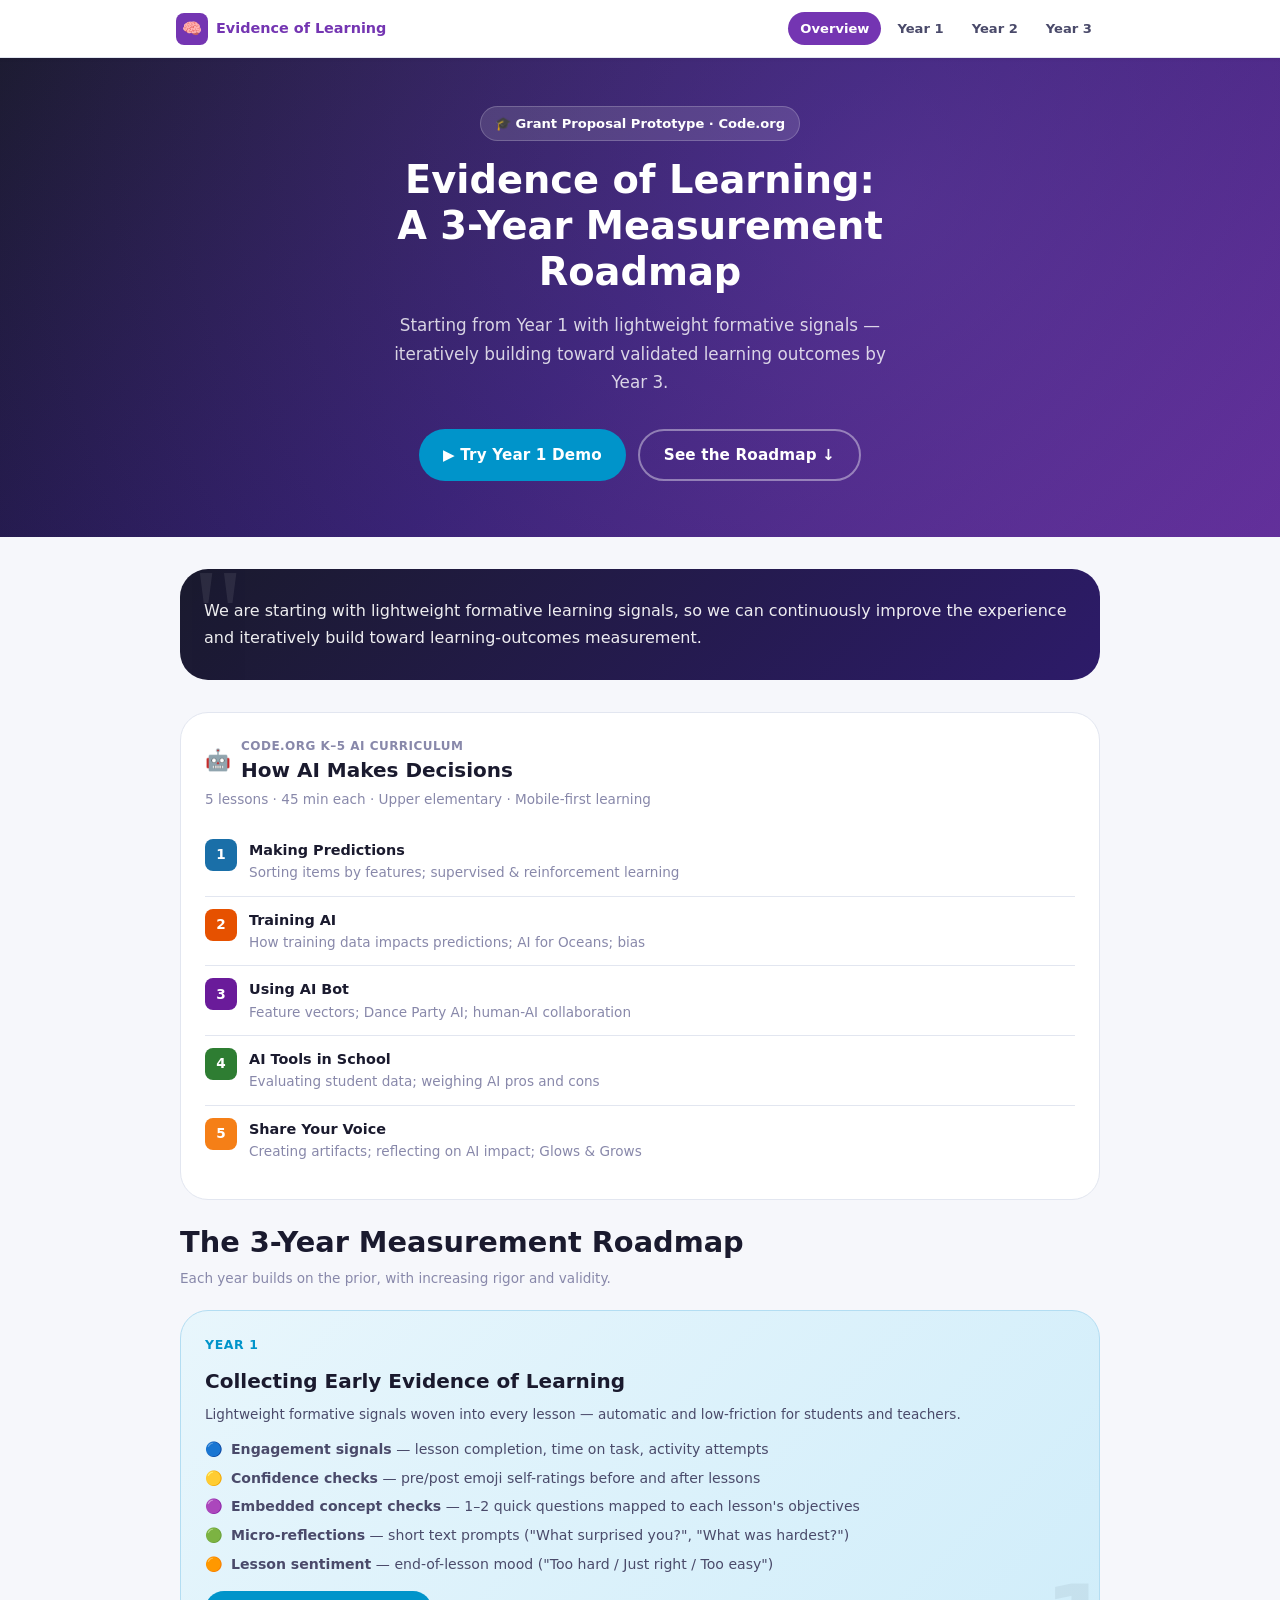
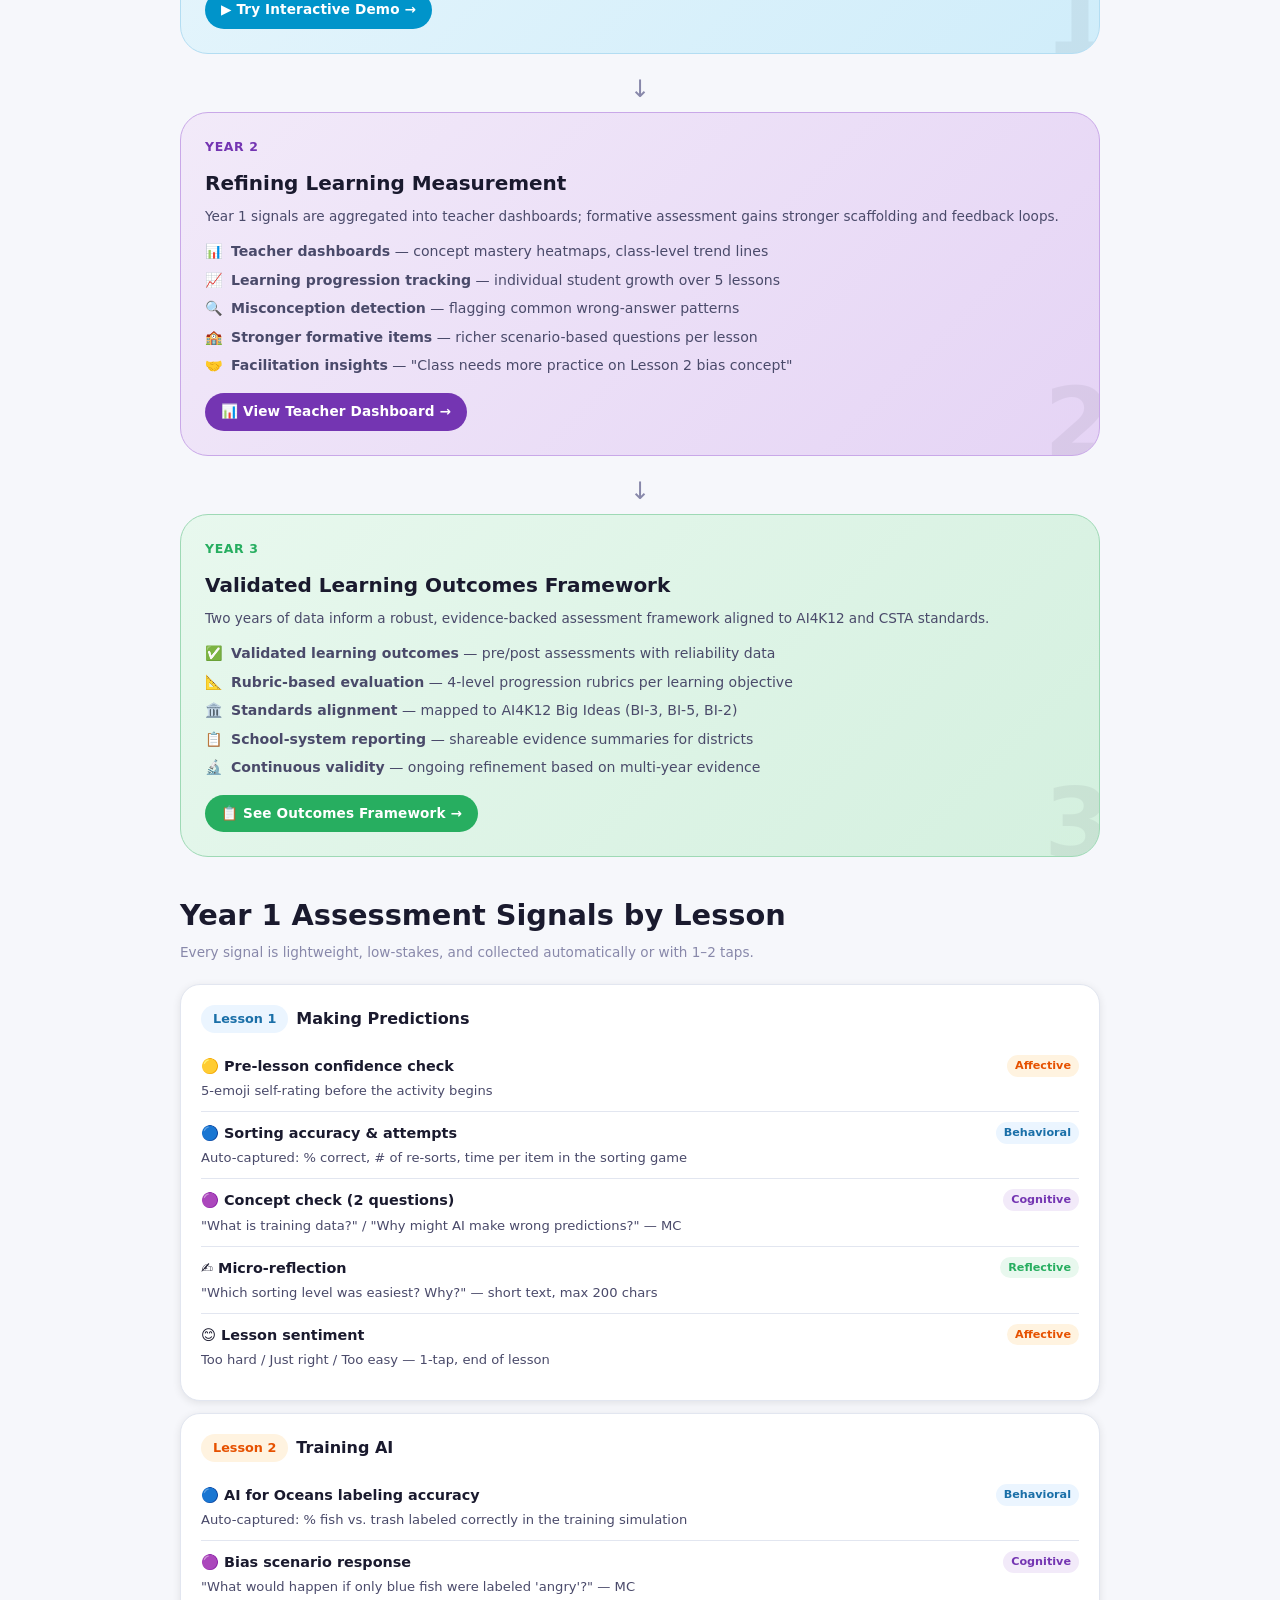
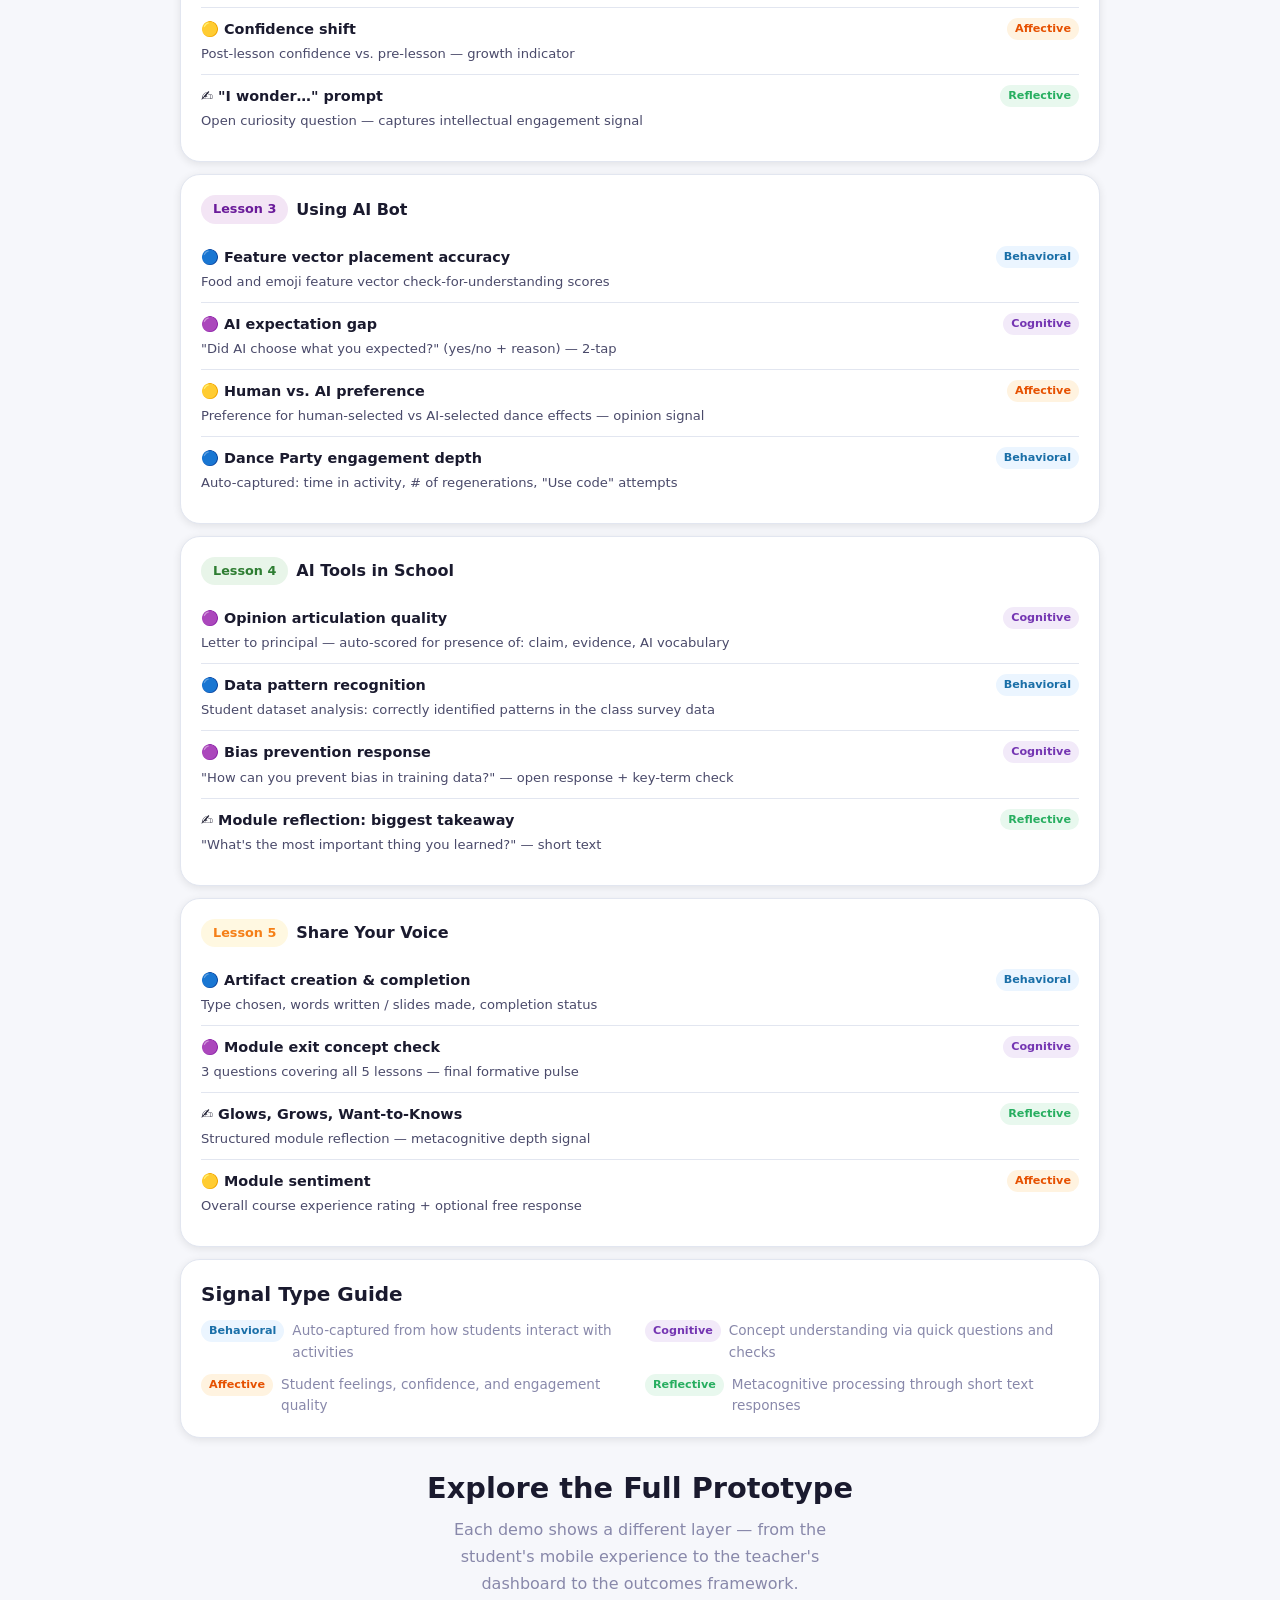
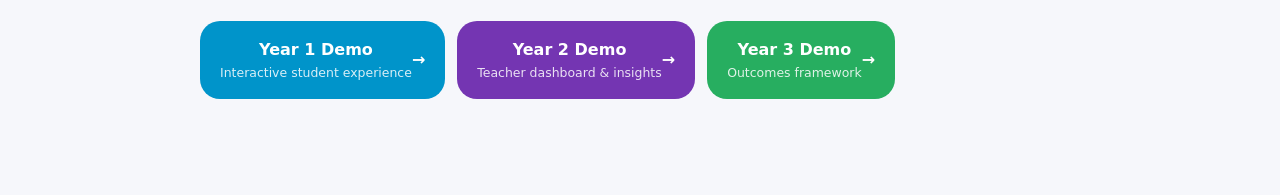
<file: index.html>
<!DOCTYPE html>
<html lang="en">
<head>
  <meta charset="UTF-8">
  <meta name="viewport" content="width=device-width, initial-scale=1.0">
  <title>Evidence of Learning – 3-Year Measurement Roadmap</title>
  <link rel="stylesheet" href="style.css">
  <style>
    .roadmap-header { text-align: center; padding: 40px 20px 32px; }
    .position-quote {
      background: linear-gradient(135deg, #1A1A2E, #2D1B69);
      color: white;
      border-radius: var(--r-xl);
      padding: 28px 24px;
      margin-bottom: 32px;
      position: relative;
      overflow: hidden;
    }
    .position-quote::before {
      content: '"';
      position: absolute;
      top: -20px; left: 12px;
      font-size: 8rem;
      opacity: 0.08;
      font-family: Georgia, serif;
      line-height: 1;
    }
    .position-quote p { color: rgba(255,255,255,0.92); font-size: 1rem; line-height: 1.7; position: relative; z-index: 1; }
    .course-overview { background: var(--surface); border-radius: var(--r-xl); padding: 24px; margin-bottom: 24px; border: 1px solid var(--border); }
    .lesson-pill {
      display: flex; align-items: flex-start; gap: 12px;
      padding: 12px 0;
      border-bottom: 1px solid var(--border);
    }
    .lesson-pill:last-child { border-bottom: none; }
    .lesson-num {
      min-width: 32px; height: 32px;
      border-radius: var(--r-sm);
      display: flex; align-items: center; justify-content: center;
      font-weight: 800;
      font-size: 0.85rem;
      color: white;
    }
    .signals-section { margin-top: 24px; }
    .signal-table { width: 100%; }
    .signal-table-row {
      display: grid;
      grid-template-columns: 1fr auto;
      gap: 12px;
      padding: 10px 0;
      border-bottom: 1px solid var(--border);
      align-items: start;
    }
    .signal-table-row:last-child { border-bottom: none; }
    .signal-name { font-weight: 600; font-size: 0.9rem; }
    .signal-desc { font-size: 0.82rem; color: var(--text-2); margin-top: 2px; }
    .signal-tag {
      padding: 2px 8px;
      border-radius: var(--r-full);
      font-size: 0.7rem;
      font-weight: 700;
      white-space: nowrap;
    }
    .signal-tag.behavioral   { background: #EBF5FF; color: #1A6FA8; }
    .signal-tag.cognitive    { background: var(--y2-bg); color: var(--y2); }
    .signal-tag.affective    { background: #FFF3E0; color: #E65100; }
    .signal-tag.reflective   { background: var(--y3-bg); color: var(--y3); }
    .year-card {
      border-radius: var(--r-xl);
      padding: 24px;
      margin-bottom: 16px;
      position: relative;
      overflow: hidden;
    }
    .year-card::after {
      content: attr(data-year);
      position: absolute;
      right: -12px; bottom: -16px;
      font-size: 6rem;
      font-weight: 900;
      opacity: 0.06;
      line-height: 1;
    }
    .year-card.y1 { background: linear-gradient(135deg, #E8F6FC, #D0EDFA); border: 1px solid #B3DDF2; }
    .year-card.y2 { background: linear-gradient(135deg, #F2EAF9, #E5D4F5); border: 1px solid #C9A8E8; }
    .year-card.y3 { background: linear-gradient(135deg, #E8F8EE, #D4F0DF); border: 1px solid #9ED9B5; }
    .year-card h3 { margin-bottom: 4px; }
    .year-card .year-label { font-size: 0.78rem; font-weight: 700; letter-spacing: 0.05em; text-transform: uppercase; margin-bottom: 12px; }
    .y1 .year-label { color: var(--y1); }
    .y2 .year-label { color: var(--y2); }
    .y3 .year-label { color: var(--y3); }
    .signals-list { margin-top: 12px; display: flex; flex-direction: column; gap: 6px; }
    .signals-list li {
      display: flex; align-items: flex-start; gap: 8px;
      font-size: 0.88rem; color: var(--text-2);
      list-style: none;
    }
    .arrow-connector {
      text-align: center;
      font-size: 1.5rem;
      color: var(--text-muted);
      margin: 4px 0;
    }
    .cta-block {
      text-align: center;
      padding: 32px 20px;
    }
    .cta-links { display: flex; flex-direction: column; gap: 12px; max-width: 320px; margin: 0 auto; }
    .demo-link {
      display: flex; align-items: center; justify-content: space-between;
      padding: 16px 20px;
      border-radius: var(--r-lg);
      text-decoration: none;
      font-weight: 700;
      transition: var(--t-med);
      color: white;
    }
    .demo-link:hover { transform: translateY(-2px); box-shadow: var(--shadow-md); }
    .demo-link.y1 { background: var(--y1); }
    .demo-link.y2 { background: var(--y2); }
    .demo-link.y3 { background: var(--y3); }
    .demo-link-sub { font-size: 0.78rem; opacity: 0.85; font-weight: 400; }
    .two-col { display: grid; grid-template-columns: 1fr 1fr; gap: 16px; }
    @media (min-width: 640px) {
      .cta-links { flex-direction: row; max-width: 100%; }
    }
  </style>
</head>
<body>

<!-- Navigation -->
<nav class="site-nav">
  <div class="nav-inner">
    <a href="index.html" class="nav-logo">
      <div class="logo-icon">🧠</div>
      <span>Evidence of Learning</span>
    </a>
    <div class="nav-links">
      <a href="index.html"  class="nav-link active">Overview</a>
      <a href="year1.html"  class="nav-link y1">Year 1</a>
      <a href="year2.html"  class="nav-link y2">Year 2</a>
      <a href="year3.html"  class="nav-link y3">Year 3</a>
    </div>
  </div>
</nav>

<!-- Hero -->
<section class="hero">
  <div class="hero-content">
    <div class="hero-badge">🎓 Grant Proposal Prototype · Code.org</div>
    <h1>Evidence of Learning:<br>A 3-Year Measurement Roadmap</h1>
    <p>Starting from Year 1 with lightweight formative signals — iteratively building toward validated learning outcomes by Year 3.</p>
    <div class="hero-cta">
      <a href="year1.html" class="btn btn-y1">▶ Try Year 1 Demo</a>
      <a href="#roadmap"   class="btn btn-outline" style="color:white;border-color:rgba(255,255,255,0.4)">See the Roadmap ↓</a>
    </div>
  </div>
</section>

<!-- Main Content -->
<main class="container-wide" style="padding-top:32px; padding-bottom:64px;">

  <!-- Position Statement -->
  <div class="position-quote">
<p>We are starting with lightweight formative learning signals, so we can continuously improve the experience and iteratively build toward learning-outcomes measurement.</p>
  </div>

  <!-- Course Overview -->
  <div class="course-overview">
    <div style="display:flex;align-items:center;gap:10px;margin-bottom:4px;">
      <span style="font-size:1.3rem;">🤖</span>
      <div>
        <div style="font-size:0.75rem;color:var(--text-muted);font-weight:700;text-transform:uppercase;letter-spacing:0.04em;">Code.org K–5 AI Curriculum</div>
        <h3 style="margin:0;">How AI Makes Decisions</h3>
      </div>
    </div>
    <p class="text-sm text-muted" style="margin-bottom:16px;">5 lessons · 45 min each · Upper elementary · Mobile-first learning</p>

    <div>
      <div class="lesson-pill">
        <div class="lesson-num" style="background:#1A6FA8;">1</div>
        <div>
          <div class="font-bold" style="font-size:0.9rem;">Making Predictions</div>
          <div class="text-sm text-muted">Sorting items by features; supervised & reinforcement learning</div>
        </div>
      </div>
      <div class="lesson-pill">
        <div class="lesson-num" style="background:#E65100;">2</div>
        <div>
          <div class="font-bold" style="font-size:0.9rem;">Training AI</div>
          <div class="text-sm text-muted">How training data impacts predictions; AI for Oceans; bias</div>
        </div>
      </div>
      <div class="lesson-pill">
        <div class="lesson-num" style="background:#6A1B9A;">3</div>
        <div>
          <div class="font-bold" style="font-size:0.9rem;">Using AI Bot</div>
          <div class="text-sm text-muted">Feature vectors; Dance Party AI; human-AI collaboration</div>
        </div>
      </div>
      <div class="lesson-pill">
        <div class="lesson-num" style="background:#2E7D32;">4</div>
        <div>
          <div class="font-bold" style="font-size:0.9rem;">AI Tools in School</div>
          <div class="text-sm text-muted">Evaluating student data; weighing AI pros and cons</div>
        </div>
      </div>
      <div class="lesson-pill">
        <div class="lesson-num" style="background:#F57F17;">5</div>
        <div>
          <div class="font-bold" style="font-size:0.9rem;">Share Your Voice</div>
          <div class="text-sm text-muted">Creating artifacts; reflecting on AI impact; Glows & Grows</div>
        </div>
      </div>
    </div>
  </div>

  <!-- 3-Year Roadmap -->
  <div id="roadmap" style="scroll-margin-top:80px;">
    <h2 style="margin-bottom:6px;">The 3-Year Measurement Roadmap</h2>
    <p class="text-muted text-sm" style="margin-bottom:20px;">Each year builds on the prior, with increasing rigor and validity.</p>

    <!-- Year 1 Card -->
    <div class="year-card y1" data-year="1">
      <div class="year-label">Year 1</div>
      <h3>Collecting Early Evidence of Learning</h3>
      <p class="text-sm" style="margin:8px 0 12px;color:var(--text-2);">Lightweight formative signals woven into every lesson — automatic and low-friction for students and teachers.</p>
      <ul class="signals-list">
        <li>🔵 <span><strong>Engagement signals</strong> — lesson completion, time on task, activity attempts</span></li>
        <li>🟡 <span><strong>Confidence checks</strong> — pre/post emoji self-ratings before and after lessons</span></li>
        <li>🟣 <span><strong>Embedded concept checks</strong> — 1–2 quick questions mapped to each lesson's objectives</span></li>
        <li>🟢 <span><strong>Micro-reflections</strong> — short text prompts ("What surprised you?", "What was hardest?")</span></li>
        <li>🟠 <span><strong>Lesson sentiment</strong> — end-of-lesson mood ("Too hard / Just right / Too easy")</span></li>
      </ul>
      <a href="year1.html" class="btn btn-y1 btn-sm" style="margin-top:16px;">▶ Try Interactive Demo →</a>
    </div>

    <div class="arrow-connector">↓</div>

    <!-- Year 2 Card -->
    <div class="year-card y2" data-year="2">
      <div class="year-label">Year 2</div>
      <h3>Refining Learning Measurement</h3>
      <p class="text-sm" style="margin:8px 0 12px;color:var(--text-2);">Year 1 signals are aggregated into teacher dashboards; formative assessment gains stronger scaffolding and feedback loops.</p>
      <ul class="signals-list">
        <li>📊 <span><strong>Teacher dashboards</strong> — concept mastery heatmaps, class-level trend lines</span></li>
        <li>📈 <span><strong>Learning progression tracking</strong> — individual student growth over 5 lessons</span></li>
        <li>🔍 <span><strong>Misconception detection</strong> — flagging common wrong-answer patterns</span></li>
        <li>🏫 <span><strong>Stronger formative items</strong> — richer scenario-based questions per lesson</span></li>
        <li>🤝 <span><strong>Facilitation insights</strong> — "Class needs more practice on Lesson 2 bias concept"</span></li>
      </ul>
      <a href="year2.html" class="btn btn-y2 btn-sm" style="margin-top:16px;">📊 View Teacher Dashboard →</a>
    </div>

    <div class="arrow-connector">↓</div>

    <!-- Year 3 Card -->
    <div class="year-card y3" data-year="3">
      <div class="year-label">Year 3</div>
      <h3>Validated Learning Outcomes Framework</h3>
      <p class="text-sm" style="margin:8px 0 12px;color:var(--text-2);">Two years of data inform a robust, evidence-backed assessment framework aligned to AI4K12 and CSTA standards.</p>
      <ul class="signals-list">
        <li>✅ <span><strong>Validated learning outcomes</strong> — pre/post assessments with reliability data</span></li>
        <li>📐 <span><strong>Rubric-based evaluation</strong> — 4-level progression rubrics per learning objective</span></li>
        <li>🏛️ <span><strong>Standards alignment</strong> — mapped to AI4K12 Big Ideas (BI-3, BI-5, BI-2)</span></li>
        <li>📋 <span><strong>School-system reporting</strong> — shareable evidence summaries for districts</span></li>
        <li>🔬 <span><strong>Continuous validity</strong> — ongoing refinement based on multi-year evidence</span></li>
      </ul>
      <a href="year3.html" class="btn btn-y3 btn-sm" style="margin-top:16px;">📋 See Outcomes Framework →</a>
    </div>
  </div>

  <!-- Assessment Signals by Lesson -->
  <div style="margin-top:40px;">
    <h2 style="margin-bottom:6px;">Year 1 Assessment Signals by Lesson</h2>
    <p class="text-muted text-sm" style="margin-bottom:20px;">Every signal is lightweight, low-stakes, and collected automatically or with 1–2 taps.</p>

    <!-- L1 -->
    <div class="card" style="margin-bottom:12px;">
      <div style="display:flex;align-items:center;gap:8px;margin-bottom:12px;">
        <span class="lesson-chip l1">Lesson 1</span>
        <span class="font-bold">Making Predictions</span>
      </div>
      <div class="signal-table">
        <div class="signal-table-row">
          <div><div class="signal-name">🟡 Pre-lesson confidence check</div><div class="signal-desc">5-emoji self-rating before the activity begins</div></div>
          <span class="signal-tag affective">Affective</span>
        </div>
        <div class="signal-table-row">
          <div><div class="signal-name">🔵 Sorting accuracy & attempts</div><div class="signal-desc">Auto-captured: % correct, # of re-sorts, time per item in the sorting game</div></div>
          <span class="signal-tag behavioral">Behavioral</span>
        </div>
        <div class="signal-table-row">
          <div><div class="signal-name">🟣 Concept check (2 questions)</div><div class="signal-desc">"What is training data?" / "Why might AI make wrong predictions?" — MC</div></div>
          <span class="signal-tag cognitive">Cognitive</span>
        </div>
        <div class="signal-table-row">
          <div><div class="signal-name">✍️ Micro-reflection</div><div class="signal-desc">"Which sorting level was easiest? Why?" — short text, max 200 chars</div></div>
          <span class="signal-tag reflective">Reflective</span>
        </div>
        <div class="signal-table-row">
          <div><div class="signal-name">😊 Lesson sentiment</div><div class="signal-desc">Too hard / Just right / Too easy — 1-tap, end of lesson</div></div>
          <span class="signal-tag affective">Affective</span>
        </div>
      </div>
    </div>

    <!-- L2 -->
    <div class="card" style="margin-bottom:12px;">
      <div style="display:flex;align-items:center;gap:8px;margin-bottom:12px;">
        <span class="lesson-chip l2">Lesson 2</span>
        <span class="font-bold">Training AI</span>
      </div>
      <div class="signal-table">
        <div class="signal-table-row">
          <div><div class="signal-name">🔵 AI for Oceans labeling accuracy</div><div class="signal-desc">Auto-captured: % fish vs. trash labeled correctly in the training simulation</div></div>
          <span class="signal-tag behavioral">Behavioral</span>
        </div>
        <div class="signal-table-row">
          <div><div class="signal-name">🟣 Bias scenario response</div><div class="signal-desc">"What would happen if only blue fish were labeled 'angry'?" — MC</div></div>
          <span class="signal-tag cognitive">Cognitive</span>
        </div>
        <div class="signal-table-row">
          <div><div class="signal-name">🟡 Confidence shift</div><div class="signal-desc">Post-lesson confidence vs. pre-lesson — growth indicator</div></div>
          <span class="signal-tag affective">Affective</span>
        </div>
        <div class="signal-table-row">
          <div><div class="signal-name">✍️ "I wonder…" prompt</div><div class="signal-desc">Open curiosity question — captures intellectual engagement signal</div></div>
          <span class="signal-tag reflective">Reflective</span>
        </div>
      </div>
    </div>

    <!-- L3 -->
    <div class="card" style="margin-bottom:12px;">
      <div style="display:flex;align-items:center;gap:8px;margin-bottom:12px;">
        <span class="lesson-chip l3">Lesson 3</span>
        <span class="font-bold">Using AI Bot</span>
      </div>
      <div class="signal-table">
        <div class="signal-table-row">
          <div><div class="signal-name">🔵 Feature vector placement accuracy</div><div class="signal-desc">Food and emoji feature vector check-for-understanding scores</div></div>
          <span class="signal-tag behavioral">Behavioral</span>
        </div>
        <div class="signal-table-row">
          <div><div class="signal-name">🟣 AI expectation gap</div><div class="signal-desc">"Did AI choose what you expected?" (yes/no + reason) — 2-tap</div></div>
          <span class="signal-tag cognitive">Cognitive</span>
        </div>
        <div class="signal-table-row">
          <div><div class="signal-name">🟡 Human vs. AI preference</div><div class="signal-desc">Preference for human-selected vs AI-selected dance effects — opinion signal</div></div>
          <span class="signal-tag affective">Affective</span>
        </div>
        <div class="signal-table-row">
          <div><div class="signal-name">🔵 Dance Party engagement depth</div><div class="signal-desc">Auto-captured: time in activity, # of regenerations, "Use code" attempts</div></div>
          <span class="signal-tag behavioral">Behavioral</span>
        </div>
      </div>
    </div>

    <!-- L4 -->
    <div class="card" style="margin-bottom:12px;">
      <div style="display:flex;align-items:center;gap:8px;margin-bottom:12px;">
        <span class="lesson-chip l4">Lesson 4</span>
        <span class="font-bold">AI Tools in School</span>
      </div>
      <div class="signal-table">
        <div class="signal-table-row">
          <div><div class="signal-name">🟣 Opinion articulation quality</div><div class="signal-desc">Letter to principal — auto-scored for presence of: claim, evidence, AI vocabulary</div></div>
          <span class="signal-tag cognitive">Cognitive</span>
        </div>
        <div class="signal-table-row">
          <div><div class="signal-name">🔵 Data pattern recognition</div><div class="signal-desc">Student dataset analysis: correctly identified patterns in the class survey data</div></div>
          <span class="signal-tag behavioral">Behavioral</span>
        </div>
        <div class="signal-table-row">
          <div><div class="signal-name">🟣 Bias prevention response</div><div class="signal-desc">"How can you prevent bias in training data?" — open response + key-term check</div></div>
          <span class="signal-tag cognitive">Cognitive</span>
        </div>
        <div class="signal-table-row">
          <div><div class="signal-name">✍️ Module reflection: biggest takeaway</div><div class="signal-desc">"What's the most important thing you learned?" — short text</div></div>
          <span class="signal-tag reflective">Reflective</span>
        </div>
      </div>
    </div>

    <!-- L5 -->
    <div class="card" style="margin-bottom:12px;">
      <div style="display:flex;align-items:center;gap:8px;margin-bottom:12px;">
        <span class="lesson-chip l5">Lesson 5</span>
        <span class="font-bold">Share Your Voice</span>
      </div>
      <div class="signal-table">
        <div class="signal-table-row">
          <div><div class="signal-name">🔵 Artifact creation & completion</div><div class="signal-desc">Type chosen, words written / slides made, completion status</div></div>
          <span class="signal-tag behavioral">Behavioral</span>
        </div>
        <div class="signal-table-row">
          <div><div class="signal-name">🟣 Module exit concept check</div><div class="signal-desc">3 questions covering all 5 lessons — final formative pulse</div></div>
          <span class="signal-tag cognitive">Cognitive</span>
        </div>
        <div class="signal-table-row">
          <div><div class="signal-name">✍️ Glows, Grows, Want-to-Knows</div><div class="signal-desc">Structured module reflection — metacognitive depth signal</div></div>
          <span class="signal-tag reflective">Reflective</span>
        </div>
        <div class="signal-table-row">
          <div><div class="signal-name">🟡 Module sentiment</div><div class="signal-desc">Overall course experience rating + optional free response</div></div>
          <span class="signal-tag affective">Affective</span>
        </div>
      </div>
    </div>
  </div>

  <!-- Signal Type Legend -->
  <div class="card" style="margin-top:8px;">
    <h3 style="margin-bottom:12px;">Signal Type Guide</h3>
    <div style="display:grid;grid-template-columns:1fr 1fr;gap:10px;">
      <div style="display:flex;align-items:flex-start;gap:8px;">
        <span class="signal-tag behavioral" style="flex-shrink:0;">Behavioral</span>
        <span class="text-sm text-muted">Auto-captured from how students interact with activities</span>
      </div>
      <div style="display:flex;align-items:flex-start;gap:8px;">
        <span class="signal-tag cognitive" style="flex-shrink:0;">Cognitive</span>
        <span class="text-sm text-muted">Concept understanding via quick questions and checks</span>
      </div>
      <div style="display:flex;align-items:flex-start;gap:8px;">
        <span class="signal-tag affective" style="flex-shrink:0;">Affective</span>
        <span class="text-sm text-muted">Student feelings, confidence, and engagement quality</span>
      </div>
      <div style="display:flex;align-items:flex-start;gap:8px;">
        <span class="signal-tag reflective" style="flex-shrink:0;">Reflective</span>
        <span class="text-sm text-muted">Metacognitive processing through short text responses</span>
      </div>
    </div>
  </div>

  <!-- CTA -->
  <div class="cta-block">
    <h2 style="margin-bottom:8px;">Explore the Full Prototype</h2>
    <p class="text-muted" style="margin-bottom:24px;max-width:400px;margin-left:auto;margin-right:auto;">Each demo shows a different layer — from the student's mobile experience to the teacher's dashboard to the outcomes framework.</p>
    <div class="cta-links">
      <a href="year1.html" class="demo-link y1">
        <div>
          <div>Year 1 Demo</div>
          <div class="demo-link-sub">Interactive student experience</div>
        </div>
        <span>→</span>
      </a>
      <a href="year2.html" class="demo-link y2">
        <div>
          <div>Year 2 Demo</div>
          <div class="demo-link-sub">Teacher dashboard & insights</div>
        </div>
        <span>→</span>
      </a>
      <a href="year3.html" class="demo-link y3">
        <div>
          <div>Year 3 Demo</div>
          <div class="demo-link-sub">Outcomes framework</div>
        </div>
        <span>→</span>
      </a>
    </div>
  </div>

</main>

</body>
</html>
</file>
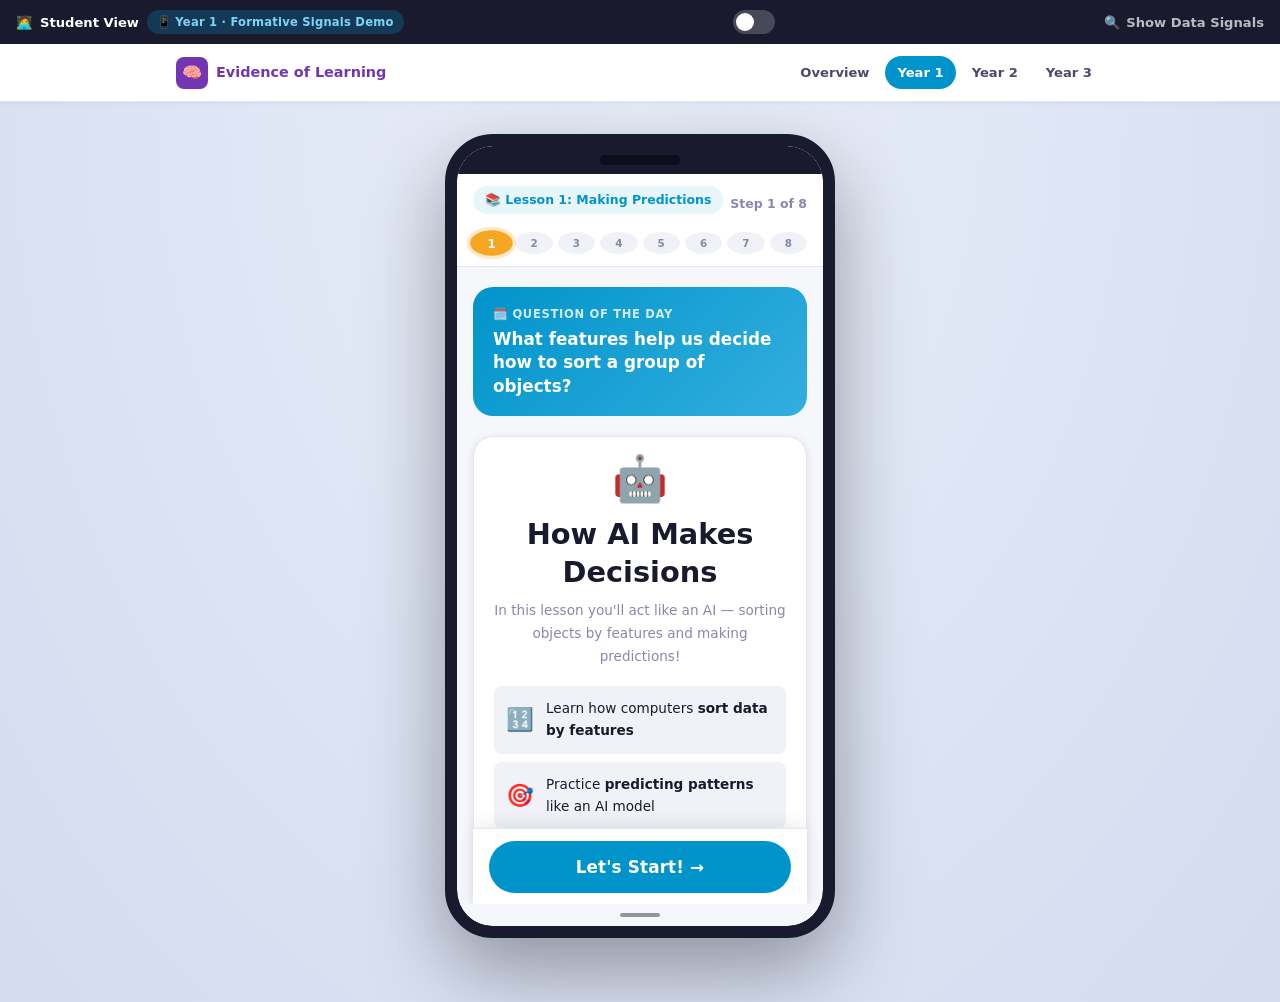
<file: year1.html>
<!DOCTYPE html>
<html lang="en">
<head>
  <meta charset="UTF-8">
  <meta name="viewport" content="width=device-width, initial-scale=1.0">
  <title>Year 1: Collecting Early Evidence of Learning</title>
  <link rel="stylesheet" href="style.css">
  <style>
    /* ── Page Background ── */
    body { background: #F6F7FB; }

    /* ══════════════════════════════════════════
       PHONE MOCKUP FRAME (desktop only ≥640px)
       ══════════════════════════════════════════ */
    @media (min-width: 640px) {
      /* Push everything under teacher-bar + site-nav */
      .phone-scene {
        display: flex;
        justify-content: center;
        align-items: flex-start;
        padding: 32px 20px 64px;
        min-height: calc(100vh - 96px);
        background: radial-gradient(ellipse at 50% 0%, #E8EEF8 0%, #D4DBF0 100%);
      }

      .phone-wrapper {
        position: relative;
        width: 390px;
        flex-shrink: 0;
        background: #1A1A2E;
        border: 12px solid #1A1A2E;
        border-radius: 48px;
        box-shadow:
          0 32px 80px rgba(0,0,0,0.35),
          0 0 0 1px rgba(255,255,255,0.08) inset,
          0 2px 0 rgba(255,255,255,0.15) inset;
        overflow: hidden;
      }

      /* Side buttons (decorative) */
      .phone-wrapper::before {
        content: '';
        position: absolute;
        left: -16px;
        top: 88px;
        width: 4px;
        height: 34px;
        background: #111;
        border-radius: 2px 0 0 2px;
        box-shadow: 0 48px 0 #111, 0 90px 0 #111;
      }
      .phone-wrapper::after {
        content: '';
        position: absolute;
        right: -16px;
        top: 108px;
        width: 4px;
        height: 64px;
        background: #111;
        border-radius: 0 2px 2px 0;
      }

      /* Glass screen bezel */
      .phone-screen {
        background: #F6F7FB;
        border-radius: 36px;
        overflow: hidden;
        height: 780px;
        display: flex;
        flex-direction: column;
      }

      /* Scrollable content area */
      .phone-content {
        flex: 1;
        overflow-y: auto;
        overflow-x: hidden;
        scroll-behavior: smooth;
        /* Hide scrollbar inside phone */
        -ms-overflow-style: none;
        scrollbar-width: none;
      }
      .phone-content::-webkit-scrollbar { display: none; }
    }

    @media (max-width: 639px) {
      .phone-scene { display: contents; }
      .phone-wrapper { display: contents; }
      .phone-screen { display: contents; }
      .phone-content { display: contents; }
    }

    /* ── Notch bar ── */
    .phone-notch-bar {
      height: 28px;
      background: #1A1A2E;
      display: flex;
      align-items: center;
      justify-content: center;
      flex-shrink: 0;
    }
    .phone-notch-pill {
      width: 80px;
      height: 10px;
      background: #0D0D1A;
      border-radius: 9999px;
    }
    @media (max-width: 639px) {
      .phone-notch-bar { display: none; }
    }

    /* ── Home indicator ── */
    .phone-home-bar {
      height: 22px;
      background: #F6F7FB;
      display: flex;
      align-items: center;
      justify-content: center;
      flex-shrink: 0;
    }
    .phone-home-pill {
      width: 40px;
      height: 4px;
      background: #333;
      border-radius: 9999px;
      opacity: 0.5;
    }
    @media (max-width: 639px) {
      .phone-home-bar { display: none; }
    }

    /* ── Floating signals counter ── */
    .signals-counter {
      display: none; /* shown only in teacher mode */
      position: absolute;
      bottom: 36px;
      right: -54px;
      background: #1A1A2E;
      color: #F5A623;
      font-size: 0.7rem;
      font-weight: 700;
      padding: 6px 10px;
      border-radius: var(--r-full);
      white-space: nowrap;
      box-shadow: var(--shadow-md);
      z-index: 300;
      writing-mode: horizontal-tb;
      letter-spacing: 0.02em;
    }
    .teacher-mode .signals-counter { display: block; }
    @media (max-width: 639px) {
      .signals-counter {
        position: fixed;
        bottom: 80px;
        right: 12px;
        writing-mode: horizontal-tb;
      }
      .teacher-mode .signals-counter { display: block; }
    }

    /* ── Wizard shell overrides inside phone ── */
    @media (min-width: 640px) {
      .wizard-shell {
        max-width: 100%;
        margin: 0;
        padding: 0 0 80px;
        min-height: auto;
        border: none !important;
        border-radius: 0 !important;
        overflow: visible;
      }
      .wizard-header {
        position: sticky;
        top: 0;
        z-index: 90;
      }
      .bottom-nav {
        position: sticky !important;
        bottom: 0;
        left: 0;
        right: 0;
        max-width: 100%;
        border-radius: 0;
        box-shadow: 0 -4px 16px rgba(0,0,0,0.08);
      }
    }

    /* ── Question of the Day banner ── */
    .question-of-day {
      background: linear-gradient(135deg, var(--y1), var(--teal-light));
      color: white;
      border-radius: var(--r-lg);
      padding: 18px 20px;
      margin-bottom: 20px;
    }
    .question-of-day .qod-label {
      font-size: 0.72rem;
      font-weight: 700;
      letter-spacing: 0.06em;
      text-transform: uppercase;
      opacity: 0.8;
      margin-bottom: 4px;
    }
    .question-of-day p {
      font-size: 1.05rem;
      font-weight: 600;
      line-height: 1.4;
    }

    /* ── Progress dots (numbered) ── */
    .step-indicators {
      display: flex;
      gap: 5px;
      align-items: center;
      margin-bottom: 0;
    }
    .step-dot {
      width: 22px;
      height: 22px;
      border-radius: 50%;
      display: flex;
      align-items: center;
      justify-content: center;
      font-size: 0.65rem;
      font-weight: 800;
      flex-shrink: 0;
      background: var(--surface-2);
      color: var(--text-muted);
      transition: all var(--t-med);
      border: 2px solid transparent;
    }
    .step-dot.done {
      background: var(--y1);
      color: white;
      border-color: var(--y1);
    }
    .step-dot.done::after {
      content: '✓';
      font-size: 0.65rem;
    }
    /* Override number with checkmark when done */
    .step-dot.done { font-size: 0; }
    .step-dot.done::after { font-size: 0.7rem; }
    .step-dot.current {
      background: var(--orange);
      color: white;
      border-color: var(--orange);
      box-shadow: 0 0 0 3px rgba(245,166,35,0.25);
      transform: scale(1.15);
    }

    /* ── Confidence emoji buttons ── */
    .emoji-btn {
      width: 60px;
      height: 60px;
      border-radius: 50%;
      border: 3px solid var(--border);
      background: var(--surface);
      font-size: 1.8rem;
      display: flex;
      align-items: center;
      justify-content: center;
      cursor: pointer;
      transition: var(--t-med);
    }
    .emoji-btn:hover { transform: scale(1.1); border-color: var(--orange); }
    .emoji-btn.selected {
      border-color: var(--y1);
      background: var(--y1-bg);
      transform: scale(1.15);
      box-shadow: 0 0 0 5px rgba(0,148,202,0.18);
    }

    /* ── Sorting warm-up items ── */
    .sorting-warmup-grid {
      display: grid;
      grid-template-columns: 1fr 1fr;
      gap: 10px;
      margin-bottom: 16px;
    }
    .sort-item {
      display: flex;
      flex-direction: column;
      align-items: center;
      justify-content: center;
      gap: 8px;
      padding: 18px 12px;
      min-height: 96px;
      border: 2.5px solid var(--border);
      border-radius: var(--r-lg);
      cursor: pointer;
      background: var(--surface);
      transition: var(--t-med);
      font-size: 1rem;
      font-weight: 600;
      color: var(--text-2);
    }
    .sort-item:hover { border-color: var(--orange); background: #FFF8EE; transform: translateY(-2px); box-shadow: var(--shadow-sm); }
    .sort-item.selected { border-color: var(--y1); background: var(--y1-bg); box-shadow: 0 0 0 4px rgba(0,148,202,0.15); }
    .sort-item .item-emoji { font-size: 2.5rem; line-height: 1; }

    /* ── Concept check choice buttons ── */
    .choice-btn {
      width: 100%;
      text-align: left;
      padding: 14px 16px;
      border: 2.5px solid var(--border);
      border-radius: var(--r-md);
      background: var(--surface);
      font-size: 0.9rem;
      cursor: pointer;
      transition: var(--t-med);
      display: flex;
      align-items: center;
      gap: 12px;
      min-height: 52px;
      line-height: 1.4;
    }
    .choice-btn:hover:not(:disabled) { border-color: var(--y1); background: var(--y1-bg); }

    .choice-letter {
      min-width: 34px;
      height: 34px;
      border-radius: 50%;
      display: flex;
      align-items: center;
      justify-content: center;
      font-weight: 800;
      font-size: 0.88rem;
      color: white;
      flex-shrink: 0;
      transition: var(--t-fast);
    }
    /* Color-coded letter circles */
    .choice-btn:nth-child(1) .choice-letter { background: #5B8DEF; }
    .choice-btn:nth-child(2) .choice-letter { background: #E05C68; }
    .choice-btn:nth-child(3) .choice-letter { background: #F5A623; }
    .choice-btn:nth-child(4) .choice-letter { background: #27AE60; }

    /* Selected/correct/wrong states */
    .choice-btn.correct {
      border-color: var(--success);
      background: var(--success-bg);
    }
    .choice-btn.correct .choice-letter { background: var(--success); }
    .choice-btn.selected-wrong {
      border-color: var(--danger);
      background: var(--danger-bg);
    }
    .choice-btn.selected-wrong .choice-letter { background: var(--danger); }
    .choice-btn:disabled { opacity: 0.75; cursor: not-allowed; }
    .choice-btn:disabled:not(.correct):not(.selected-wrong):hover { border-color: var(--border); background: var(--surface); }

    /* ── Correct reveal ── */
    .correct-answer-reveal {
      display: none;
      padding: 12px 14px;
      background: var(--success-bg);
      border-radius: var(--r-sm);
      border-left: 3px solid var(--success);
      font-size: 0.85rem;
      color: #1A5E35;
      margin-top: 10px;
      line-height: 1.5;
    }
    .correct-answer-reveal.show { display: block; }

    /* Wrong answer hint */
    .wrong-answer-hint {
      display: none;
      padding: 10px 14px;
      background: var(--danger-bg);
      border-radius: var(--r-sm);
      border-left: 3px solid var(--danger);
      font-size: 0.85rem;
      color: #7B1F1F;
      margin-top: 10px;
      line-height: 1.5;
    }
    .wrong-answer-hint.show { display: block; }

    /* ── Feedback message ── */
    .feedback-msg {
      padding: 12px 16px;
      border-radius: var(--r-md);
      font-weight: 600;
      font-size: 0.9rem;
      line-height: 1.4;
      display: none;
    }
    .feedback-msg.show { display: block; }
    .feedback-msg.correct { background: var(--success-bg); color: var(--success); }
    .feedback-msg.try-again { background: var(--warning-bg); color: var(--warning); }

    /* ── Reflection textarea ── */
    .reflection-area {
      width: 100%;
      border: 2px solid var(--border);
      border-radius: var(--r-md);
      padding: 14px;
      font-size: 0.95rem;
      font-family: var(--font);
      resize: none;
      transition: border-color var(--t-fast);
      color: var(--text);
      background: var(--surface);
      min-height: 110px;
    }
    .reflection-area:focus { outline: none; border-color: var(--y1); box-shadow: 0 0 0 3px rgba(0,148,202,0.12); }
    .char-count { text-align: right; font-size: 0.75rem; color: var(--text-muted); margin-top: 4px; }

    /* ── Word bank chips ── */
    .word-bank-chips { display: flex; flex-wrap: wrap; gap: 6px; margin-top: 8px; }
    .word-chip {
      padding: 7px 13px;
      border-radius: var(--r-full);
      background: var(--surface-2);
      border: 1.5px solid var(--border);
      font-size: 0.8rem;
      cursor: pointer;
      transition: var(--t-fast);
      min-height: 36px;
      display: flex;
      align-items: center;
    }
    .word-chip:hover { background: var(--y1-bg); border-color: var(--y1); color: var(--y1); }

    /* ── Summary ── */
    .summary-grid { display: flex; flex-direction: column; gap: 0; }
    .score-badge {
      display: inline-flex;
      align-items: center;
      gap: 6px;
      padding: 8px 20px;
      border-radius: var(--r-full);
      font-weight: 800;
      font-size: 1.1rem;
    }
    .score-perfect { background: var(--success-bg); color: var(--success); }
    .score-ok { background: var(--warning-bg); color: var(--warning); }

    /* ── Lesson badge ── */
    .lesson-badge {
      display: inline-flex;
      align-items: center;
      gap: 6px;
      background: var(--y1-bg);
      color: var(--y1);
      padding: 4px 12px;
      border-radius: var(--r-full);
      font-size: 0.78rem;
      font-weight: 700;
      margin-bottom: 8px;
    }

    .aha-text { font-size: 1.4rem; text-align: center; margin: 8px 0; }
    .step-header-text { font-size: 0.78rem; color: var(--text-muted); font-weight: 600; }

    /* ── Concept check header bubble ── */
    .check-header {
      display: flex;
      align-items: center;
      gap: 10px;
      margin-bottom: 14px;
      padding: 10px 14px;
      background: linear-gradient(90deg, var(--y1-bg), transparent);
      border-radius: var(--r-md);
      border-left: 4px solid var(--y1);
    }
    .check-num {
      background: var(--y1);
      color: white;
      width: 30px;
      height: 30px;
      border-radius: 50%;
      display: flex;
      align-items: center;
      justify-content: center;
      font-weight: 800;
      font-size: 0.9rem;
      flex-shrink: 0;
    }
    .check-label {
      font-size: 0.82rem;
      font-weight: 700;
      color: var(--y1);
      text-transform: uppercase;
      letter-spacing: 0.05em;
    }

    /* ── Final button ── */
    .final-btn {
      display: flex;
      align-items: center;
      justify-content: space-between;
      padding: 16px 20px;
      border-radius: var(--r-lg);
      text-decoration: none;
      font-weight: 700;
      transition: var(--t-med);
      color: white;
      background: var(--y2);
      margin-top: 8px;
      cursor: pointer;
      border: none;
      width: 100%;
      font-size: 1rem;
      min-height: 56px;
    }
    .final-btn:hover { background: var(--purple-dark); transform: translateY(-1px); box-shadow: var(--shadow-sm); }

    /* ── Step slide transitions ── */
    .step-screen {
      display: none;
      padding: 20px 16px;
    }
    .step-screen.active {
      display: block;
      animation: slideInRight 0.28s cubic-bezier(0.25, 0.46, 0.45, 0.94);
    }
    .step-screen.slide-out-left {
      animation: slideOutLeft 0.22s cubic-bezier(0.55, 0, 1, 0.45) forwards;
    }
    .step-screen.slide-in-from-left {
      animation: slideInLeft 0.28s cubic-bezier(0.25, 0.46, 0.45, 0.94);
    }
    @keyframes slideInRight {
      from { opacity: 0; transform: translateX(32px); }
      to   { opacity: 1; transform: translateX(0); }
    }
    @keyframes slideInLeft {
      from { opacity: 0; transform: translateX(-32px); }
      to   { opacity: 1; transform: translateX(0); }
    }
    @keyframes slideOutLeft {
      from { opacity: 1; transform: translateX(0); }
      to   { opacity: 0; transform: translateX(-32px); }
    }

    /* ── Reason tag row ── */
    .tag-row { display: flex; flex-wrap: wrap; gap: 8px; }
    .tag {
      padding: 8px 14px;
      border-radius: var(--r-full);
      font-size: 0.82rem;
      font-weight: 600;
      background: var(--surface-2);
      color: var(--text-2);
      cursor: pointer;
      border: 2px solid transparent;
      transition: var(--t-fast);
      min-height: 38px;
      display: inline-flex;
      align-items: center;
    }
    .tag:hover { border-color: var(--purple); color: var(--purple); }
    .tag.active { background: var(--y2-bg); color: var(--purple); border-color: var(--purple); }

    /* ── Teacher bar badge ── */
    .year-badge {
      background: rgba(0,148,202,0.25);
      color: #7FD4F5;
      padding: 3px 10px;
      border-radius: var(--r-full);
      font-size: 0.72rem;
      font-weight: 700;
      letter-spacing: 0.02em;
    }

    /* ── Intro feature list ── */
    .feature-list-item {
      display: flex;
      align-items: center;
      gap: 12px;
      padding: 12px;
      background: var(--surface-2);
      border-radius: var(--r-sm);
      min-height: 48px;
    }
    .feature-list-icon { font-size: 1.4rem; flex-shrink: 0; }

    /* ── Help prompt ── */
    #helpPrompt { display: none; margin-top: 14px; }

  </style>
</head>
<body id="pageBody">

<!-- Teacher Toggle Bar -->
<div class="teacher-bar">
  <div class="teacher-bar-left">
    <span>🧑‍💻</span>
    <span>Student View</span>
    <span class="year-badge">📱 Year 1 · Formative Signals Demo</span>
  </div>
  <label class="toggle-switch" title="Toggle teacher signal overlay">
    <input type="checkbox" id="teacherToggle" onchange="toggleTeacherMode(this)">
    <span class="toggle-track"></span>
  </label>
  <div style="display:flex;align-items:center;gap:6px;">
    <span style="color:var(--orange);">🔍</span>
    <span style="color:rgba(255,255,255,0.7);">Show Data Signals</span>
  </div>
</div>

<!-- Navigation -->
<nav class="site-nav">
  <div class="nav-inner">
    <a href="index.html" class="nav-logo">
      <div class="logo-icon">🧠</div>
      <span>Evidence of Learning</span>
    </a>
    <div class="nav-links">
      <a href="index.html"  class="nav-link">Overview</a>
      <a href="year1.html"  class="nav-link active y1">Year 1</a>
      <a href="year2.html"  class="nav-link y2">Year 2</a>
      <a href="year3.html"  class="nav-link y3">Year 3</a>
    </div>
  </div>
</nav>

<!-- Phone Scene Wrapper -->
<div class="phone-scene">
  <div class="phone-wrapper" id="phoneWrapper">
    <!-- Floating signals counter (teacher mode only) -->
    <div class="signals-counter" id="signalsCounter">📡 signals collected: 0</div>

    <div class="phone-screen">
      <!-- Notch bar -->
      <div class="phone-notch-bar">
        <div class="phone-notch-pill"></div>
      </div>

      <!-- Scrollable app content -->
      <div class="phone-content" id="phoneContent">

        <!-- App Shell -->
        <div class="wizard-shell">

          <!-- Sticky Header with Progress -->
          <div class="wizard-header">
            <div style="display:flex;justify-content:space-between;align-items:center;margin-bottom:10px;">
              <div class="lesson-badge">📚 Lesson 1: Making Predictions</div>
              <span class="step-header-text" id="stepLabel">Step 1 of 8</span>
            </div>
            <div class="step-indicators" id="stepIndicators">
              <!-- Generated by JS -->
            </div>
          </div>

          <!-- ─── STEP 1: WELCOME ─── -->
          <div class="step-screen active" id="step-1">
            <div class="question-of-day">
              <div class="qod-label">🗓️ Question of the Day</div>
              <p>What features help us decide how to sort a group of objects?</p>
            </div>

            <div class="signal-overlay">
              📡 <strong>Signal captured:</strong> Lesson started · timestamp recorded · student identified
            </div>

            <div class="card" style="margin-bottom:16px;">
              <div style="font-size:2.8rem;text-align:center;margin-bottom:14px;line-height:1;">🤖</div>
              <h2 style="text-align:center;margin-bottom:8px;">How AI Makes Decisions</h2>
              <p class="text-sm text-muted text-center" style="margin-bottom:18px;">In this lesson you'll act like an AI — sorting objects by features and making predictions!</p>
              <div style="display:flex;flex-direction:column;gap:8px;">
                <div class="feature-list-item">
                  <span class="feature-list-icon">🔢</span>
                  <span class="text-sm">Learn how computers <strong>sort data by features</strong></span>
                </div>
                <div class="feature-list-item">
                  <span class="feature-list-icon">🎯</span>
                  <span class="text-sm">Practice <strong>predicting patterns</strong> like an AI model</span>
                </div>
                <div class="feature-list-item">
                  <span class="feature-list-icon">💬</span>
                  <span class="text-sm">Discuss <strong>real-world examples</strong> of AI sorting</span>
                </div>
              </div>
            </div>

            <div class="bottom-nav">
              <button class="btn btn-y1 btn-block btn-lg" onclick="goToStep(2)">Let's Start! →</button>
            </div>
          </div>

          <!-- ─── STEP 2: PRE-LESSON CONFIDENCE ─── -->
          <div class="step-screen" id="step-2">
            <div class="card">
              <div class="aha-text">🤔</div>
              <h3 style="text-align:center;margin-bottom:4px;">Before we begin…</h3>
              <p class="text-sm text-muted text-center" style="margin-bottom:22px;">How confident are you about sorting things and making predictions?</p>

              <div class="emoji-row" id="confidenceRow" style="gap:10px;margin-bottom:8px;">
                <div style="text-align:center;">
                  <button class="emoji-btn" onclick="selectConfidence(this, 1)" title="Not sure at all">😰</button>
                  <div class="text-xs text-muted" style="margin-top:5px;">Not sure</div>
                </div>
                <div style="text-align:center;">
                  <button class="emoji-btn" onclick="selectConfidence(this, 2)" title="A little unsure">😕</button>
                  <div class="text-xs text-muted" style="margin-top:5px;">A bit unsure</div>
                </div>
                <div style="text-align:center;">
                  <button class="emoji-btn" onclick="selectConfidence(this, 3)" title="Neutral">😐</button>
                  <div class="text-xs text-muted" style="margin-top:5px;">Neutral</div>
                </div>
                <div style="text-align:center;">
                  <button class="emoji-btn" onclick="selectConfidence(this, 4)" title="Pretty confident">🙂</button>
                  <div class="text-xs text-muted" style="margin-top:5px;">Pretty good</div>
                </div>
                <div style="text-align:center;">
                  <button class="emoji-btn" onclick="selectConfidence(this, 5)" title="Very confident">😎</button>
                  <div class="text-xs text-muted" style="margin-top:5px;">Got it!</div>
                </div>
              </div>

              <div class="signal-overlay">
                📡 <strong>Signal captured:</strong> Pre-lesson confidence score (1–5 emoji) · Affective baseline for growth tracking
              </div>
            </div>

            <div class="bottom-nav">
              <button class="btn btn-outline" onclick="goToStep(1)">← Back</button>
              <button class="btn btn-y1 btn-block" id="confNext" onclick="goToStep(3)" disabled>Next →</button>
            </div>
          </div>

          <!-- ─── STEP 3: SORTING WARM-UP ─── -->
          <div class="step-screen" id="step-3">
            <div class="card">
              <div style="display:flex;align-items:center;gap:8px;margin-bottom:10px;">
                <span style="font-size:1.4rem;">🥐</span>
                <h3>Warm Up: Which Doesn't Belong?</h3>
              </div>
              <p class="text-sm text-muted" style="margin-bottom:18px;">These four pastries can be sorted in different ways. Tap the one that <em>doesn't belong</em> based on a feature you choose!</p>

              <div class="sorting-warmup-grid" id="sortingGrid">
                <button class="sort-item" onclick="selectItem(this, 'croissant')" id="item-croissant">
                  <span class="item-emoji">🥐</span>
                  <span>Croissant</span>
                </button>
                <button class="sort-item" onclick="selectItem(this, 'pancakes')" id="item-pancakes">
                  <span class="item-emoji">🥞</span>
                  <span>Pancakes</span>
                </button>
                <button class="sort-item" onclick="selectItem(this, 'donut')" id="item-donut">
                  <span class="item-emoji">🍩</span>
                  <span>Donut</span>
                </button>
                <button class="sort-item" onclick="selectItem(this, 'pretzel')" id="item-pretzel">
                  <span class="item-emoji">🥨</span>
                  <span>Pretzel</span>
                </button>
              </div>

              <div id="sortFeedback" class="feedback-msg">
                <!-- Filled by JS -->
              </div>

              <div id="reasonRow" style="display:none;margin-top:16px;">
                <p class="text-sm font-bold" style="margin-bottom:10px;">What feature made it different?</p>
                <div class="tag-row" id="reasonTags">
                  <button class="tag" onclick="selectReason(this, 'shape')">🔷 Shape</button>
                  <button class="tag" onclick="selectReason(this, 'sweet')">🍬 Sweet vs. Savory</button>
                  <button class="tag" onclick="selectReason(this, 'topping')">✨ Has Topping</button>
                  <button class="tag" onclick="selectReason(this, 'round')">⭕ Round/Not Round</button>
                </div>
              </div>

              <div class="signal-overlay" style="margin-top:14px;">
                📡 <strong>Signals captured:</strong><br>
                • Item selected (sorting choice)<br>
                • Reasoning feature category<br>
                • Time to select (behavioral engagement)
              </div>
            </div>

            <div class="bottom-nav">
              <button class="btn btn-outline" onclick="goToStep(2)">← Back</button>
              <button class="btn btn-y1 btn-block" id="sortNext" onclick="goToStep(4)" disabled>Next →</button>
            </div>
          </div>

          <!-- ─── STEP 4: CONCEPT CHECK Q1 ─── -->
          <div class="step-screen" id="step-4">
            <div class="check-header">
              <div class="check-num">1</div>
              <div>
                <div class="check-label">Quick Check</div>
                <div class="text-xs text-muted">Choose the best answer</div>
              </div>
            </div>

            <div class="card" style="margin-bottom:12px;">
              <p style="font-weight:700;font-size:1rem;margin-bottom:18px;line-height:1.5;">What is <em>training data</em>?</p>
              <div id="q1choices" style="display:flex;flex-direction:column;gap:10px;">
                <button class="choice-btn" onclick="answerQ1(this,'A')">
                  <span class="choice-letter">A</span>
                  <span>Random information collected from the internet</span>
                </button>
                <button class="choice-btn" onclick="answerQ1(this,'B')">
                  <span class="choice-letter">B</span>
                  <span>Information that has been sorted, then given to a computer so it can make predictions</span>
                </button>
                <button class="choice-btn" onclick="answerQ1(this,'C')">
                  <span class="choice-letter">C</span>
                  <span>A computer's test results from an exam</span>
                </button>
                <button class="choice-btn" onclick="answerQ1(this,'D')">
                  <span class="choice-letter">D</span>
                  <span>Instructions that humans program into AI by hand</span>
                </button>
              </div>
              <div class="correct-answer-reveal" id="q1reveal">
                ✅ <strong>Correct!</strong> Training data is information that's been sorted and labeled so a computer can learn from it to make predictions — just like sorting fish vs. trash in AI for Oceans!
              </div>
              <div class="wrong-answer-hint" id="q1wrong">
                💡 <strong>Not quite.</strong> Training data is information that's been <em>sorted and labeled</em> so a computer can learn to make predictions. Think of labeling pictures of cats and dogs!
              </div>
            </div>

            <div class="signal-overlay">
              📡 <strong>Signal captured:</strong><br>
              • Answer choice & correctness · Cognitive check on "training data" concept<br>
              • Time to answer · Mapped to: Lesson Objective 1
            </div>

            <div class="bottom-nav">
              <button class="btn btn-outline" onclick="goToStep(3)">← Back</button>
              <button class="btn btn-y1 btn-block" id="q1Next" onclick="goToStep(5)" disabled>Next →</button>
            </div>
          </div>

          <!-- ─── STEP 5: CONCEPT CHECK Q2 ─── -->
          <div class="step-screen" id="step-5">
            <div class="check-header">
              <div class="check-num">2</div>
              <div>
                <div class="check-label">Quick Check</div>
                <div class="text-xs text-muted">Choose the best answer</div>
              </div>
            </div>

            <div class="card" style="margin-bottom:12px;">
              <p style="font-weight:700;font-size:1rem;margin-bottom:18px;line-height:1.5;">Why might an AI model make <em>incorrect predictions</em>?</p>
              <div id="q2choices" style="display:flex;flex-direction:column;gap:10px;">
                <button class="choice-btn" onclick="answerQ2(this,'A')">
                  <span class="choice-letter">A</span>
                  <span>The computer doesn't have enough electricity</span>
                </button>
                <button class="choice-btn" onclick="answerQ2(this,'B')">
                  <span class="choice-letter">B</span>
                  <span>It wasn't built by the right kind of engineer</span>
                </button>
                <button class="choice-btn" onclick="answerQ2(this,'C')">
                  <span class="choice-letter">C</span>
                  <span>It doesn't have enough training data, or the training data is biased</span>
                </button>
                <button class="choice-btn" onclick="answerQ2(this,'D')">
                  <span class="choice-letter">D</span>
                  <span>The computer is moving too fast</span>
                </button>
              </div>
              <div class="correct-answer-reveal" id="q2reveal">
                ✅ <strong>Correct!</strong> AI predictions are only as good as the data they're trained on. If the training data is limited or biased, the AI will make incorrect or unfair predictions.
              </div>
              <div class="wrong-answer-hint" id="q2wrong">
                💡 <strong>Not quite.</strong> AI makes mistakes when its <em>training data is limited or biased</em> — not because of hardware or who built it. The data quality is what matters!
              </div>
            </div>

            <div class="signal-overlay">
              📡 <strong>Signal captured:</strong><br>
              • Answer choice & correctness · Cognitive check on "AI prediction accuracy"<br>
              • Misconception pattern detection · Mapped to: Lesson Objective 2
            </div>

            <div class="bottom-nav">
              <button class="btn btn-outline" onclick="goToStep(4)">← Back</button>
              <button class="btn btn-y1 btn-block" id="q2Next" onclick="goToStep(6)" disabled>Next →</button>
            </div>
          </div>

          <!-- ─── STEP 6: MICRO-REFLECTION ─── -->
          <div class="step-screen" id="step-6">
            <div class="card">
              <div style="font-size:2rem;text-align:center;margin-bottom:8px;">💭</div>
              <h3 style="text-align:center;margin-bottom:4px;">Take a Moment to Reflect</h3>
              <p class="text-sm text-muted text-center" style="margin-bottom:18px;">Which sorting level was easiest for you? Why do you think so?</p>

              <textarea class="reflection-area" id="reflectionText" rows="4" maxlength="200"
                placeholder="Type your answer here... (e.g., 'The first level was easiest because the items were already labeled with their colors...')"
                oninput="updateCharCount(this)"></textarea>
              <div class="char-count"><span id="charCount">0</span>/200 characters</div>

              <div style="margin-top:14px;">
                <p class="text-xs text-muted" style="margin-bottom:8px;">💡 Need a word? Tap to add it:</p>
                <div class="word-bank-chips">
                  <button class="word-chip" onclick="addWord('clear pattern')">clear pattern</button>
                  <button class="word-chip" onclick="addWord('more examples')">more examples</button>
                  <button class="word-chip" onclick="addWord('fewer items')">fewer items</button>
                  <button class="word-chip" onclick="addWord('already labeled')">already labeled</button>
                  <button class="word-chip" onclick="addWord('I could see')">I could see</button>
                  <button class="word-chip" onclick="addWord('the feature was')">the feature was</button>
                </div>
              </div>

              <div class="signal-overlay" style="margin-top:14px;">
                📡 <strong>Signal captured:</strong><br>
                • Reflection text (NLP key-term check: "pattern", "data", "feature")<br>
                • Word bank usage (scaffolding needs signal)<br>
                • Response length · Metacognitive depth indicator
              </div>
            </div>

            <div class="bottom-nav">
              <button class="btn btn-outline" onclick="goToStep(5)">← Back</button>
              <button class="btn btn-y1 btn-block" id="reflectNext" onclick="goToStep(7)" disabled>Next →</button>
            </div>
          </div>

          <!-- ─── STEP 7: LESSON MOOD ─── -->
          <div class="step-screen" id="step-7">
            <div class="card">
              <div style="font-size:2rem;text-align:center;margin-bottom:8px;">📊</div>
              <h3 style="text-align:center;margin-bottom:4px;">How did today's lesson feel?</h3>
              <p class="text-sm text-muted text-center" style="margin-bottom:18px;">Your honest answer helps your teacher plan better lessons!</p>

              <div class="mood-grid">
                <button class="mood-btn" onclick="selectMood(this,'hard')" id="moodHard">
                  <span class="mood-emoji">😤</span>
                  Too Hard
                </button>
                <button class="mood-btn" onclick="selectMood(this,'right')" id="moodRight">
                  <span class="mood-emoji">😊</span>
                  Just Right!
                </button>
                <button class="mood-btn" onclick="selectMood(this,'easy')" id="moodEasy">
                  <span class="mood-emoji">😴</span>
                  Too Easy
                </button>
              </div>

              <div id="helpPrompt">
                <p class="text-sm font-bold" style="margin-bottom:10px;">What would help you most? <span class="text-muted" style="font-weight:400;">(optional)</span></p>
                <div class="tag-row" id="helpTags">
                  <button class="tag" onclick="toggleTag(this)">📖 More examples</button>
                  <button class="tag" onclick="toggleTag(this)">🎮 More practice</button>
                  <button class="tag" onclick="toggleTag(this)">📝 Less reading</button>
                  <button class="tag" onclick="toggleTag(this)">🚀 More challenge</button>
                  <button class="tag" onclick="toggleTag(this)">👥 Partner work</button>
                  <button class="tag" onclick="toggleTag(this)">🎥 A video</button>
                </div>
              </div>

              <div class="signal-overlay" style="margin-top:14px;">
                📡 <strong>Signal captured:</strong><br>
                • Difficulty rating (Too hard / Just right / Too easy) · Pacing signal<br>
                • Help preferences selected · Differentiation signal for teacher
              </div>
            </div>

            <div class="bottom-nav">
              <button class="btn btn-outline" onclick="goToStep(6)">← Back</button>
              <button class="btn btn-y1 btn-block" id="moodNext" onclick="goToStep(8)" disabled>See My Summary →</button>
            </div>
          </div>

          <!-- ─── STEP 8: LEARNING SUMMARY ─── -->
          <div class="step-screen" id="step-8">
            <div style="text-align:center;margin-bottom:20px;">
              <div style="font-size:3rem;margin-bottom:8px;">🌟</div>
              <h2>Great work today!</h2>
              <p class="text-sm text-muted">Here's what you showed us about your learning.</p>
            </div>

            <!-- Score snapshot -->
            <div class="card" style="margin-bottom:16px;text-align:center;">
              <div class="text-xs text-muted font-bold" style="text-transform:uppercase;letter-spacing:0.05em;margin-bottom:10px;">Today's Concept Check</div>
              <div id="scoreDisplay" class="score-badge score-perfect" style="margin:0 auto;">🏆 2 / 2 correct</div>
            </div>

            <!-- Signal Summary -->
            <div class="card" style="margin-bottom:16px;">
              <h3 style="margin-bottom:4px;">📡 Learning Signals Collected</h3>
              <p class="text-xs text-muted" style="margin-bottom:14px;">Each signal helps your teacher understand how to support you better.</p>
              <div class="summary-grid">
                <div class="signal-row">
                  <div class="signal-icon">💪</div>
                  <div>
                    <div class="signal-label">Pre-lesson confidence</div>
                    <div class="signal-value" id="summaryConfidence">–</div>
                  </div>
                </div>
                <div class="signal-row">
                  <div class="signal-icon">🔀</div>
                  <div>
                    <div class="signal-label">Warm-up: sorting choice</div>
                    <div class="signal-value" id="summarySorting">–</div>
                  </div>
                </div>
                <div class="signal-row">
                  <div class="signal-icon">🧠</div>
                  <div>
                    <div class="signal-label">Concept check score</div>
                    <div class="signal-value" id="summaryScore">–</div>
                  </div>
                </div>
                <div class="signal-row">
                  <div class="signal-icon">✍️</div>
                  <div>
                    <div class="signal-label">Reflection submitted</div>
                    <div class="signal-value" id="summaryReflection">–</div>
                  </div>
                </div>
                <div class="signal-row">
                  <div class="signal-icon">📊</div>
                  <div>
                    <div class="signal-label">Lesson difficulty</div>
                    <div class="signal-value" id="summaryMood">–</div>
                  </div>
                </div>
              </div>
            </div>

            <!-- Teacher Insight Preview -->
            <div class="card" style="margin-bottom:16px;background:linear-gradient(135deg,#F2EAF9,#E9DBFA);border:1px solid #C9A8E8;">
              <div style="display:flex;align-items:center;gap:8px;margin-bottom:10px;">
                <span>👩‍🏫</span>
                <span class="text-sm font-bold" style="color:var(--purple);">Teacher Insight Preview</span>
              </div>
              <p class="text-sm" style="color:var(--text-2);">These 5 signals from every student combine into a <strong>class dashboard</strong> that shows concept mastery gaps and pacing needs — without requiring extra grading time.</p>
              <a href="year2.html" class="btn btn-y2 btn-sm btn-block" style="margin-top:12px;">📊 See the Teacher Dashboard →</a>
            </div>

            <div class="card" style="background:var(--y1-bg);border:1px solid #B3DDF2;margin-bottom:16px;">
              <div style="display:flex;align-items:center;gap:8px;margin-bottom:4px;">
                <span>🗓️</span>
                <span class="font-bold text-sm" style="color:var(--y1);">Question of the Day — Your Turn!</span>
              </div>
              <p class="text-sm" style="color:var(--text-2);">What features help us decide how to sort a group of objects?</p>
              <p class="text-xs text-muted" style="margin-top:6px;">Think about the pastries from the warm-up — and what would a computer need to know?</p>
            </div>

            <div class="bottom-nav">
              <button class="btn btn-outline" onclick="goToStep(7)">← Back</button>
              <a href="year2.html" class="btn btn-y2 btn-block">📊 View Teacher Dashboard →</a>
            </div>
          </div>

        </div><!-- end wizard-shell -->
      </div><!-- end phone-content -->

      <!-- Home indicator -->
      <div class="phone-home-bar">
        <div class="phone-home-pill"></div>
      </div>
    </div><!-- end phone-screen -->
  </div><!-- end phone-wrapper -->
</div><!-- end phone-scene -->

<script>
  // ── State ──
  const state = {
    currentStep: 1,
    totalSteps: 8,
    confidence: null,
    sortedItem: null,
    sortReason: null,
    q1correct: null,
    q2correct: null,
    reflectionText: '',
    mood: null,
    signalsCollected: 0,
    navDirection: 'forward', // 'forward' | 'back'
  };

  const CONFIDENCE_EMOJIS = ['😰','😕','😐','🙂','😎'];
  const CONFIDENCE_LABELS = ['Not sure at all','A bit unsure','Neutral','Pretty confident','Very confident!'];

  // ── Teacher mode ──
  function toggleTeacherMode(checkbox) {
    document.getElementById('pageBody').classList.toggle('teacher-mode', checkbox.checked);
  }

  // ── Signals counter ──
  function incrementSignals() {
    state.signalsCollected++;
    const el = document.getElementById('signalsCounter');
    if (el) el.textContent = `📡 signals collected: ${state.signalsCollected}`;
  }

  // ── Step navigation with slide transitions ──
  function goToStep(n) {
    if (n < 1 || n > state.totalSteps) return;
    const fromStep = state.currentStep;
    const direction = n > fromStep ? 'forward' : 'back';
    state.navDirection = direction;

    const outEl = document.getElementById(`step-${fromStep}`);
    const inEl  = document.getElementById(`step-${n}`);

    // Determine animation classes
    const outClass = direction === 'forward' ? 'slide-out-left' : 'slide-out-right';
    const inClass  = direction === 'forward' ? 'slideInRight' : 'slideInLeft';

    // Hide outgoing step with animation
    outEl.style.display = 'block';
    outEl.classList.remove('active');
    void outEl.offsetWidth; // reflow
    if (direction === 'forward') {
      outEl.style.animation = 'slideOutLeft 0.22s cubic-bezier(0.55,0,1,0.45) forwards';
    } else {
      outEl.style.animation = 'slideOutRight 0.22s cubic-bezier(0.55,0,1,0.45) forwards';
    }

    setTimeout(() => {
      outEl.style.display = 'none';
      outEl.style.animation = '';

      state.currentStep = n;
      inEl.style.display = 'block';
      void inEl.offsetWidth; // reflow
      if (direction === 'forward') {
        inEl.style.animation = 'slideInRight 0.28s cubic-bezier(0.25,0.46,0.45,0.94)';
      } else {
        inEl.style.animation = 'slideInLeft 0.28s cubic-bezier(0.25,0.46,0.45,0.94)';
      }
      inEl.classList.add('active');

      updateProgress();
      scrollToTop();
      if (n === 8) buildSummary();
    }, 200);
  }

  function scrollToTop() {
    // Scroll inside phone-content if on desktop, else window
    const phoneContent = document.getElementById('phoneContent');
    if (phoneContent && getComputedStyle(phoneContent).overflow !== 'visible') {
      phoneContent.scrollTo({ top: 0, behavior: 'smooth' });
    } else {
      window.scrollTo({ top: 0, behavior: 'smooth' });
    }
  }

  function updateProgress() {
    const container = document.getElementById('stepIndicators');
    container.innerHTML = '';
    for (let i = 1; i <= state.totalSteps; i++) {
      const d = document.createElement('div');
      if (i < state.currentStep) {
        d.className = 'step-dot done';
        d.setAttribute('aria-label', `Step ${i} complete`);
      } else if (i === state.currentStep) {
        d.className = 'step-dot current';
        d.textContent = i;
        d.setAttribute('aria-label', `Current step ${i}`);
      } else {
        d.className = 'step-dot';
        d.textContent = i;
        d.setAttribute('aria-label', `Step ${i} not started`);
      }
      container.appendChild(d);
    }
    document.getElementById('stepLabel').textContent = `Step ${state.currentStep} of ${state.totalSteps}`;
  }

  // ── Step 2: Confidence ──
  function selectConfidence(btn, val) {
    document.querySelectorAll('#confidenceRow .emoji-btn').forEach(b => b.classList.remove('selected'));
    btn.classList.add('selected');
    const wasNull = state.confidence === null;
    state.confidence = val;
    document.getElementById('confNext').disabled = false;
    if (wasNull) incrementSignals();
  }

  // ── Step 3: Sorting ──
  const correctAnswers = {
    pretzel: "🥨 Pretzel — it's the only savory item (not sweet)!",
    donut: "🍩 Donut — it's the only fried item!",
    pancakes: "🥞 Pancakes — they're flat/stackable, unlike the others!",
    croissant: "🥐 Croissant — it's flaky/laminated, very different texture!"
  };

  function selectItem(btn, item) {
    document.querySelectorAll('.sort-item').forEach(b => b.classList.remove('selected'));
    btn.classList.add('selected');
    const isNew = state.sortedItem === null;
    state.sortedItem = item;

    const fb = document.getElementById('sortFeedback');
    fb.className = 'feedback-msg show correct';
    fb.innerHTML = `✅ Good thinking! ${correctAnswers[item]} There's often more than one right answer — it depends on the feature you choose!`;

    document.getElementById('reasonRow').style.display = 'block';
    if (isNew) incrementSignals();
  }

  function selectReason(btn, reason) {
    document.querySelectorAll('#reasonTags .tag').forEach(t => t.classList.remove('active'));
    btn.classList.add('active');
    const isNew = state.sortReason === null;
    state.sortReason = reason;
    document.getElementById('sortNext').disabled = false;
    if (isNew) incrementSignals();
  }

  // ── Step 4: Q1 ──
  function answerQ1(btn, letter) {
    document.querySelectorAll('#q1choices .choice-btn').forEach(b => b.disabled = true);
    const correct = (letter === 'B');
    const isNew = state.q1correct === null;
    state.q1correct = correct;
    btn.classList.add(correct ? 'correct' : 'selected-wrong');
    if (!correct) {
      document.querySelectorAll('#q1choices .choice-btn')[1].classList.add('correct');
      document.getElementById('q1wrong').classList.add('show');
    } else {
      document.getElementById('q1reveal').classList.add('show');
    }
    document.getElementById('q1Next').disabled = false;
    if (isNew) incrementSignals();
  }

  // ── Step 5: Q2 ──
  function answerQ2(btn, letter) {
    document.querySelectorAll('#q2choices .choice-btn').forEach(b => b.disabled = true);
    const correct = (letter === 'C');
    const isNew = state.q2correct === null;
    state.q2correct = correct;
    btn.classList.add(correct ? 'correct' : 'selected-wrong');
    if (!correct) {
      document.querySelectorAll('#q2choices .choice-btn')[2].classList.add('correct');
      document.getElementById('q2wrong').classList.add('show');
    } else {
      document.getElementById('q2reveal').classList.add('show');
    }
    document.getElementById('q2Next').disabled = false;
    if (isNew) incrementSignals();
  }

  // ── Step 6: Reflection ──
  function updateCharCount(el) {
    const len = el.value.length;
    document.getElementById('charCount').textContent = len;
    const wasEmpty = state.reflectionText.length < 8;
    state.reflectionText = el.value;
    const isNowValid = len >= 8;
    document.getElementById('reflectNext').disabled = !isNowValid;
    if (wasEmpty && isNowValid) incrementSignals();
  }

  function addWord(word) {
    const ta = document.getElementById('reflectionText');
    const current = ta.value;
    ta.value = current + (current && !current.endsWith(' ') ? ' ' : '') + word + ' ';
    ta.dispatchEvent(new Event('input'));
    ta.focus();
  }

  // ── Step 7: Mood ──
  function selectMood(btn, mood) {
    document.querySelectorAll('.mood-btn').forEach(b => {
      b.classList.remove('selected-hard','selected-right','selected-easy');
    });
    const isNew = state.mood === null;
    state.mood = mood;
    btn.classList.add(`selected-${mood}`);
    document.getElementById('helpPrompt').style.display = (mood !== 'right') ? 'block' : 'none';
    document.getElementById('moodNext').disabled = false;
    if (isNew) incrementSignals();
  }

  function toggleTag(btn) {
    btn.classList.toggle('active');
  }

  // ── Step 8: Summary ──
  function buildSummary() {
    incrementSignals(); // final step arrival

    // Confidence
    const cScore = state.confidence || 3;
    document.getElementById('summaryConfidence').textContent =
      `${CONFIDENCE_EMOJIS[cScore-1]} ${CONFIDENCE_LABELS[cScore-1]}`;

    // Sorting
    const sortMap = { croissant: '🥐 Croissant', pancakes: '🥞 Pancakes', donut: '🍩 Donut', pretzel: '🥨 Pretzel' };
    document.getElementById('summarySorting').textContent =
      `${sortMap[state.sortedItem] || '–'} · Feature: ${state.sortReason || '–'}`;

    // Score
    const correct = [state.q1correct, state.q2correct].filter(Boolean).length;
    document.getElementById('summaryScore').textContent = `${correct}/2 correct`;
    const scoreDisplay = document.getElementById('scoreDisplay');
    if (correct === 2) {
      scoreDisplay.className = 'score-badge score-perfect';
      scoreDisplay.textContent = '🏆 2 / 2 correct';
    } else if (correct === 1) {
      scoreDisplay.className = 'score-badge score-ok';
      scoreDisplay.textContent = '📝 1 / 2 correct';
    } else {
      scoreDisplay.className = 'score-badge score-ok';
      scoreDisplay.textContent = '📝 Keep practicing!';
    }

    // Reflection
    const rLen = state.reflectionText.length;
    document.getElementById('summaryReflection').textContent =
      rLen >= 8 ? `✅ ${rLen} characters (${rLen > 80 ? 'Detailed!' : 'Short response'})` : '⏭️ Skipped';

    // Mood
    const moodMap = { hard: '😤 Too Hard', right: '😊 Just Right!', easy: '😴 Too Easy' };
    document.getElementById('summaryMood').textContent = state.mood ? moodMap[state.mood] : '–';
  }

  // ── Add missing keyframe for reverse slide ──
  (function injectStyles() {
    const style = document.createElement('style');
    style.textContent = `
      @keyframes slideOutRight {
        from { opacity: 1; transform: translateX(0); }
        to   { opacity: 0; transform: translateX(32px); }
      }
    `;
    document.head.appendChild(style);
  })();

  // ── Init ──
  // Override default CSS step-screen display for transition system
  document.querySelectorAll('.step-screen:not(.active)').forEach(el => {
    el.style.display = 'none';
  });

  updateProgress();
</script>
</body>
</html>
</file>
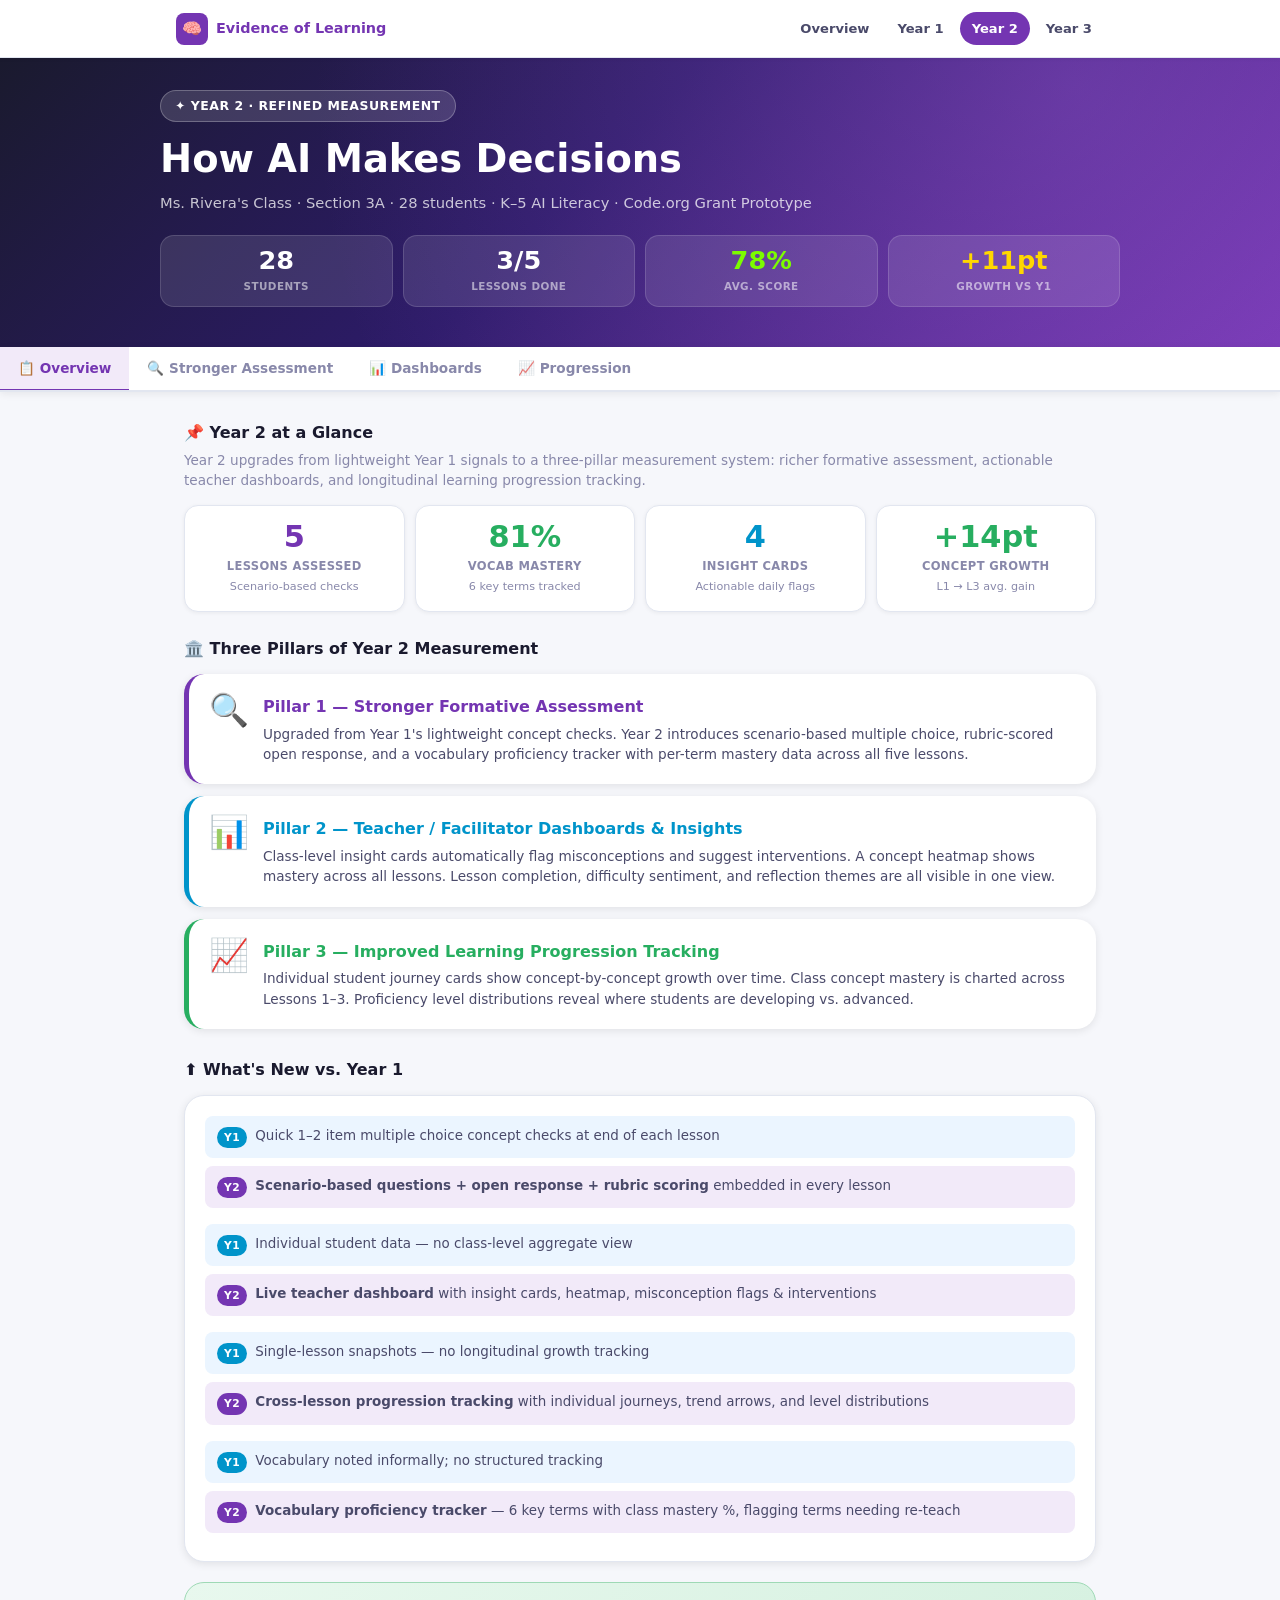
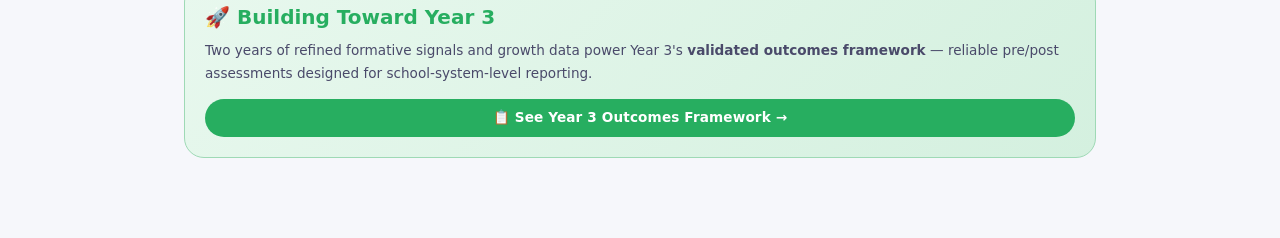
<file: year2.html>
<!DOCTYPE html>
<html lang="en">
<head>
  <meta charset="UTF-8">
  <meta name="viewport" content="width=device-width, initial-scale=1.0">
  <title>Year 2: Refined Measurement — How AI Makes Decisions</title>
  <link rel="stylesheet" href="style.css">
  <style>
    /* ── Page Header ── */
    .y2-header {
      background: linear-gradient(135deg, #1A1A2E 0%, #2D1B69 45%, #7435B2 100%);
      color: white;
      padding: 32px 20px 40px;
      position: relative;
      overflow: hidden;
    }
    .y2-header::before {
      content: '';
      position: absolute;
      top: -60%; left: -20%;
      width: 160%; height: 200%;
      background: radial-gradient(circle at 65% 35%, rgba(155,93,212,0.35) 0%, transparent 55%);
      pointer-events: none;
    }
    .y2-header-inner { position: relative; z-index: 1; max-width: 960px; margin: 0 auto; }
    .y2-header h1  { color: white; margin-bottom: 8px; }
    .y2-header .sub { color: rgba(255,255,255,0.75); font-size: 0.92rem; margin-bottom: 20px; }
    .y2-refined-badge {
      display: inline-flex; align-items: center; gap: 6px;
      background: rgba(255,255,255,0.14);
      border: 1px solid rgba(255,255,255,0.25);
      padding: 5px 14px; border-radius: var(--r-full);
      font-size: 0.78rem; font-weight: 700; letter-spacing: 0.04em;
      text-transform: uppercase; margin-bottom: 14px;
    }
    .header-stats {
      display: grid;
      grid-template-columns: repeat(2, 1fr);
      gap: 10px;
      margin-top: 4px;
    }
    @media (min-width: 480px) {
      .header-stats { grid-template-columns: repeat(4, 1fr); }
    }
    .hstat {
      background: rgba(255,255,255,0.11);
      border: 1px solid rgba(255,255,255,0.14);
      border-radius: var(--r-md);
      padding: 12px 14px;
      text-align: center;
    }
    .hstat-num { font-size: 1.6rem; font-weight: 900; color: white; line-height: 1; }
    .hstat-lbl { font-size: 0.65rem; font-weight: 700; text-transform: uppercase; letter-spacing: 0.04em; color: rgba(255,255,255,0.55); margin-top: 4px; }

    /* ── Sticky Tab Bar ── */
    .tab-bar {
      display: flex;
      background: white;
      border-bottom: 2px solid var(--border);
      position: sticky;
      top: 57px;
      z-index: 95;
      overflow-x: auto;
      scrollbar-width: none;
      -webkit-overflow-scrolling: touch;
      box-shadow: 0 2px 8px rgba(0,0,0,0.07);
    }
    .tab-bar::-webkit-scrollbar { display: none; }
    .tab-btn {
      padding: 13px 18px;
      font-size: 0.85rem;
      font-weight: 700;
      color: var(--text-muted);
      border: none;
      background: transparent;
      border-bottom: 3px solid transparent;
      cursor: pointer;
      white-space: nowrap;
      transition: var(--t-fast);
      margin-bottom: -2px;
    }
    .tab-btn:hover { color: var(--purple); background: var(--y2-bg); }
    .tab-btn.active { color: var(--purple); border-bottom-color: var(--purple); background: var(--y2-bg); }

    /* ── Tab Panels ── */
    .tab-panel { display: none; padding: 24px 16px 80px; max-width: 960px; margin: 0 auto; animation: fadeUp 0.25s ease; }
    .tab-panel.active { display: block; }
    @keyframes fadeUp {
      from { opacity: 0; transform: translateY(12px); }
      to   { opacity: 1; transform: translateY(0); }
    }

    /* ── Section Titles ── */
    .section-title {
      font-weight: 800; font-size: 1rem;
      margin: 24px 0 12px;
      display: flex; align-items: center; gap: 8px;
      color: var(--text);
    }
    .section-title:first-child { margin-top: 0; }
    .section-subtitle {
      font-size: 0.85rem; color: var(--text-muted);
      margin-top: -8px; margin-bottom: 14px; line-height: 1.5;
    }

    /* ── Pillars Overview Cards ── */
    .pillar-card {
      border-radius: var(--r-lg);
      padding: 20px;
      border-left: 5px solid;
      background: var(--surface);
      box-shadow: var(--shadow-sm);
      margin-bottom: 12px;
      display: flex; gap: 14px; align-items: flex-start;
    }
    .pillar-icon { font-size: 2rem; flex-shrink: 0; line-height: 1; }
    .pillar-title { font-weight: 800; font-size: 1rem; margin-bottom: 4px; }
    .pillar-desc { font-size: 0.85rem; color: var(--text-2); line-height: 1.5; }
    .pillar-p1 { border-left-color: #7435B2; }
    .pillar-p1 .pillar-title { color: #7435B2; }
    .pillar-p2 { border-left-color: #0094CA; }
    .pillar-p2 .pillar-title { color: #0094CA; }
    .pillar-p3 { border-left-color: #27AE60; }
    .pillar-p3 .pillar-title { color: #27AE60; }

    /* ── What's New vs Y1 ── */
    .compare-strip {
      display: flex; gap: 8px; align-items: flex-start;
      padding: 10px 12px;
      border-radius: var(--r-sm);
      margin-bottom: 8px;
      font-size: 0.84rem;
    }
    .compare-strip.y1-side { background: #EBF5FF; }
    .compare-strip.y2-side { background: var(--y2-bg); }
    .compare-strip .cs-label {
      font-size: 0.67rem; font-weight: 800; text-transform: uppercase; letter-spacing: 0.05em;
      padding: 2px 7px; border-radius: var(--r-full); flex-shrink: 0; margin-top: 1px;
    }
    .y1-side .cs-label { background: var(--y1); color: white; }
    .y2-side .cs-label { background: var(--y2); color: white; }
    .compare-strip .cs-text { color: var(--text-2); line-height: 1.45; }

    /* ── Assessment Upgrade Cards ── */
    .upgrade-card {
      background: var(--surface);
      border-radius: var(--r-lg);
      box-shadow: var(--shadow-sm);
      border: 1px solid var(--border);
      overflow: hidden;
      margin-bottom: 16px;
    }
    .upgrade-header {
      padding: 12px 16px;
      display: flex; justify-content: space-between; align-items: center;
      border-bottom: 1px solid var(--border);
      background: var(--surface-2);
    }
    .upgrade-lesson-tag {
      font-size: 0.75rem; font-weight: 800; text-transform: uppercase; letter-spacing: 0.04em;
      padding: 3px 10px; border-radius: var(--r-full);
      background: var(--y2-bg); color: var(--purple);
    }
    .upgrade-type-tag {
      font-size: 0.72rem; font-weight: 700;
      padding: 2px 8px; border-radius: var(--r-full);
      border: 1.5px solid var(--border); color: var(--text-muted);
    }
    .upgrade-body { padding: 16px; }
    .y1-was {
      background: #EBF5FF;
      border-radius: var(--r-sm);
      padding: 10px 12px;
      margin-bottom: 12px;
      font-size: 0.82rem;
      color: #1A4A6E;
    }
    .y1-was-lbl { font-size: 0.68rem; font-weight: 800; text-transform: uppercase; letter-spacing: 0.05em; color: var(--y1); margin-bottom: 4px; }
    .y2-now {
      background: var(--y2-bg);
      border-radius: var(--r-sm);
      padding: 10px 12px;
      margin-bottom: 12px;
      font-size: 0.88rem;
      color: var(--text);
      font-weight: 600;
      line-height: 1.45;
    }
    .y2-now-lbl { font-size: 0.68rem; font-weight: 800; text-transform: uppercase; letter-spacing: 0.05em; color: var(--purple); margin-bottom: 5px; }

    /* ── MC Question Choices ── */
    .q-choices { display: flex; flex-direction: column; gap: 7px; margin-top: 10px; }
    .q-choice {
      display: flex; align-items: center; gap: 10px;
      padding: 10px 13px;
      border-radius: var(--r-md);
      border: 2px solid var(--border);
      background: var(--surface);
      font-size: 0.85rem;
      cursor: pointer;
      transition: var(--t-fast);
    }
    .q-choice:hover { border-color: var(--purple); background: var(--y2-bg); }
    .q-choice.correct { border-color: var(--success); background: var(--success-bg); }
    .q-choice .q-letter {
      min-width: 26px; height: 26px; border-radius: 50%;
      background: var(--surface-2);
      display: flex; align-items: center; justify-content: center;
      font-weight: 800; font-size: 0.78rem; flex-shrink: 0;
    }
    .q-choice.correct .q-letter { background: var(--success); color: white; }

    /* ── Open Response Rubric ── */
    .rubric-box {
      background: #FFFBF0;
      border: 1.5px solid #F0D080;
      border-radius: var(--r-md);
      padding: 14px;
      margin-top: 12px;
    }
    .rubric-lbl { font-size: 0.72rem; font-weight: 800; text-transform: uppercase; letter-spacing: 0.05em; color: #B8860B; margin-bottom: 10px; }
    .rubric-row {
      display: flex; align-items: flex-start; gap: 10px;
      padding: 7px 0;
      border-bottom: 1px solid #F0D080;
      font-size: 0.83rem;
    }
    .rubric-row:last-child { border-bottom: none; }
    .rubric-pts {
      min-width: 28px; height: 24px;
      background: #F5A623; color: white;
      border-radius: var(--r-full);
      display: flex; align-items: center; justify-content: center;
      font-size: 0.7rem; font-weight: 800; flex-shrink: 0;
    }
    .rubric-total {
      margin-top: 10px; padding-top: 8px;
      border-top: 2px solid #F0D080;
      font-weight: 800; font-size: 0.85rem;
      text-align: right; color: #7A5800;
    }

    /* ── Vocabulary Tracker ── */
    .vocab-row {
      display: flex; align-items: center; gap: 10px;
      padding: 9px 0;
      border-bottom: 1px solid var(--border);
    }
    .vocab-row:last-child { border-bottom: none; }
    .vocab-term { font-weight: 700; font-size: 0.88rem; min-width: 150px; }
    .vocab-bar-wrap { flex: 1; }
    .vocab-pct-lbl { font-size: 0.78rem; font-weight: 800; min-width: 38px; text-align: right; }
    .vocab-flag {
      font-size: 0.68rem; font-weight: 800; text-transform: uppercase; letter-spacing: 0.04em;
      padding: 2px 7px; border-radius: var(--r-full);
      background: var(--danger-bg); color: var(--danger);
    }

    /* ── Formative Cycle Diagram ── */
    .cycle-diagram {
      display: flex;
      align-items: center;
      justify-content: center;
      flex-wrap: wrap;
      gap: 0;
      padding: 20px 0;
    }
    .cycle-step {
      display: flex; flex-direction: column; align-items: center; gap: 6px;
      min-width: 72px;
    }
    .cycle-bubble {
      width: 64px; height: 64px; border-radius: 50%;
      background: linear-gradient(135deg, var(--purple), var(--purple-light));
      color: white;
      display: flex; align-items: center; justify-content: center;
      font-size: 0.78rem; font-weight: 800; text-align: center;
      line-height: 1.2; padding: 4px;
      box-shadow: var(--shadow-sm);
    }
    .cycle-label { font-size: 0.68rem; font-weight: 700; color: var(--text-muted); text-align: center; }
    .cycle-arrow {
      font-size: 1.3rem; color: var(--purple-light);
      margin: 0 2px;
      align-self: center;
      margin-bottom: 20px;
    }
    @media (max-width: 479px) {
      .cycle-arrow.wrap-hide { display: none; }
    }

    /* ── Dashboard Insight Cards ── */
    .insight-card {
      border-radius: var(--r-md);
      padding: 14px 16px;
      margin-bottom: 10px;
      border-left: 4px solid;
    }
    .insight-card.good    { background: var(--success-bg); border-color: var(--success); }
    .insight-card.warning { background: var(--warning-bg); border-color: var(--warning); }
    .insight-card.info    { background: var(--y1-bg);      border-color: var(--y1); }
    .insight-card.action  { background: var(--y2-bg);      border-color: var(--y2); }
    .insight-title { font-weight: 700; font-size: 0.9rem; margin-bottom: 3px; }
    .insight-body  { font-size: 0.82rem; color: var(--text-2); line-height: 1.5; }

    /* ── Lesson Completion Bars ── */
    .lesson-bar { margin-bottom: 8px; }
    .lesson-bar-label {
      display: flex; justify-content: space-between;
      font-size: 0.82rem; margin-bottom: 4px; font-weight: 600;
    }

    /* ── Mood Bars ── */
    .trend-row {
      display: flex; align-items: center; gap: 10px;
      padding: 10px 0; border-bottom: 1px solid var(--border);
    }
    .trend-row:last-child { border-bottom: none; }
    .trend-lesson { min-width: 90px; font-size: 0.8rem; font-weight: 700; color: var(--text-2); }
    .mood-bar { flex: 1; display: flex; border-radius: var(--r-full); overflow: hidden; height: 22px; }
    .mood-seg {
      height: 100%; display: flex; align-items: center; justify-content: center;
      font-size: 0.62rem; font-weight: 700; color: white; transition: width 0.6s ease;
    }

    /* ── Misconception Blocks ── */
    .misconception-block {
      background: var(--surface-2);
      border-radius: var(--r-md);
      padding: 14px;
      margin-bottom: 10px;
    }
    .misc-header { display: flex; justify-content: space-between; align-items: flex-start; margin-bottom: 8px; gap: 8px; }
    .misc-title { font-weight: 700; font-size: 0.88rem; }
    .misc-pct {
      font-size: 0.72rem; font-weight: 800;
      padding: 2px 8px; border-radius: var(--r-full);
      white-space: nowrap; flex-shrink: 0;
    }
    .misc-pct.high { background: var(--danger-bg); color: var(--danger); }
    .misc-pct.mid  { background: var(--warning-bg); color: var(--warning); }
    .wrong-answer { font-size: 0.82rem; color: var(--text-2); margin-bottom: 4px; display: flex; align-items: flex-start; gap: 6px; line-height: 1.4; }

    /* ── Heatmap ── */
    .heatmap-grid {
      display: grid;
      grid-template-columns: 110px repeat(5, 1fr);
      gap: 4px;
      font-size: 0.75rem;
    }
    .hm-header { font-weight: 700; padding: 6px 4px; text-align: center; color: var(--text-2); font-size: 0.7rem; }
    .hm-label  { font-weight: 600; padding: 6px 4px; color: var(--text-2); display: flex; align-items: center; font-size: 0.7rem; }
    .hm-cell {
      height: 36px; border-radius: var(--r-sm);
      display: flex; align-items: center; justify-content: center;
      font-weight: 700; font-size: 0.78rem;
    }
    .hm-low  { background: #FDECEA; color: #C0392B; }
    .hm-mid  { background: #FEF9E7; color: #D35400; }
    .hm-high { background: #EAFAF1; color: #1E8449; }
    .hm-none { background: var(--surface-2); color: var(--text-muted); }

    /* ── Progression: Multi-bar Chart ── */
    .multi-bar-group { margin-bottom: 16px; }
    .mb-concept { font-size: 0.82rem; font-weight: 700; color: var(--text-2); margin-bottom: 5px; }
    .mb-bars { display: flex; flex-direction: column; gap: 4px; }
    .mb-row { display: flex; align-items: center; gap: 8px; }
    .mb-lbl { font-size: 0.68rem; color: var(--text-muted); min-width: 22px; font-weight: 700; }
    .mb-track { flex: 1; height: 16px; background: var(--surface-2); border-radius: var(--r-full); overflow: hidden; position: relative; }
    .mb-fill {
      height: 100%; border-radius: var(--r-full);
      display: flex; align-items: center; justify-content: flex-end; padding-right: 6px;
      font-size: 0.62rem; font-weight: 800; color: white;
      transition: width 0.8s ease;
    }
    .mb-fill.l1-color { background: var(--y1); }
    .mb-fill.l2-color { background: var(--y2); }
    .mb-fill.l3-color { background: var(--y3); }
    .mb-val { font-size: 0.7rem; font-weight: 700; min-width: 32px; text-align: right; }
    .developing-badge {
      font-size: 0.62rem; font-weight: 800; text-transform: uppercase; letter-spacing: 0.04em;
      padding: 1px 6px; border-radius: var(--r-full);
      background: var(--warning-bg); color: var(--warning); margin-left: 6px;
    }

    /* ── Student Journey Cards ── */
    .journey-card {
      background: var(--surface);
      border-radius: var(--r-lg);
      box-shadow: var(--shadow-sm);
      border: 1px solid var(--border);
      padding: 16px;
      margin-bottom: 12px;
    }
    .journey-header {
      display: flex; align-items: center; gap: 12px; margin-bottom: 12px;
    }
    .journey-avatar {
      width: 40px; height: 40px; border-radius: 50%;
      display: flex; align-items: center; justify-content: center;
      font-weight: 800; font-size: 0.88rem; color: white; flex-shrink: 0;
    }
    .journey-name { font-weight: 800; font-size: 0.95rem; }
    .journey-meta { font-size: 0.75rem; color: var(--text-muted); margin-top: 1px; }
    .journey-status {
      margin-left: auto;
      font-size: 0.75rem; font-weight: 800;
      padding: 4px 10px; border-radius: var(--r-full);
      text-align: center; white-space: nowrap;
    }
    .status-on-track  { background: #EDFAF3; color: var(--success); }
    .status-needs-sup { background: var(--danger-bg); color: var(--danger); }
    .status-extend    { background: #FFFBF0; color: #B8860B; }
    .status-monitor   { background: var(--warning-bg); color: var(--warning); }
    .concept-bar-sm { margin-bottom: 6px; }
    .cbsm-row { display: flex; align-items: center; gap: 8px; margin-bottom: 4px; }
    .cbsm-lbl { font-size: 0.72rem; color: var(--text-2); min-width: 110px; }
    .cbsm-track { flex: 1; height: 10px; background: var(--surface-2); border-radius: var(--r-full); overflow: hidden; }
    .cbsm-fill { height: 100%; border-radius: var(--r-full); transition: width 0.7s ease; }
    .cbsm-val { font-size: 0.68rem; font-weight: 700; min-width: 28px; text-align: right; }
    .trend-arrow { font-size: 1rem; font-weight: 900; }
    .ta-up   { color: var(--success); }
    .ta-down { color: var(--danger); }
    .ta-flat { color: var(--text-muted); }
    .intervention-box {
      background: var(--y2-bg); border-radius: var(--r-sm);
      padding: 8px 10px; margin-top: 10px;
      font-size: 0.78rem; color: var(--text-2); line-height: 1.45;
    }
    .intervention-box strong { color: var(--purple); }

    /* ── Level Distribution ── */
    .level-dist-row { margin-bottom: 14px; }
    .ld-concept { font-size: 0.83rem; font-weight: 700; margin-bottom: 6px; color: var(--text-2); }
    .ld-bar { display: flex; height: 28px; border-radius: var(--r-full); overflow: hidden; }
    .ld-seg {
      height: 100%; display: flex; align-items: center; justify-content: center;
      font-size: 0.65rem; font-weight: 800; color: white;
      transition: width 0.7s ease;
    }
    .ld-l1 { background: #E74C3C; }
    .ld-l2 { background: #F39C12; }
    .ld-l3 { background: #3498DB; }
    .ld-l4 { background: #27AE60; }
    .ld-legend {
      display: flex; gap: 10px; flex-wrap: wrap; margin-top: 10px;
    }
    .ld-legend-item { display: flex; align-items: center; gap: 4px; font-size: 0.72rem; color: var(--text-2); }
    .ld-dot { width: 10px; height: 10px; border-radius: 2px; flex-shrink: 0; }

    /* ── Year 3 Bridge ── */
    .y3-bridge {
      background: linear-gradient(135deg, #E8F8EE, #D4F0DF);
      border: 1px solid #9ED9B5;
      border-radius: var(--r-lg);
      padding: 20px;
      margin-top: 20px;
    }
    .y3-bridge h3 { color: var(--y3); margin-bottom: 8px; }

    /* ── Stat Grid in Overview ── */
    .ov-stat-grid {
      display: grid;
      grid-template-columns: 1fr 1fr;
      gap: 10px;
      margin-bottom: 20px;
    }
    @media (min-width: 560px) { .ov-stat-grid { grid-template-columns: repeat(4,1fr); } }
    .ov-stat {
      background: var(--surface);
      border-radius: var(--r-md);
      padding: 16px 14px;
      text-align: center;
      box-shadow: var(--shadow-xs);
      border: 1px solid var(--border);
    }
    .ov-stat-num { font-size: 1.9rem; font-weight: 900; line-height: 1; color: var(--purple); }
    .ov-stat-lbl { font-size: 0.72rem; font-weight: 700; text-transform: uppercase; letter-spacing: 0.03em; color: var(--text-muted); margin-top: 5px; }
    .ov-stat-sub { font-size: 0.7rem; color: var(--text-muted); margin-top: 2px; }

    /* Utility */
    .heatmap-wrapper { overflow-x: auto; }
    .filter-bar { display: flex; gap: 6px; flex-wrap: wrap; margin-bottom: 14px; }
    .filter-chip {
      padding: 5px 12px; border-radius: var(--r-full);
      font-size: 0.78rem; font-weight: 600;
      background: var(--surface-2); color: var(--text-2);
      border: 1.5px solid transparent; cursor: pointer; transition: var(--t-fast);
    }
    .filter-chip.active { background: var(--y2-bg); color: var(--purple); border-color: var(--purple); }

    /* Responsive */
    @media (min-width: 640px) {
      .tab-panel { padding: 28px 24px 80px; }
      .upgrade-body { padding: 20px 22px; }
    }

    /* Print */
    @media print {
      .tab-panel { display: block !important; }
      .tab-bar, .site-nav { display: none !important; }
    }
  </style>
</head>
<body>

<!-- ── Site Navigation ── -->
<nav class="site-nav">
  <div class="nav-inner">
    <a href="index.html" class="nav-logo">
      <div class="logo-icon">🧠</div>
      <span>Evidence of Learning</span>
    </a>
    <div class="nav-links">
      <a href="index.html"  class="nav-link">Overview</a>
      <a href="year1.html"  class="nav-link y1">Year 1</a>
      <a href="year2.html"  class="nav-link active y2">Year 2</a>
      <a href="year3.html"  class="nav-link y3">Year 3</a>
    </div>
  </div>
</nav>

<!-- ── Page Header ── -->
<div class="y2-header">
  <div class="y2-header-inner">
    <div class="y2-refined-badge">✦ Year 2 · Refined Measurement</div>
    <h1>How AI Makes Decisions</h1>
    <p class="sub">Ms. Rivera's Class · Section 3A · 28 students · K–5 AI Literacy · Code.org Grant Prototype</p>
    <div class="header-stats">
      <div class="hstat">
        <div class="hstat-num">28</div>
        <div class="hstat-lbl">Students</div>
      </div>
      <div class="hstat">
        <div class="hstat-num">3/5</div>
        <div class="hstat-lbl">Lessons Done</div>
      </div>
      <div class="hstat">
        <div class="hstat-num" style="color:#7CFC00;">78%</div>
        <div class="hstat-lbl">Avg. Score</div>
      </div>
      <div class="hstat">
        <div class="hstat-num" style="color:#FFD700;">+11pt</div>
        <div class="hstat-lbl">Growth vs Y1</div>
      </div>
    </div>
  </div>
</div>

<!-- ── Tab Bar ── -->
<div class="tab-bar" id="tabBar">
  <button class="tab-btn active" onclick="showTab('overview', this)">📋 Overview</button>
  <button class="tab-btn" onclick="showTab('assessment', this)">🔍 Stronger Assessment</button>
  <button class="tab-btn" onclick="showTab('dashboards', this)">📊 Dashboards</button>
  <button class="tab-btn" onclick="showTab('progression', this)">📈 Progression</button>
</div>


<!-- ═══════════════════════════════════════════
     TAB 1: OVERVIEW
══════════════════════════════════════════════ -->
<div class="tab-panel active" id="tab-overview">

  <div class="section-title">📌 Year 2 at a Glance</div>
  <p class="section-subtitle">Year 2 upgrades from lightweight Year 1 signals to a three-pillar measurement system: richer formative assessment, actionable teacher dashboards, and longitudinal learning progression tracking.</p>

  <!-- 4 Stat Cards -->
  <div class="ov-stat-grid">
    <div class="ov-stat">
      <div class="ov-stat-num">5</div>
      <div class="ov-stat-lbl">Lessons Assessed</div>
      <div class="ov-stat-sub">Scenario-based checks</div>
    </div>
    <div class="ov-stat">
      <div class="ov-stat-num" style="color:var(--success);">81%</div>
      <div class="ov-stat-lbl">Vocab Mastery</div>
      <div class="ov-stat-sub">6 key terms tracked</div>
    </div>
    <div class="ov-stat">
      <div class="ov-stat-num" style="color:var(--y1);">4</div>
      <div class="ov-stat-lbl">Insight Cards</div>
      <div class="ov-stat-sub">Actionable daily flags</div>
    </div>
    <div class="ov-stat">
      <div class="ov-stat-num" style="color:var(--y3);">+14pt</div>
      <div class="ov-stat-lbl">Concept Growth</div>
      <div class="ov-stat-sub">L1 → L3 avg. gain</div>
    </div>
  </div>

  <!-- Three Pillars -->
  <div class="section-title">🏛️ Three Pillars of Year 2 Measurement</div>

  <div class="pillar-card pillar-p1">
    <div class="pillar-icon">🔍</div>
    <div>
      <div class="pillar-title">Pillar 1 — Stronger Formative Assessment</div>
      <div class="pillar-desc">Upgraded from Year 1's lightweight concept checks. Year 2 introduces scenario-based multiple choice, rubric-scored open response, and a vocabulary proficiency tracker with per-term mastery data across all five lessons.</div>
    </div>
  </div>

  <div class="pillar-card pillar-p2">
    <div class="pillar-icon">📊</div>
    <div>
      <div class="pillar-title">Pillar 2 — Teacher / Facilitator Dashboards &amp; Insights</div>
      <div class="pillar-desc">Class-level insight cards automatically flag misconceptions and suggest interventions. A concept heatmap shows mastery across all lessons. Lesson completion, difficulty sentiment, and reflection themes are all visible in one view.</div>
    </div>
  </div>

  <div class="pillar-card pillar-p3">
    <div class="pillar-icon">📈</div>
    <div>
      <div class="pillar-title">Pillar 3 — Improved Learning Progression Tracking</div>
      <div class="pillar-desc">Individual student journey cards show concept-by-concept growth over time. Class concept mastery is charted across Lessons 1–3. Proficiency level distributions reveal where students are developing vs. advanced.</div>
    </div>
  </div>

  <!-- What's New vs Year 1 -->
  <div class="section-title" style="margin-top:28px;">⬆️ What's New vs. Year 1</div>
  <div class="card">
    <div class="compare-strip y1-side">
      <span class="cs-label">Y1</span>
      <span class="cs-text">Quick 1–2 item multiple choice concept checks at end of each lesson</span>
    </div>
    <div class="compare-strip y2-side">
      <span class="cs-label">Y2</span>
      <span class="cs-text"><strong>Scenario-based questions + open response + rubric scoring</strong> embedded in every lesson</span>
    </div>
    <div style="height:8px;"></div>
    <div class="compare-strip y1-side">
      <span class="cs-label">Y1</span>
      <span class="cs-text">Individual student data — no class-level aggregate view</span>
    </div>
    <div class="compare-strip y2-side">
      <span class="cs-label">Y2</span>
      <span class="cs-text"><strong>Live teacher dashboard</strong> with insight cards, heatmap, misconception flags &amp; interventions</span>
    </div>
    <div style="height:8px;"></div>
    <div class="compare-strip y1-side">
      <span class="cs-label">Y1</span>
      <span class="cs-text">Single-lesson snapshots — no longitudinal growth tracking</span>
    </div>
    <div class="compare-strip y2-side">
      <span class="cs-label">Y2</span>
      <span class="cs-text"><strong>Cross-lesson progression tracking</strong> with individual journeys, trend arrows, and level distributions</span>
    </div>
    <div style="height:8px;"></div>
    <div class="compare-strip y1-side">
      <span class="cs-label">Y1</span>
      <span class="cs-text">Vocabulary noted informally; no structured tracking</span>
    </div>
    <div class="compare-strip y2-side">
      <span class="cs-label">Y2</span>
      <span class="cs-text"><strong>Vocabulary proficiency tracker</strong> — 6 key terms with class mastery %, flagging terms needing re-teach</span>
    </div>
  </div>

  <!-- Year 3 Bridge -->
  <div class="y3-bridge">
    <h3>🚀 Building Toward Year 3</h3>
    <p class="text-sm" style="color:var(--text-2);margin-bottom:14px;">Two years of refined formative signals and growth data power Year 3's <strong>validated outcomes framework</strong> — reliable pre/post assessments designed for school-system-level reporting.</p>
    <a href="year3.html" class="btn btn-y3 btn-sm btn-block">📋 See Year 3 Outcomes Framework →</a>
  </div>

</div><!-- /tab-overview -->


<!-- ═══════════════════════════════════════════
     TAB 2: STRONGER ASSESSMENT
══════════════════════════════════════════════ -->
<div class="tab-panel" id="tab-assessment">

  <div class="section-title">🔍 Year 1 → Year 2 Assessment Upgrades</div>
  <p class="section-subtitle">Each of the 5 lessons has been upgraded from lightweight concept checks to richer, scenario-based assessments. Below: the Year 1 baseline, the Year 2 upgrade, and three interactive example questions.</p>

  <!-- ── Upgrade Card: Lesson 1 ── -->
  <div class="upgrade-card">
    <div class="upgrade-header">
      <span class="upgrade-lesson-tag">Lesson 1 · Making Predictions</span>
      <span class="upgrade-type-tag">Scenario-Based MC</span>
    </div>
    <div class="upgrade-body">
      <div class="y1-was">
        <div class="y1-was-lbl">Year 1 Was</div>
        "What does AI use to make predictions?" — Single multiple choice, one right answer, no scenario context.
      </div>
      <div class="y2-now">
        <div class="y2-now-lbl">Year 2 Upgrade</div>
        Scenario-based question that puts students inside a realistic situation, requiring application — not just recall.
      </div>

      <div style="font-size:0.9rem;font-weight:700;color:var(--text);margin-bottom:8px;line-height:1.45;">
        Q1. A robot is learning to sort mail. It has been trained on 10 letters. When it sees a package, it puts it in the wrong bin. What is the most likely reason?
      </div>
      <div class="q-choices">
        <div class="q-choice" onclick="selectChoice(this, false)"><span class="q-letter">A</span>The robot is broken</div>
        <div class="q-choice correct" onclick="selectChoice(this, true)"><span class="q-letter">B</span>The robot hasn't seen enough examples of packages ✓</div>
        <div class="q-choice" onclick="selectChoice(this, false)"><span class="q-letter">C</span>Packages are too heavy</div>
        <div class="q-choice" onclick="selectChoice(this, false)"><span class="q-letter">D</span>The robot doesn't like packages</div>
      </div>
      <div style="font-size:0.75rem;color:var(--text-muted);margin-top:8px;">
        <strong>Cognitive level:</strong> Application → Transfer &nbsp;|&nbsp; <strong>Signal captured:</strong> Training data concept, sample size awareness
      </div>
    </div>
  </div>

  <!-- ── Upgrade Card: Lesson 2 ── -->
  <div class="upgrade-card">
    <div class="upgrade-header">
      <span class="upgrade-lesson-tag">Lesson 2 · Training AI</span>
      <span class="upgrade-type-tag">Transfer Question</span>
    </div>
    <div class="upgrade-body">
      <div class="y1-was">
        <div class="y1-was-lbl">Year 1 Was</div>
        "Why is training data important?" — Recognition-level MC with obvious distractor answers.
      </div>
      <div class="y2-now">
        <div class="y2-now-lbl">Year 2 Upgrade</div>
        Transfer question: students must diagnose a training data problem they haven't seen before, applying the concept to a new domain.
      </div>

      <div style="font-size:0.9rem;font-weight:700;color:var(--text);margin-bottom:8px;line-height:1.45;">
        Q2. Sofia trains an AI to sort dogs vs. cats using only photos of fluffy animals. Later, the AI incorrectly labels a short-haired cat as a dog. What caused this problem?
      </div>
      <div class="q-choices">
        <div class="q-choice" onclick="selectChoice(this, false)"><span class="q-letter">A</span>Too many cat photos</div>
        <div class="q-choice correct" onclick="selectChoice(this, true)"><span class="q-letter">B</span>The training data wasn't diverse enough ✓</div>
        <div class="q-choice" onclick="selectChoice(this, false)"><span class="q-letter">C</span>Sofia used the wrong computer</div>
        <div class="q-choice" onclick="selectChoice(this, false)"><span class="q-letter">D</span>The AI is too old</div>
      </div>
      <div style="font-size:0.75rem;color:var(--text-muted);margin-top:8px;">
        <strong>Cognitive level:</strong> Analysis → Transfer &nbsp;|&nbsp; <strong>Signal captured:</strong> Training data diversity, bias root causes
      </div>
    </div>
  </div>

  <!-- ── Upgrade Card: Lesson 4 (Open Response) ── -->
  <div class="upgrade-card">
    <div class="upgrade-header">
      <span class="upgrade-lesson-tag">Lesson 4 · AI Tools in School</span>
      <span class="upgrade-type-tag">Open Response + Rubric</span>
    </div>
    <div class="upgrade-body">
      <div class="y1-was">
        <div class="y1-was-lbl">Year 1 Was</div>
        Exit ticket: "Circle one — AI is good / AI is bad / AI is both." No vocabulary expectation, no reasoning required.
      </div>
      <div class="y2-now">
        <div class="y2-now-lbl">Year 2 Upgrade</div>
        Rubric-scored open response requiring structured reasoning, vocabulary use, and acknowledgment of multiple perspectives.
      </div>

      <div style="font-size:0.9rem;font-weight:700;color:var(--text);margin-bottom:8px;line-height:1.45;">
        Q3. Your school wants to use AI to decide which students get extra reading time. Write 2–3 sentences explaining one concern and one benefit.
      </div>
      <textarea
        rows="3"
        placeholder="Type a student response here to see how the rubric would score it…"
        style="width:100%;border:2px solid var(--border);border-radius:var(--r-md);padding:12px;font-size:0.88rem;font-family:var(--font);resize:none;color:var(--text);background:var(--surface);transition:border-color var(--t-fast);outline:none;"
        onfocus="this.style.borderColor='var(--purple)'"
        onblur="this.style.borderColor='var(--border)'"
      ></textarea>

      <div class="rubric-box">
        <div class="rubric-lbl">📋 Scoring Rubric — 4 Points Total</div>
        <div class="rubric-row">
          <span class="rubric-pts">1pt</span>
          <span>Concern is clearly stated (e.g., biased data, unfair decisions, privacy)</span>
        </div>
        <div class="rubric-row">
          <span class="rubric-pts">1pt</span>
          <span>Benefit is clearly stated (e.g., helps teachers notice patterns, saves time)</span>
        </div>
        <div class="rubric-row">
          <span class="rubric-pts">1pt</span>
          <span>Uses AI vocabulary correctly (e.g., "training data," "bias," "prediction," "feature")</span>
        </div>
        <div class="rubric-row">
          <span class="rubric-pts">1pt</span>
          <span>Logical reasoning — concern/benefit is explained with a "because" or "so that"</span>
        </div>
        <div class="rubric-total">Total: 4 pts</div>
      </div>
      <div style="font-size:0.75rem;color:var(--text-muted);margin-top:8px;">
        <strong>Cognitive level:</strong> Evaluation → Synthesis &nbsp;|&nbsp; <strong>Signal captured:</strong> AI ethics reasoning, vocabulary depth, argumentation
      </div>
    </div>
  </div>

  <!-- ── Vocabulary Proficiency Tracker ── -->
  <div class="section-title" style="margin-top:8px;">📖 Vocabulary Proficiency Tracker</div>
  <p class="section-subtitle">Class mastery % for 6 key terms, aggregated across all embedded vocabulary checks in Lessons 1–3. Terms below 70% are flagged for re-teach.</p>

  <div class="card">
    <div class="vocab-row">
      <span class="vocab-term">AI / Artificial Intelligence</span>
      <div class="vocab-bar-wrap">
        <div class="progress-track"><div class="progress-fill y2" style="width:94%"></div></div>
      </div>
      <span class="vocab-pct-lbl" style="color:var(--success);">94%</span>
    </div>
    <div class="vocab-row">
      <span class="vocab-term">Training Data</span>
      <div class="vocab-bar-wrap">
        <div class="progress-track"><div class="progress-fill y2" style="width:81%"></div></div>
      </div>
      <span class="vocab-pct-lbl" style="color:var(--success);">81%</span>
    </div>
    <div class="vocab-row">
      <span class="vocab-term">Feature</span>
      <div class="vocab-bar-wrap">
        <div class="progress-track"><div class="progress-fill y2" style="width:76%"></div></div>
      </div>
      <span class="vocab-pct-lbl" style="color:var(--warning);">76%</span>
    </div>
    <div class="vocab-row">
      <span class="vocab-term">Prediction</span>
      <div class="vocab-bar-wrap">
        <div class="progress-track"><div class="progress-fill y2" style="width:88%"></div></div>
      </div>
      <span class="vocab-pct-lbl" style="color:var(--success);">88%</span>
    </div>
    <div class="vocab-row" style="background:#FFF5F5;border-radius:var(--r-sm);padding:8px;margin:-2px -4px;">
      <span class="vocab-term">Bias <span class="vocab-flag">⚠ Needs Attention</span></span>
      <div class="vocab-bar-wrap">
        <div class="progress-track"><div class="progress-fill" style="width:63%;background:var(--danger);"></div></div>
      </div>
      <span class="vocab-pct-lbl" style="color:var(--danger);">63%</span>
    </div>
    <div class="vocab-row">
      <span class="vocab-term">Feature Vector</span>
      <div class="vocab-bar-wrap">
        <div class="progress-track"><div class="progress-fill y2" style="width:71%"></div></div>
      </div>
      <span class="vocab-pct-lbl" style="color:var(--warning);">71%</span>
    </div>
    <div style="margin-top:12px;font-size:0.78rem;color:var(--text-muted);">
      <strong>Re-teach priority:</strong> "Bias" is below the 70% threshold. Suggested: use the Attendance Bot scenario to build intuition before the term.
    </div>
  </div>

  <!-- ── Formative Assessment Cycle ── -->
  <div class="section-title" style="margin-top:8px;">🔄 Formative Assessment Cycle</div>
  <p class="section-subtitle">Year 2 closes the loop: every lesson feeds data that informs next-day instruction.</p>

  <div class="card" style="padding:16px 12px;">
    <div class="cycle-diagram">
      <div class="cycle-step">
        <div class="cycle-bubble">Teach</div>
        <div class="cycle-label">Lesson delivery</div>
      </div>
      <div class="cycle-arrow">→</div>
      <div class="cycle-step">
        <div class="cycle-bubble">Assess</div>
        <div class="cycle-label">Scenario checks</div>
      </div>
      <div class="cycle-arrow">→</div>
      <div class="cycle-step">
        <div class="cycle-bubble">Analyze</div>
        <div class="cycle-label">Dashboard insights</div>
      </div>
      <div class="cycle-arrow">→</div>
      <div class="cycle-step">
        <div class="cycle-bubble">Intervene</div>
        <div class="cycle-label">Targeted re-teach</div>
      </div>
      <div class="cycle-arrow">→</div>
      <div class="cycle-step">
        <div class="cycle-bubble" style="background:linear-gradient(135deg,var(--y3),#3CC874);">Re-Assess</div>
        <div class="cycle-label">Growth confirmed</div>
      </div>
    </div>
    <div style="text-align:center;font-size:0.75rem;color:var(--text-muted);margin-top:4px;">
      Cycle repeats each lesson &nbsp;·&nbsp; Data accumulates across Lessons 1–5 &nbsp;·&nbsp; Feeds Progression tab
    </div>
  </div>

</div><!-- /tab-assessment -->


<!-- ═══════════════════════════════════════════
     TAB 3: DASHBOARDS
══════════════════════════════════════════════ -->
<div class="tab-panel" id="tab-dashboards">

  <!-- Key Insights -->
  <div class="section-title">🔔 Key Insights for Today</div>

  <div class="insight-card warning">
    <div class="insight-title">⚠️ Lesson 2: Bias Concept Needs Reinforcement</div>
    <div class="insight-body">11 students (39%) answered the bias scenario incorrectly. Most chose "different opinions in training data don't matter." Consider a 5-minute re-teach before Lesson 4.</div>
  </div>

  <div class="insight-card good">
    <div class="insight-title">✅ Lesson 1: Strong Concept Mastery</div>
    <div class="insight-body">86% correctly defined training data and explained why AI makes incorrect predictions. Class is ready to advance.</div>
  </div>

  <div class="insight-card info">
    <div class="insight-title">📈 Confidence Growing Across Lessons 1–3</div>
    <div class="insight-body">Average pre-lesson confidence: 2.8 → 3.6 out of 5. Students feel noticeably more secure with AI vocabulary after Lesson 3.</div>
  </div>

  <div class="insight-card action">
    <div class="insight-title">💡 Differentiation Opportunity</div>
    <div class="insight-body">6 students rated Lesson 2 "Too Easy" and 4 rated it "Too Hard." Pair them for the Lesson 4 AI Tools debate — mixed perspectives will enrich discussion.</div>
  </div>

  <!-- Lesson Completion -->
  <div class="section-title">📚 Lesson Completion</div>
  <div class="card">
    <div class="lesson-bar">
      <div class="lesson-bar-label"><span>Lesson 1: Making Predictions</span><span style="font-weight:800;color:var(--success);">28/28 ✓</span></div>
      <div class="progress-track"><div class="progress-fill y2" style="width:100%"></div></div>
    </div>
    <div style="height:8px;"></div>
    <div class="lesson-bar">
      <div class="lesson-bar-label"><span>Lesson 2: Training AI</span><span style="font-weight:800;color:var(--success);">28/28 ✓</span></div>
      <div class="progress-track"><div class="progress-fill y2" style="width:100%"></div></div>
    </div>
    <div style="height:8px;"></div>
    <div class="lesson-bar">
      <div class="lesson-bar-label"><span>Lesson 3: Using AI Bot</span><span style="font-weight:800;color:var(--y1);">24/28</span></div>
      <div class="progress-track"><div class="progress-fill y2" style="width:86%"></div></div>
    </div>
    <div style="height:8px;"></div>
    <div class="lesson-bar">
      <div class="lesson-bar-label"><span>Lesson 4: AI Tools in School</span><span style="color:var(--text-muted);">0/28</span></div>
      <div class="progress-track"><div class="progress-fill y2" style="width:0%"></div></div>
    </div>
    <div style="height:8px;"></div>
    <div class="lesson-bar">
      <div class="lesson-bar-label"><span>Lesson 5: Share Your Voice</span><span style="color:var(--text-muted);">0/28</span></div>
      <div class="progress-track"><div class="progress-fill y2" style="width:0%"></div></div>
    </div>
  </div>

  <!-- Concept Heatmap -->
  <div class="section-title">🧠 Concept Mastery Heatmap</div>
  <p class="section-subtitle">Class-level mastery by concept, per lesson. Based on embedded scenario checks.</p>
  <div class="card" style="padding:16px 8px;">
    <div class="heatmap-wrapper">
      <div class="heatmap-grid">
        <div class="hm-header" style="text-align:left;color:var(--text-muted);">Concept</div>
        <div class="hm-header">L1</div>
        <div class="hm-header">L2</div>
        <div class="hm-header">L3</div>
        <div class="hm-header">L4</div>
        <div class="hm-header">L5</div>

        <div class="hm-label">What is AI?</div>
        <div class="hm-cell hm-high">91%</div>
        <div class="hm-cell hm-high">88%</div>
        <div class="hm-cell hm-high">87%</div>
        <div class="hm-cell hm-none">–</div>
        <div class="hm-cell hm-none">–</div>

        <div class="hm-label">Training Data</div>
        <div class="hm-cell hm-high">86%</div>
        <div class="hm-cell hm-high">82%</div>
        <div class="hm-cell hm-mid">74%</div>
        <div class="hm-cell hm-none">–</div>
        <div class="hm-cell hm-none">–</div>

        <div class="hm-label">Sorting Features</div>
        <div class="hm-cell hm-high">89%</div>
        <div class="hm-cell hm-high">85%</div>
        <div class="hm-cell hm-high">91%</div>
        <div class="hm-cell hm-none">–</div>
        <div class="hm-cell hm-none">–</div>

        <div class="hm-label">AI Bias ⚠️</div>
        <div class="hm-cell hm-none">–</div>
        <div class="hm-cell hm-low">61%</div>
        <div class="hm-cell hm-mid">69%</div>
        <div class="hm-cell hm-none">–</div>
        <div class="hm-cell hm-none">–</div>

        <div class="hm-label">Feature Vectors</div>
        <div class="hm-cell hm-none">–</div>
        <div class="hm-cell hm-none">–</div>
        <div class="hm-cell hm-mid">73%</div>
        <div class="hm-cell hm-none">–</div>
        <div class="hm-cell hm-none">–</div>

        <div class="hm-label">Human Oversight</div>
        <div class="hm-cell hm-none">–</div>
        <div class="hm-cell hm-mid">71%</div>
        <div class="hm-cell hm-mid">76%</div>
        <div class="hm-cell hm-none">–</div>
        <div class="hm-cell hm-none">–</div>
      </div>
    </div>
    <div style="display:flex;gap:12px;margin-top:12px;flex-wrap:wrap;">
      <div style="display:flex;align-items:center;gap:4px;font-size:0.72rem;"><div style="width:12px;height:12px;border-radius:3px;background:#EAFAF1;border:1px solid #9ED9B5;"></div>80–100%</div>
      <div style="display:flex;align-items:center;gap:4px;font-size:0.72rem;"><div style="width:12px;height:12px;border-radius:3px;background:#FEF9E7;border:1px solid #F9E79F;"></div>65–79%</div>
      <div style="display:flex;align-items:center;gap:4px;font-size:0.72rem;"><div style="width:12px;height:12px;border-radius:3px;background:#FDECEA;border:1px solid #F5B7B1;"></div>&lt;65%</div>
      <div style="display:flex;align-items:center;gap:4px;font-size:0.72rem;"><div style="width:12px;height:12px;border-radius:3px;background:var(--surface-2);border:1px solid var(--border);"></div>Not yet taught</div>
    </div>
  </div>

  <!-- Class Sentiment -->
  <div class="section-title">😊 Lesson Difficulty Sentiment</div>
  <p class="section-subtitle">How did the class rate each lesson's difficulty?</p>
  <div class="card">
    <div class="trend-row">
      <div class="trend-lesson">L1 · Predictions</div>
      <div class="mood-bar">
        <div class="mood-seg" style="width:11%;background:var(--danger);" title="Too Hard">😤 11%</div>
        <div class="mood-seg" style="width:75%;background:var(--success);" title="Just Right">😊 75%</div>
        <div class="mood-seg" style="width:14%;background:var(--warning);" title="Too Easy">😴 14%</div>
      </div>
    </div>
    <div class="trend-row">
      <div class="trend-lesson">L2 · Training AI</div>
      <div class="mood-bar">
        <div class="mood-seg" style="width:39%;background:var(--danger);" title="Too Hard">😤 39%</div>
        <div class="mood-seg" style="width:43%;background:var(--success);" title="Just Right">😊 43%</div>
        <div class="mood-seg" style="width:18%;background:var(--warning);" title="Too Easy">😴 18%</div>
      </div>
    </div>
    <div class="trend-row">
      <div class="trend-lesson">L3 · AI Bot</div>
      <div class="mood-bar">
        <div class="mood-seg" style="width:21%;background:var(--danger);" title="Too Hard">😤 21%</div>
        <div class="mood-seg" style="width:58%;background:var(--success);" title="Just Right">😊 58%</div>
        <div class="mood-seg" style="width:21%;background:var(--warning);" title="Too Easy">😴 21%</div>
      </div>
    </div>
    <div class="trend-row" style="opacity:0.45;">
      <div class="trend-lesson">L4 · In School</div>
      <div style="font-size:0.75rem;color:var(--text-muted);">Not yet completed</div>
    </div>
    <div class="trend-row" style="opacity:0.45;">
      <div class="trend-lesson">L5 · Share Voice</div>
      <div style="font-size:0.75rem;color:var(--text-muted);">Not yet completed</div>
    </div>
    <div style="display:flex;gap:14px;margin-top:10px;flex-wrap:wrap;">
      <div style="display:flex;align-items:center;gap:4px;font-size:0.72rem;"><div style="width:12px;height:12px;border-radius:2px;background:var(--danger);"></div>Too Hard</div>
      <div style="display:flex;align-items:center;gap:4px;font-size:0.72rem;"><div style="width:12px;height:12px;border-radius:2px;background:var(--success);"></div>Just Right</div>
      <div style="display:flex;align-items:center;gap:4px;font-size:0.72rem;"><div style="width:12px;height:12px;border-radius:2px;background:var(--warning);"></div>Too Easy</div>
    </div>
  </div>

  <!-- Top Misconceptions -->
  <div class="section-title">⚠️ Top Misconceptions &amp; Interventions</div>
  <p class="section-subtitle">Auto-detected from wrong-answer patterns. Interventions auto-generated based on lesson content.</p>

  <div class="misconception-block">
    <div class="misc-header">
      <div>
        <div class="misc-title">🔴 AI Bias — Lesson 2</div>
        <div style="font-size:0.75rem;color:var(--text-muted);">Q: "What happens when training data is biased?"</div>
      </div>
      <span class="misc-pct high">39% wrong</span>
    </div>
    <div class="wrong-answer">❌ <span><strong>Most common:</strong> "Different opinions in training data don't affect AI's accuracy"</span></div>
    <div class="wrong-answer">❌ <span><strong>Second:</strong> "Biased data only affects AI for one day, then it corrects itself"</span></div>
    <div style="background:var(--y2-bg);border-radius:var(--r-sm);padding:8px 10px;margin-top:8px;">
      <div style="font-size:0.78rem;font-weight:700;color:var(--purple);margin-bottom:3px;">💡 Suggested Intervention</div>
      <div style="font-size:0.78rem;color:var(--text-2);">Re-teach the "Attendance Bot" scenario from Lesson 2 Wrap Up. Ask: "What if only tall students were marked Present?" Connect bias to lasting, real-world consequences.</div>
    </div>
  </div>

  <div class="misconception-block">
    <div class="misc-header">
      <div>
        <div class="misc-title">🟡 Feature Vectors — Lesson 3</div>
        <div style="font-size:0.75rem;color:var(--text-muted);">Q: "How does AI use feature vectors to make decisions?"</div>
      </div>
      <span class="misc-pct mid">27% wrong</span>
    </div>
    <div class="wrong-answer">❌ <span><strong>Most common:</strong> "AI randomly picks from available options"</span></div>
    <div style="background:var(--y2-bg);border-radius:var(--r-sm);padding:8px 10px;margin-top:8px;">
      <div style="font-size:0.78rem;font-weight:700;color:var(--purple);margin-bottom:3px;">💡 Suggested Intervention</div>
      <div style="font-size:0.78rem;color:var(--text-2);">Re-run the food feature vector activity as a whole-class demo. Emphasize the axes and show how proximity in the grid determines AI's choice.</div>
    </div>
  </div>

  <div class="misconception-block">
    <div class="misc-header">
      <div>
        <div class="misc-title">🟡 Human Oversight — Lessons 2 &amp; 3</div>
        <div style="font-size:0.75rem;color:var(--text-muted);">Q: "Should AI make final decisions without humans?"</div>
      </div>
      <span class="misc-pct mid">23% wrong</span>
    </div>
    <div class="wrong-answer">❌ <span><strong>Common:</strong> "AI always makes better decisions than humans, so it should work alone"</span></div>
    <div style="background:var(--y2-bg);border-radius:var(--r-sm);padding:8px 10px;margin-top:8px;">
      <div style="font-size:0.78rem;font-weight:700;color:var(--purple);margin-bottom:3px;">💡 Suggested Intervention</div>
      <div style="font-size:0.78rem;color:var(--text-2);">Use the Lesson 4 AI Activity Picker scenario — show the failure case when AI only recommends beach activities for all students regardless of location or ability.</div>
    </div>
  </div>

</div><!-- /tab-dashboards -->


<!-- ═══════════════════════════════════════════
     TAB 4: PROGRESSION
══════════════════════════════════════════════ -->
<div class="tab-panel" id="tab-progression">

  <!-- ── 1. Class Concept Mastery Over Time ── -->
  <div class="section-title">📊 Class Concept Mastery Over Time</div>
  <p class="section-subtitle">Percentage of students answering correctly for each concept, measured at each lesson (L1, L2, L3). Growth across lessons demonstrates cumulative learning.</p>

  <div class="card">
    <!-- Legend -->
    <div style="display:flex;gap:12px;margin-bottom:16px;flex-wrap:wrap;">
      <div style="display:flex;align-items:center;gap:5px;font-size:0.75rem;font-weight:700;">
        <div style="width:14px;height:8px;border-radius:2px;background:var(--y1);"></div>Lesson 1
      </div>
      <div style="display:flex;align-items:center;gap:5px;font-size:0.75rem;font-weight:700;">
        <div style="width:14px;height:8px;border-radius:2px;background:var(--y2);"></div>Lesson 2
      </div>
      <div style="display:flex;align-items:center;gap:5px;font-size:0.75rem;font-weight:700;">
        <div style="width:14px;height:8px;border-radius:2px;background:var(--y3);"></div>Lesson 3
      </div>
    </div>

    <!-- What is AI -->
    <div class="multi-bar-group">
      <div class="mb-concept">What is AI</div>
      <div class="mb-bars">
        <div class="mb-row"><span class="mb-lbl">L1</span><div class="mb-track"><div class="mb-fill l1-color" style="width:72%">72%</div></div></div>
        <div class="mb-row"><span class="mb-lbl">L2</span><div class="mb-track"><div class="mb-fill l2-color" style="width:85%">85%</div></div></div>
        <div class="mb-row"><span class="mb-lbl">L3</span><div class="mb-track"><div class="mb-fill l3-color" style="width:87%">87%</div></div></div>
      </div>
    </div>

    <!-- Training Data -->
    <div class="multi-bar-group">
      <div class="mb-concept">Training Data</div>
      <div class="mb-bars">
        <div class="mb-row"><span class="mb-lbl">L1</span><div class="mb-track"><div class="mb-fill l1-color" style="width:65%">65%</div></div></div>
        <div class="mb-row"><span class="mb-lbl">L2</span><div class="mb-track"><div class="mb-fill l2-color" style="width:74%">74%</div></div></div>
        <div class="mb-row"><span class="mb-lbl">L3</span><div class="mb-track"><div class="mb-fill l3-color" style="width:82%">82%</div></div></div>
      </div>
    </div>

    <!-- AI Bias -->
    <div class="multi-bar-group">
      <div class="mb-concept">AI Bias <span class="developing-badge">Still Developing</span></div>
      <div class="mb-bars">
        <div class="mb-row"><span class="mb-lbl">L1</span><div class="mb-track"><div class="mb-fill l1-color" style="width:48%">48%</div></div></div>
        <div class="mb-row"><span class="mb-lbl">L2</span><div class="mb-track"><div class="mb-fill" style="width:61%;background:var(--warning);">61%</div></div></div>
        <div class="mb-row"><span class="mb-lbl">L3</span><div class="mb-track"><div class="mb-fill" style="width:69%;background:var(--warning);">69%</div></div></div>
      </div>
    </div>

    <!-- Feature Vectors -->
    <div class="multi-bar-group">
      <div class="mb-concept">Feature Vectors</div>
      <div class="mb-bars">
        <div class="mb-row"><span class="mb-lbl">L1</span><div class="mb-track"><div style="height:100%;background:var(--surface-2);display:flex;align-items:center;padding-left:8px;font-size:0.62rem;color:var(--text-muted);">Not yet taught</div></div></div>
        <div class="mb-row"><span class="mb-lbl">L2</span><div class="mb-track"><div style="height:100%;background:var(--surface-2);display:flex;align-items:center;padding-left:8px;font-size:0.62rem;color:var(--text-muted);">Not yet taught</div></div></div>
        <div class="mb-row"><span class="mb-lbl">L3</span><div class="mb-track"><div class="mb-fill l3-color" style="width:73%">73%</div></div></div>
      </div>
    </div>

    <div style="font-size:0.75rem;color:var(--text-muted);margin-top:4px;">
      Growth trend: "What is AI" +15pt, "Training Data" +17pt, "AI Bias" +21pt (still below proficiency threshold). "Feature Vectors" introduced L3.
    </div>
  </div>

  <!-- ── 2. Individual Learning Journeys ── -->
  <div class="section-title" style="margin-top:28px;">👤 Individual Learning Journeys</div>
  <p class="section-subtitle">Four representative students showing concept-level progress, confidence trends, and recommended next actions.</p>

  <!-- Amir M — On Track -->
  <div class="journey-card">
    <div class="journey-header">
      <div class="journey-avatar" style="background:#7435B2;">AM</div>
      <div>
        <div class="journey-name">Amir M.</div>
        <div class="journey-meta">Conf: 😊 4.2 avg · Lessons 1–3 complete · Mood: Just Right</div>
      </div>
      <div class="journey-status status-on-track">On Track 🟢</div>
    </div>
    <div class="concept-bar-sm">
      <div class="cbsm-row"><span class="cbsm-lbl">What is AI</span><div class="cbsm-track"><div class="cbsm-fill" style="width:90%;background:var(--success);"></div></div><span class="cbsm-val" style="color:var(--success);">90%</span><span class="trend-arrow ta-up">↑</span></div>
      <div class="cbsm-row"><span class="cbsm-lbl">Training Data</span><div class="cbsm-track"><div class="cbsm-fill" style="width:84%;background:var(--success);"></div></div><span class="cbsm-val" style="color:var(--success);">84%</span><span class="trend-arrow ta-up">↑</span></div>
      <div class="cbsm-row"><span class="cbsm-lbl">AI Bias</span><div class="cbsm-track"><div class="cbsm-fill" style="width:72%;background:var(--y2);"></div></div><span class="cbsm-val" style="color:var(--y2);">72%</span><span class="trend-arrow ta-up">↑</span></div>
      <div class="cbsm-row"><span class="cbsm-lbl">Feature Vectors</span><div class="cbsm-track"><div class="cbsm-fill" style="width:80%;background:var(--success);"></div></div><span class="cbsm-val" style="color:var(--success);">80%</span><span class="trend-arrow ta-up">↑</span></div>
    </div>
    <div style="display:flex;justify-content:space-between;align-items:center;margin-top:10px;">
      <span style="font-size:0.8rem;font-weight:700;">Overall: 82%</span>
      <span style="font-size:0.75rem;color:var(--success);">All concepts trending up — steady growth across all lessons</span>
    </div>
  </div>

  <!-- Brianna K — Needs Support -->
  <div class="journey-card" style="border-color:#FBBABA;">
    <div class="journey-header">
      <div class="journey-avatar" style="background:#E74C3C;">BK</div>
      <div>
        <div class="journey-name">Brianna K.</div>
        <div class="journey-meta">Conf: 😕 2.1 avg · L3 incomplete · Mood: Too Hard</div>
      </div>
      <div class="journey-status status-needs-sup">Needs Support 🔴</div>
    </div>
    <div class="concept-bar-sm">
      <div class="cbsm-row"><span class="cbsm-lbl">What is AI</span><div class="cbsm-track"><div class="cbsm-fill" style="width:62%;background:var(--warning);"></div></div><span class="cbsm-val" style="color:var(--warning);">62%</span><span class="trend-arrow ta-flat">→</span></div>
      <div class="cbsm-row"><span class="cbsm-lbl">Training Data</span><div class="cbsm-track"><div class="cbsm-fill" style="width:55%;background:var(--warning);"></div></div><span class="cbsm-val" style="color:var(--warning);">55%</span><span class="trend-arrow ta-flat">→</span></div>
      <div class="cbsm-row"><span class="cbsm-lbl">AI Bias</span><div class="cbsm-track"><div class="cbsm-fill" style="width:38%;background:var(--danger);"></div></div><span class="cbsm-val" style="color:var(--danger);">38%</span><span class="trend-arrow ta-down">↓</span></div>
      <div class="cbsm-row"><span class="cbsm-lbl">Feature Vectors</span><div class="cbsm-track"><div class="cbsm-fill" style="width:45%;background:var(--danger);"></div></div><span class="cbsm-val" style="color:var(--danger);">45%</span><span class="trend-arrow ta-down">↓</span></div>
    </div>
    <div style="display:flex;justify-content:space-between;align-items:center;margin-top:10px;">
      <span style="font-size:0.8rem;font-weight:700;">Overall: 54%</span>
      <span style="font-size:0.75rem;color:var(--danger);">Confidence low; AI Bias a significant gap</span>
    </div>
    <div class="intervention-box">
      <strong>Suggested Intervention:</strong> Pair with Amir for the Lesson 4 debate. Before that, provide the "Attendance Bot" worked example one-on-one. Check in after each step — Brianna may need more concrete anchoring before abstract transfer.
    </div>
  </div>

  <!-- Carlos J — Extend Learning -->
  <div class="journey-card" style="border-color:#F0D080;">
    <div class="journey-header">
      <div class="journey-avatar" style="background:#1A6FA8;">CJ</div>
      <div>
        <div class="journey-name">Carlos J.</div>
        <div class="journey-meta">Conf: 😎 4.8 avg · Lessons 1–3 complete · Mood: Too Easy</div>
      </div>
      <div class="journey-status status-extend">Extend Learning 🟡</div>
    </div>
    <div class="concept-bar-sm">
      <div class="cbsm-row"><span class="cbsm-lbl">What is AI</span><div class="cbsm-track"><div class="cbsm-fill" style="width:98%;background:var(--success);"></div></div><span class="cbsm-val" style="color:var(--success);">98%</span><span class="trend-arrow ta-up">↑</span></div>
      <div class="cbsm-row"><span class="cbsm-lbl">Training Data</span><div class="cbsm-track"><div class="cbsm-fill" style="width:96%;background:var(--success);"></div></div><span class="cbsm-val" style="color:var(--success);">96%</span><span class="trend-arrow ta-up">↑</span></div>
      <div class="cbsm-row"><span class="cbsm-lbl">AI Bias</span><div class="cbsm-track"><div class="cbsm-fill" style="width:94%;background:var(--success);"></div></div><span class="cbsm-val" style="color:var(--success);">94%</span><span class="trend-arrow ta-up">↑</span></div>
      <div class="cbsm-row"><span class="cbsm-lbl">Feature Vectors</span><div class="cbsm-track"><div class="cbsm-fill" style="width:99%;background:var(--success);"></div></div><span class="cbsm-val" style="color:var(--success);">99%</span><span class="trend-arrow ta-up">↑</span></div>
    </div>
    <div style="display:flex;justify-content:space-between;align-items:center;margin-top:10px;">
      <span style="font-size:0.8rem;font-weight:700;">Overall: 97%</span>
      <span style="font-size:0.75rem;color:#B8860B;">All concepts advanced — ready for extension</span>
    </div>
    <div class="intervention-box" style="background:#FFFBF0;border:1px solid #F0D080;">
      <strong style="color:#7A5800;">Challenge Suggestion:</strong> Assign the optional "Design Your Own AI Classifier" task from Lesson 5 Appendix. Ask Carlos to create a feature vector diagram for a real-world scenario (e.g., an AI that recommends library books) and present it to the class.
    </div>
  </div>

  <!-- Fatima W — Monitor -->
  <div class="journey-card" style="border-color:#F9E79F;">
    <div class="journey-header">
      <div class="journey-avatar" style="background:#F57F17;">FW</div>
      <div>
        <div class="journey-name">Fatima W.</div>
        <div class="journey-meta">Conf: 🙂 3.6 avg · Lessons 1–3 complete · Mood: Just Right</div>
      </div>
      <div class="journey-status status-monitor">Monitor 🟡</div>
    </div>
    <div class="concept-bar-sm">
      <div class="cbsm-row"><span class="cbsm-lbl">What is AI</span><div class="cbsm-track"><div class="cbsm-fill" style="width:88%;background:var(--success);"></div></div><span class="cbsm-val" style="color:var(--success);">88%</span><span class="trend-arrow ta-up">↑</span></div>
      <div class="cbsm-row"><span class="cbsm-lbl">Training Data</span><div class="cbsm-track"><div class="cbsm-fill" style="width:82%;background:var(--success);"></div></div><span class="cbsm-val" style="color:var(--success);">82%</span><span class="trend-arrow ta-up">↑</span></div>
      <div class="cbsm-row"><span class="cbsm-lbl">AI Bias</span><div class="cbsm-track"><div class="cbsm-fill" style="width:52%;background:var(--danger);"></div></div><span class="cbsm-val" style="color:var(--danger);">52%</span><span class="trend-arrow ta-down">↓</span></div>
      <div class="cbsm-row"><span class="cbsm-lbl">Feature Vectors</span><div class="cbsm-track"><div class="cbsm-fill" style="width:79%;background:var(--y2);"></div></div><span class="cbsm-val" style="color:var(--y2);">79%</span><span class="trend-arrow ta-up">↑</span></div>
    </div>
    <div style="display:flex;justify-content:space-between;align-items:center;margin-top:10px;">
      <span style="font-size:0.8rem;font-weight:700;">Overall: 75%</span>
      <span style="font-size:0.75rem;color:var(--warning);">Strong on sorting/features, inconsistent on bias</span>
    </div>
    <div class="intervention-box" style="background:#FFF8E1;border:1px solid #F9E79F;">
      <strong style="color:#7A5800;">Watch for:</strong> Fatima's bias score is well below her other concept scores — this isn't a general struggle, it's a specific conceptual gap. Monitor her Lesson 4 open response closely. If she still conflates "different opinions" with "bias," use a visual anchor (training data as a funnel with holes).
    </div>
  </div>

  <!-- ── 3. Level Distribution ── -->
  <div class="section-title" style="margin-top:28px;">📊 Learning Progression Level Distribution</div>
  <p class="section-subtitle">For each of the 5 learning outcomes, the class is distributed across four proficiency levels. Updated after each lesson's scenario-based checks.</p>

  <div class="card">
    <div class="level-dist-row">
      <div class="ld-concept">Outcome 1 · What is AI &amp; How It Learns</div>
      <div class="ld-bar">
        <div class="ld-seg ld-l1" style="width:4%">L1</div>
        <div class="ld-seg ld-l2" style="width:14%">14%</div>
        <div class="ld-seg ld-l3" style="width:47%">47%</div>
        <div class="ld-seg ld-l4" style="width:35%">35%</div>
      </div>
    </div>
    <div style="height:8px;"></div>
    <div class="level-dist-row">
      <div class="ld-concept">Outcome 2 · Training Data &amp; Diversity</div>
      <div class="ld-bar">
        <div class="ld-seg ld-l1" style="width:7%">L1</div>
        <div class="ld-seg ld-l2" style="width:21%">21%</div>
        <div class="ld-seg ld-l3" style="width:50%">50%</div>
        <div class="ld-seg ld-l4" style="width:22%">22%</div>
      </div>
    </div>
    <div style="height:8px;"></div>
    <div class="level-dist-row">
      <div class="ld-concept">Outcome 3 · AI Bias &amp; Fairness</div>
      <div class="ld-bar">
        <div class="ld-seg ld-l1" style="width:18%">18%</div>
        <div class="ld-seg ld-l2" style="width:36%">36%</div>
        <div class="ld-seg ld-l3" style="width:32%">32%</div>
        <div class="ld-seg ld-l4" style="width:14%">14%</div>
      </div>
    </div>
    <div style="height:8px;"></div>
    <div class="level-dist-row">
      <div class="ld-concept">Outcome 4 · Feature Vectors &amp; Classification</div>
      <div class="ld-bar">
        <div class="ld-seg ld-l1" style="width:10%">10%</div>
        <div class="ld-seg ld-l2" style="width:25%">25%</div>
        <div class="ld-seg ld-l3" style="width:43%">43%</div>
        <div class="ld-seg ld-l4" style="width:22%">22%</div>
      </div>
    </div>
    <div style="height:8px;"></div>
    <div class="level-dist-row">
      <div class="ld-concept">Outcome 5 · Human Oversight &amp; AI Ethics</div>
      <div class="ld-bar">
        <div class="ld-seg ld-l1" style="width:14%">14%</div>
        <div class="ld-seg ld-l2" style="width:30%">30%</div>
        <div class="ld-seg ld-l3" style="width:38%">38%</div>
        <div class="ld-seg ld-l4" style="width:18%">18%</div>
      </div>
    </div>

    <div class="ld-legend">
      <div class="ld-legend-item"><div class="ld-dot" style="background:#E74C3C;"></div>Level 1 – Beginning</div>
      <div class="ld-legend-item"><div class="ld-dot" style="background:#F39C12;"></div>Level 2 – Developing</div>
      <div class="ld-legend-item"><div class="ld-dot" style="background:#3498DB;"></div>Level 3 – Proficient</div>
      <div class="ld-legend-item"><div class="ld-dot" style="background:#27AE60;"></div>Level 4 – Advanced</div>
    </div>

    <div style="margin-top:14px;font-size:0.78rem;color:var(--text-muted);">
      <strong>Key finding:</strong> AI Bias (Outcome 3) has the highest Level 1+2 concentration (54%) and lowest Level 4 rate (14%). This aligns with vocabulary tracker and misconception flags. Intervention before Lesson 4 is recommended.
    </div>
  </div>

  <!-- Year 3 Bridge -->
  <div class="y3-bridge">
    <h3>🚀 Ready for Year 3?</h3>
    <p class="text-sm" style="color:var(--text-2);margin-bottom:14px;">These progression distributions and individual journey data become the <strong>baseline evidence</strong> that Year 3's validated outcomes framework will measure against — enabling school-system-level reporting of K–5 AI literacy growth.</p>
    <a href="year3.html" class="btn btn-y3 btn-sm btn-block">📋 See Year 3 Outcomes Framework →</a>
  </div>

</div><!-- /tab-progression -->


<script>
  /* ── Tab Switching ── */
  function showTab(name, btn) {
    document.querySelectorAll('.tab-panel').forEach(p => p.classList.remove('active'));
    document.querySelectorAll('.tab-btn').forEach(b => b.classList.remove('active'));
    document.getElementById('tab-' + name).classList.add('active');
    if (btn) btn.classList.add('active');

    // Animate fills in the newly-visible tab
    requestAnimationFrame(() => {
      const panel = document.getElementById('tab-' + name);
      panel.querySelectorAll('.mb-fill, .progress-fill, .cbsm-fill, .ld-seg, .mood-seg').forEach(el => {
        const target = el.style.width;
        el.style.width = '0';
        requestAnimationFrame(() => {
          el.style.transition = 'width 0.75s ease';
          el.style.width = target;
        });
      });
    });
  }

  /* ── MC Choice Interaction ── */
  function selectChoice(el, isCorrect) {
    const siblings = el.closest('.q-choices').querySelectorAll('.q-choice');
    siblings.forEach(s => {
      s.style.pointerEvents = 'none';
      if (!s.classList.contains('correct')) {
        s.style.opacity = '0.55';
      }
    });
    if (!isCorrect) {
      el.style.borderColor = 'var(--danger)';
      el.style.background  = 'var(--danger-bg)';
      el.style.opacity = '1';
      el.querySelector('.q-letter').style.background = 'var(--danger)';
      el.querySelector('.q-letter').style.color = 'white';
      // Reveal correct
      siblings.forEach(s => {
        if (s.classList.contains('correct')) {
          s.style.opacity = '1';
          s.style.borderColor = 'var(--success)';
          s.style.background  = 'var(--success-bg)';
        }
      });
    } else {
      el.style.opacity = '1';
    }
  }

  /* ── Animate chart bars on initial load ── */
  window.addEventListener('load', () => {
    // Animate only in the active tab on load
    const activePanel = document.querySelector('.tab-panel.active');
    if (activePanel) {
      activePanel.querySelectorAll('.progress-fill, .mb-fill, .cbsm-fill, .ld-seg, .mood-seg').forEach(el => {
        const w = el.style.width;
        el.style.width = '0';
        setTimeout(() => { el.style.width = w; }, 400);
      });
    }
  });
</script>
</body>
</html>
</file>
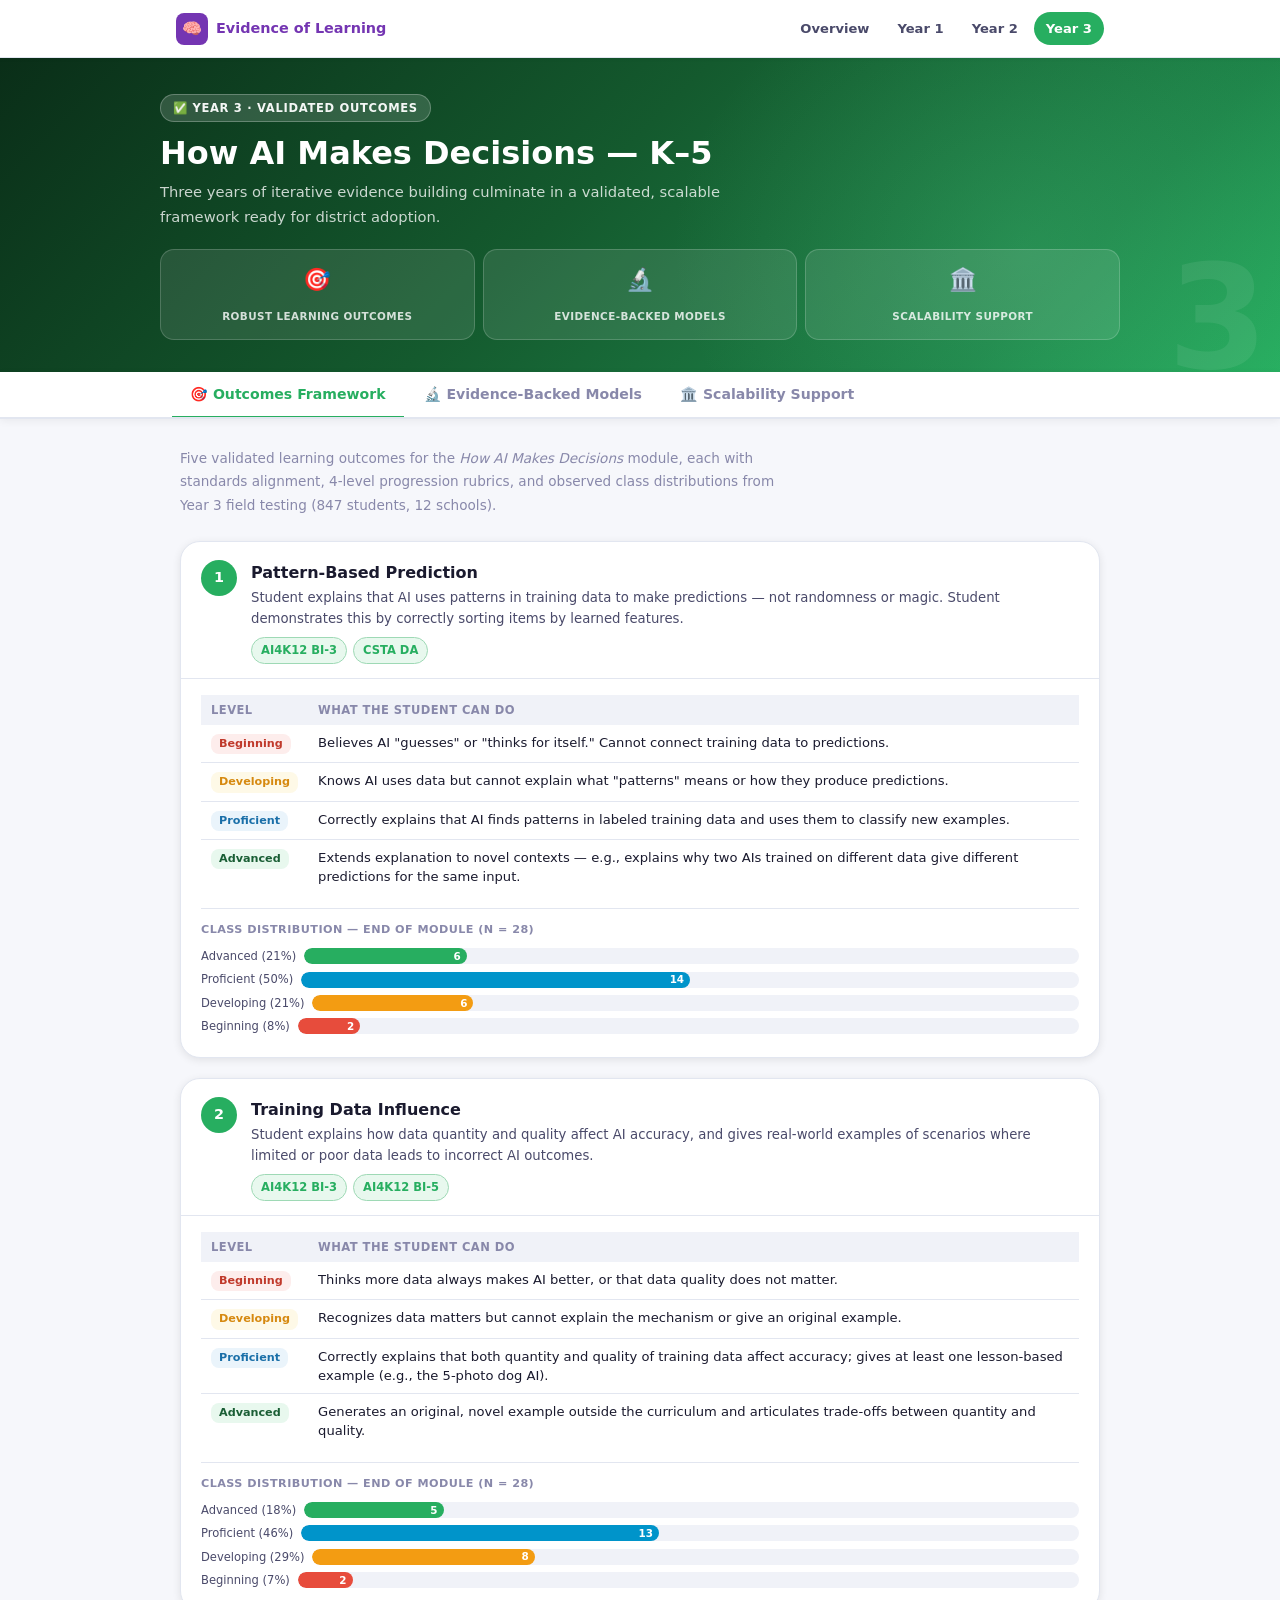
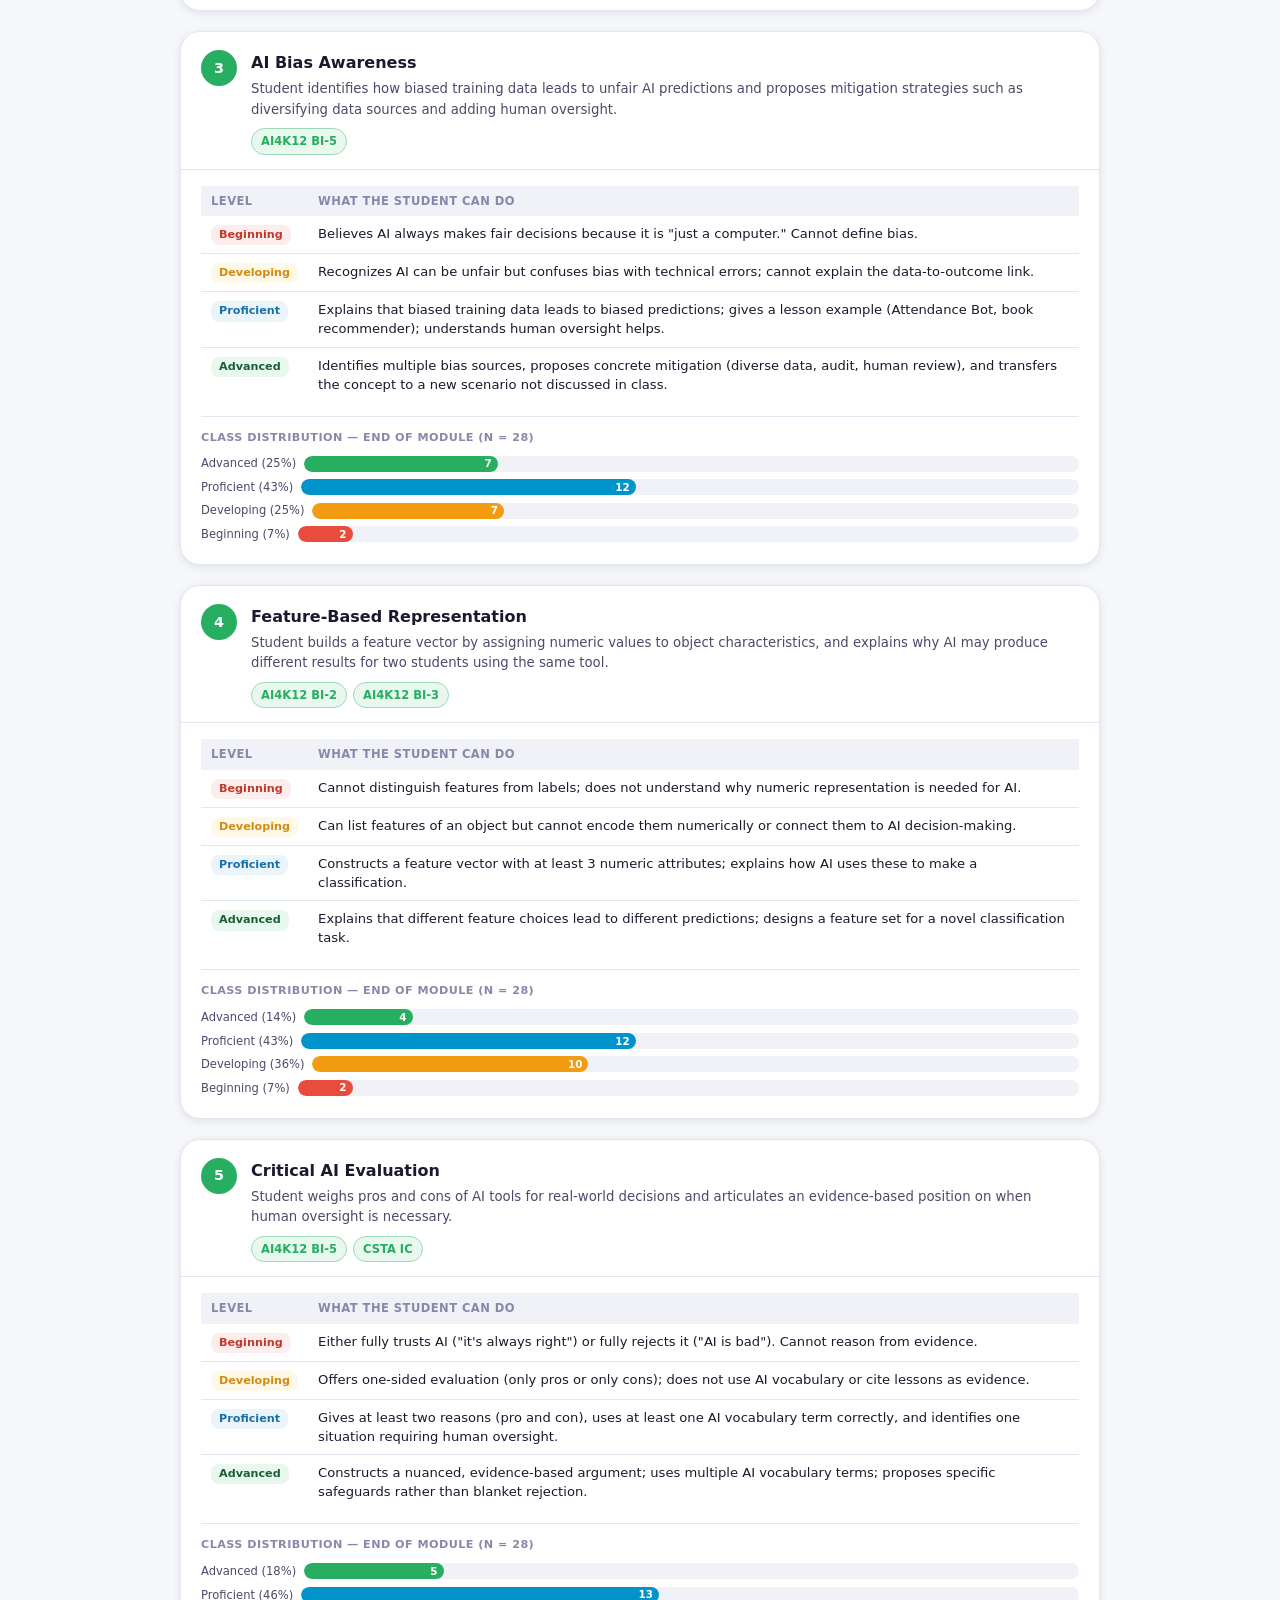
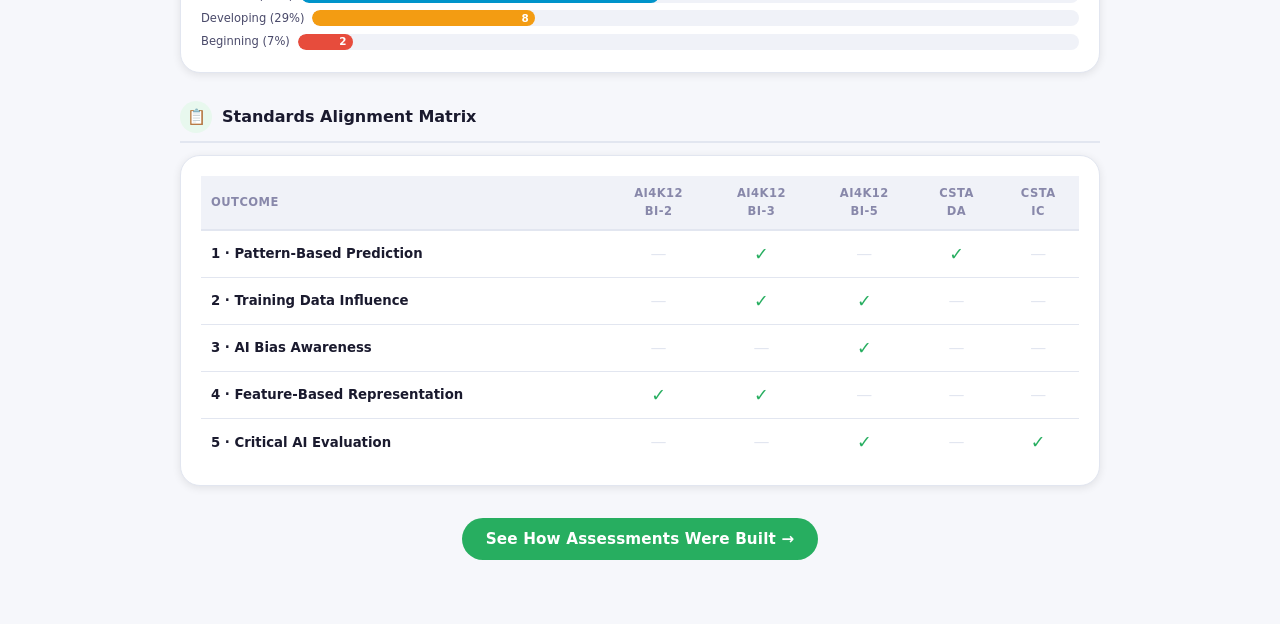
<file: year3.html>
<!DOCTYPE html>
<html lang="en">
<head>
  <meta charset="UTF-8">
  <meta name="viewport" content="width=device-width, initial-scale=1.0">
  <title>Year 3: Validated Outcomes Framework — How AI Makes Decisions</title>
  <link rel="stylesheet" href="style.css">
  <style>
    /* ── Page Hero ── */
    .y3-hero {
      background: linear-gradient(135deg, #0A2E18 0%, #145A2E 45%, #1E8449 80%, #27AE60 100%);
      color: white;
      padding: 36px 20px 32px;
      position: relative;
      overflow: hidden;
    }
    .y3-hero::before {
      content: '';
      position: absolute;
      top: -40%; right: -10%;
      width: 60%; height: 200%;
      background: radial-gradient(ellipse, rgba(88,214,141,0.18) 0%, transparent 65%);
      pointer-events: none;
    }
    .y3-hero::after {
      content: '3';
      position: absolute; right: 12px; bottom: -18px;
      font-size: 9rem; font-weight: 900; opacity: 0.07; line-height: 1;
      pointer-events: none;
    }
    .y3-hero-inner { position: relative; z-index: 1; max-width: 960px; margin: 0 auto; }
    .y3-badge {
      display: inline-flex; align-items: center; gap: 6px;
      padding: 4px 12px; border-radius: var(--r-full);
      font-size: 0.72rem; font-weight: 800; text-transform: uppercase; letter-spacing: 0.06em;
      background: rgba(255,255,255,0.15); color: rgba(255,255,255,0.95);
      border: 1px solid rgba(255,255,255,0.25);
      margin-bottom: 12px;
    }
    .y3-hero h1 { color: white; margin-bottom: 6px; font-size: clamp(1.4rem, 4vw, 2rem); }
    .y3-hero p  { color: rgba(255,255,255,0.78); font-size: 0.92rem; max-width: 580px; margin-bottom: 20px; }
    .hero-pillars {
      display: grid;
      grid-template-columns: 1fr 1fr 1fr;
      gap: 8px;
      margin-top: 8px;
    }
    .hero-pillar {
      background: rgba(255,255,255,0.1);
      border: 1px solid rgba(255,255,255,0.18);
      border-radius: var(--r-md);
      padding: 12px 10px;
      text-align: center;
      cursor: pointer;
      transition: background 0.2s;
    }
    .hero-pillar:hover { background: rgba(255,255,255,0.18); }
    .hero-pillar-icon { font-size: 1.4rem; display: block; margin-bottom: 4px; }
    .hero-pillar-label { font-size: 0.65rem; font-weight: 800; text-transform: uppercase; letter-spacing: 0.04em; color: rgba(255,255,255,0.8); line-height: 1.3; }

    /* ── Tab Navigation ── */
    .tab-nav-wrap {
      background: white;
      border-bottom: 2px solid var(--border);
      position: sticky;
      top: 57px;
      z-index: 80;
      box-shadow: 0 2px 8px rgba(0,0,0,0.06);
    }
    .tab-nav {
      display: flex;
      max-width: 960px;
      margin: 0 auto;
      padding: 0 12px;
      overflow-x: auto;
      scrollbar-width: none;
      gap: 2px;
    }
    .tab-nav::-webkit-scrollbar { display: none; }
    .tab-btn {
      display: flex; align-items: center; gap: 7px;
      padding: 14px 18px;
      border: none; background: none;
      font-size: 0.88rem; font-weight: 700;
      color: var(--text-muted);
      border-bottom: 3px solid transparent;
      margin-bottom: -2px;
      cursor: pointer;
      transition: color 0.2s, border-color 0.2s;
      white-space: nowrap;
      font-family: var(--font);
    }
    .tab-btn:hover { color: var(--text); background: var(--surface-2); }
    .tab-btn.active { color: var(--y3); border-bottom-color: var(--y3); }

    /* ── Tab Panels ── */
    .tab-panel { display: none; }
    .tab-panel.active { display: block; }

    /* ── Section headings inside tabs ── */
    .pillar-section-title {
      display: flex; align-items: center; gap: 10px;
      font-size: 1rem; font-weight: 800;
      margin: 28px 0 12px;
      padding-bottom: 8px;
      border-bottom: 2px solid var(--border);
      color: var(--text);
    }
    .pillar-section-title:first-child { margin-top: 0; }
    .pillar-section-title .icon-circle {
      width: 32px; height: 32px; border-radius: 50%;
      background: var(--y3-bg); color: var(--y3);
      display: flex; align-items: center; justify-content: center;
      font-size: 0.95rem; flex-shrink: 0;
    }

    /* ── Outcome Cards (Tab 1) ── */
    .outcome-card {
      background: var(--surface);
      border: 1px solid var(--border);
      border-radius: var(--r-lg);
      overflow: hidden;
      margin-bottom: 20px;
      box-shadow: var(--shadow-sm);
    }
    .outcome-card-header {
      display: flex; align-items: flex-start; gap: 14px;
      padding: 18px 20px 14px;
      border-bottom: 1px solid var(--border);
    }
    .outcome-num {
      width: 36px; height: 36px; border-radius: 50%;
      background: var(--y3); color: white;
      display: flex; align-items: center; justify-content: center;
      font-weight: 900; font-size: 0.9rem; flex-shrink: 0;
    }
    .outcome-title { font-weight: 800; font-size: 1rem; margin-bottom: 3px; }
    .outcome-desc  { font-size: 0.83rem; color: var(--text-2); line-height: 1.55; }
    .standard-chips { display: flex; flex-wrap: wrap; gap: 6px; margin-top: 8px; }
    .standard-chip {
      display: inline-flex; align-items: center; gap: 4px;
      padding: 3px 9px; border-radius: var(--r-full);
      font-size: 0.72rem; font-weight: 800;
      background: var(--y3-bg); color: var(--y3); border: 1px solid #9ED9B5;
    }
    .outcome-card-body { padding: 16px 20px; }

    /* Progression table */
    .progression-table {
      width: 100%; border-collapse: collapse; font-size: 0.82rem; margin-bottom: 14px;
    }
    .progression-table th {
      padding: 6px 10px; text-align: left;
      font-size: 0.72rem; font-weight: 800; text-transform: uppercase; letter-spacing: 0.04em;
      color: var(--text-muted); background: var(--surface-2);
    }
    .progression-table td { padding: 8px 10px; border-bottom: 1px solid var(--border); vertical-align: top; line-height: 1.45; }
    .progression-table tr:last-child td { border-bottom: none; }
    .prog-badge {
      display: inline-block; padding: 2px 8px; border-radius: var(--r-sm);
      font-size: 0.7rem; font-weight: 800; white-space: nowrap;
    }
    .prog-badge.beginning  { background: #FDEDEC; color: #C0392B; }
    .prog-badge.developing { background: #FEF9E7; color: #D68910; }
    .prog-badge.proficient { background: #EAF4FB; color: #1A6FA8; }
    .prog-badge.advanced   { background: #E8F8EE; color: #1A5E35; }

    /* Mini distribution bar */
    .dist-section { padding-top: 12px; border-top: 1px solid var(--border); }
    .dist-title { font-size: 0.7rem; font-weight: 800; text-transform: uppercase; letter-spacing: 0.04em; color: var(--text-muted); margin-bottom: 8px; }
    .dist-bar-row { display: flex; align-items: center; gap: 8px; margin-bottom: 5px; }
    .dist-label { font-size: 0.72rem; color: var(--text-2); min-width: 72px; }
    .dist-track { flex: 1; height: 16px; background: var(--surface-2); border-radius: var(--r-full); overflow: hidden; }
    .dist-fill {
      height: 100%; border-radius: var(--r-full);
      display: flex; align-items: center; justify-content: flex-end; padding-right: 6px;
      font-size: 0.65rem; font-weight: 800; color: white;
      transition: width 0.9s ease;
    }

    /* Standards Alignment Matrix */
    .matrix-table { width: 100%; border-collapse: collapse; font-size: 0.82rem; }
    .matrix-table th {
      padding: 8px 10px; background: var(--surface-2);
      font-size: 0.72rem; font-weight: 800; text-transform: uppercase; letter-spacing: 0.04em;
      color: var(--text-muted); border-bottom: 2px solid var(--border);
      text-align: center;
    }
    .matrix-table th:first-child { text-align: left; }
    .matrix-table td { padding: 9px 10px; border-bottom: 1px solid var(--border); text-align: center; }
    .matrix-table td:first-child { text-align: left; font-weight: 700; font-size: 0.83rem; }
    .matrix-table tr:last-child td { border-bottom: none; }
    .matrix-table tr:hover td { background: var(--surface-2); }
    .check-yes { color: var(--y3); font-size: 1.1rem; font-weight: 900; }
    .check-no  { color: var(--border); font-size: 1rem; }

    /* ── Assessment Pipeline (Tab 2) ── */
    .pipeline {
      display: flex; gap: 0; margin-bottom: 24px;
      overflow-x: auto;
    }
    .pipeline-stage {
      flex: 1; min-width: 200px;
      background: var(--surface);
      border: 1px solid var(--border);
      border-radius: 0; padding: 18px 16px;
      position: relative;
    }
    .pipeline-stage:first-child { border-radius: var(--r-md) 0 0 var(--r-md); }
    .pipeline-stage:last-child  { border-radius: 0 var(--r-md) var(--r-md) 0; }
    .pipeline-stage + .pipeline-stage { border-left: none; }
    .pipeline-arrow {
      display: flex; align-items: center; justify-content: center;
      font-size: 1.2rem; color: var(--y3);
      background: var(--y3-bg); border: 1px solid #9ED9B5;
      padding: 4px 6px;
      z-index: 1;
      align-self: center;
    }
    .stage-badge {
      display: inline-flex; align-items: center; gap: 5px;
      padding: 3px 10px; border-radius: var(--r-full);
      font-size: 0.7rem; font-weight: 800; text-transform: uppercase; letter-spacing: 0.04em;
      margin-bottom: 8px;
    }
    .stage-badge.y1 { background: var(--y1-bg); color: var(--y1); }
    .stage-badge.y2 { background: var(--y2-bg); color: var(--y2); }
    .stage-badge.y3 { background: var(--y3-bg); color: var(--y3); }
    .stage-name { font-weight: 800; font-size: 0.95rem; margin-bottom: 4px; }
    .stage-sub  { font-size: 0.78rem; color: var(--text-muted); margin-bottom: 10px; }
    .stage-detail { font-size: 0.78rem; color: var(--text-2); line-height: 1.5; }
    .stage-detail li { margin-bottom: 3px; margin-left: 14px; }

    /* Mobile pipeline — vertical */
    @media (max-width: 600px) {
      .pipeline { flex-direction: column; }
      .pipeline-stage { min-width: auto; border-left: 1px solid var(--border) !important; }
      .pipeline-stage:first-child { border-radius: var(--r-md) var(--r-md) 0 0; border-bottom: none; }
      .pipeline-stage:last-child  { border-radius: 0 0 var(--r-md) var(--r-md); border-top: none; }
      .pipeline-stage:nth-child(2) { border-top: none; border-bottom: none; }
      .pipeline-arrow { display: none; }
    }

    /* Item bank cards */
    .item-card {
      background: var(--surface);
      border: 1px solid var(--border);
      border-radius: var(--r-lg);
      padding: 18px 20px;
      margin-bottom: 14px;
      box-shadow: var(--shadow-xs);
    }
    .item-meta-row {
      display: flex; flex-wrap: wrap; align-items: center; gap: 6px;
      margin-bottom: 10px;
    }
    .item-type-chip {
      padding: 3px 9px; border-radius: var(--r-full);
      font-size: 0.7rem; font-weight: 800; text-transform: uppercase; letter-spacing: 0.04em;
    }
    .item-type-chip.mc       { background: #E8F3FF; color: #1557A0; }
    .item-type-chip.scenario { background: #FFF3E0; color: #C25E00; }
    .item-type-chip.open     { background: #F3E5F5; color: #6A1B9A; }
    .item-outcome-chip {
      padding: 3px 9px; border-radius: var(--r-full);
      font-size: 0.7rem; font-weight: 700;
      background: var(--y3-bg); color: var(--y3);
    }
    .item-year-chip {
      padding: 3px 9px; border-radius: var(--r-full);
      font-size: 0.7rem; font-weight: 700;
      background: var(--surface-2); color: var(--text-muted);
    }
    .item-question { font-weight: 600; font-size: 0.93rem; line-height: 1.55; margin-bottom: 10px; }
    .mc-option {
      display: flex; align-items: flex-start; gap: 9px;
      padding: 8px 10px; border-radius: var(--r-sm);
      margin-bottom: 5px; border: 1px solid var(--border);
      font-size: 0.82rem; background: var(--surface-2);
    }
    .mc-option.correct { background: var(--y3-bg); border-color: #9ED9B5; color: #1A5E35; font-weight: 700; }
    .mc-letter {
      min-width: 20px; height: 20px; border-radius: 50%;
      background: var(--border); color: var(--text-2);
      display: flex; align-items: center; justify-content: center;
      font-size: 0.7rem; font-weight: 800; flex-shrink: 0; margin-top: 1px;
    }
    .mc-option.correct .mc-letter { background: var(--y3); color: white; }
    .item-rubric {
      background: #FFF9E6; border: 1px solid #F5CBA7;
      border-radius: var(--r-sm); padding: 10px 12px;
      font-size: 0.8rem; color: #784212; margin-bottom: 10px;
      line-height: 1.55;
    }
    .item-stats-row {
      display: flex; flex-wrap: wrap; gap: 12px;
      padding-top: 10px; border-top: 1px solid var(--border);
      font-size: 0.78rem; color: var(--text-muted);
    }
    .item-stat { display: flex; gap: 4px; }
    .item-stat strong { color: var(--text-2); }

    /* Validation evidence grid */
    .evidence-grid {
      display: grid;
      grid-template-columns: 1fr 1fr 1fr;
      gap: 12px;
      margin-bottom: 24px;
    }
    @media (max-width: 480px) {
      .evidence-grid { grid-template-columns: 1fr 1fr; }
    }
    .evidence-stat {
      background: var(--surface);
      border: 1px solid var(--border);
      border-radius: var(--r-lg);
      padding: 16px 14px;
      text-align: center;
      box-shadow: var(--shadow-xs);
    }
    .evidence-stat .ev-value { font-size: 1.6rem; font-weight: 900; line-height: 1; margin-bottom: 4px; }
    .evidence-stat .ev-label { font-size: 0.68rem; font-weight: 700; text-transform: uppercase; letter-spacing: 0.04em; color: var(--text-muted); line-height: 1.3; }
    .ev-green  { color: var(--y3); }
    .ev-blue   { color: var(--y1); }
    .ev-purple { color: var(--y2); }

    /* Evidence chain timeline */
    .evidence-chain {
      display: flex; gap: 0; align-items: stretch; margin-bottom: 8px;
      overflow-x: auto;
    }
    .chain-node {
      flex: 1; min-width: 150px;
      background: var(--surface);
      border: 1px solid var(--border);
      border-radius: 0;
      padding: 16px 14px;
    }
    .chain-node:first-child { border-radius: var(--r-md) 0 0 var(--r-md); }
    .chain-node:last-child  { border-radius: 0 var(--r-md) var(--r-md) 0; border-right: 1px solid var(--border); }
    .chain-node + .chain-node { border-left: none; }
    .chain-arrow {
      display: flex; align-items: center; justify-content: center;
      padding: 0 8px; color: var(--y3); font-size: 1.3rem; font-weight: 900;
      background: var(--y3-bg); border-top: 1px solid #9ED9B5; border-bottom: 1px solid #9ED9B5;
      align-self: stretch;
    }
    .chain-year { font-size: 0.7rem; font-weight: 800; text-transform: uppercase; letter-spacing: 0.05em; margin-bottom: 5px; }
    .chain-title { font-weight: 700; font-size: 0.88rem; margin-bottom: 4px; }
    .chain-detail { font-size: 0.77rem; color: var(--text-2); line-height: 1.45; }
    @media (max-width: 600px) {
      .evidence-chain { flex-direction: column; }
      .chain-node { min-width: auto; border-left: 1px solid var(--border) !important; border-right: 1px solid var(--border) !important; }
      .chain-node:first-child { border-radius: var(--r-md) var(--r-md) 0 0; border-bottom: none; }
      .chain-node:last-child  { border-radius: 0 0 var(--r-md) var(--r-md); border-top: none; }
      .chain-node:nth-child(2) { border-top: none; border-bottom: none; }
      .chain-arrow { display: none; }
    }

    /* ── Scalability (Tab 3) ── */
    .tier-cards {
      display: grid;
      grid-template-columns: 1fr 1fr 1fr;
      gap: 14px;
      margin-bottom: 24px;
    }
    @media (max-width: 640px) {
      .tier-cards { grid-template-columns: 1fr; }
      .hero-pillars { grid-template-columns: 1fr; }
    }
    .tier-card {
      background: var(--surface);
      border: 2px solid var(--border);
      border-radius: var(--r-lg);
      padding: 20px 18px;
      box-shadow: var(--shadow-xs);
      position: relative;
      overflow: hidden;
    }
    .tier-card::before {
      content: '';
      position: absolute; top: 0; left: 0; right: 0; height: 4px;
    }
    .tier-card.t1::before { background: var(--y1); }
    .tier-card.t2::before { background: var(--y2); }
    .tier-card.t3::before { background: var(--y3); }
    .tier-num {
      display: inline-flex; align-items: center; justify-content: center;
      width: 32px; height: 32px; border-radius: 50%;
      font-weight: 900; font-size: 1rem; margin-bottom: 8px;
    }
    .tier-card.t1 .tier-num { background: var(--y1-bg); color: var(--y1); }
    .tier-card.t2 .tier-num { background: var(--y2-bg); color: var(--y2); }
    .tier-card.t3 .tier-num { background: var(--y3-bg); color: var(--y3); }
    .tier-label { font-size: 0.68rem; font-weight: 800; text-transform: uppercase; letter-spacing: 0.04em; color: var(--text-muted); margin-bottom: 2px; }
    .tier-name { font-weight: 800; font-size: 1rem; margin-bottom: 8px; }
    .tier-includes { list-style: none; padding: 0; margin: 0; }
    .tier-includes li {
      display: flex; align-items: flex-start; gap: 7px;
      font-size: 0.81rem; color: var(--text-2); padding: 4px 0;
      border-bottom: 1px solid var(--border); line-height: 1.4;
    }
    .tier-includes li:last-child { border-bottom: none; }
    .tier-includes li::before { content: '✓'; font-weight: 900; flex-shrink: 0; margin-top: 1px; }
    .tier-card.t1 .tier-includes li::before { color: var(--y1); }
    .tier-card.t2 .tier-includes li::before { color: var(--y2); }
    .tier-card.t3 .tier-includes li::before { color: var(--y3); }

    /* Tech checklist */
    .tech-checklist { list-style: none; padding: 0; margin: 0; }
    .tech-checklist li {
      display: flex; align-items: center; gap: 10px;
      padding: 11px 0; border-bottom: 1px solid var(--border);
      font-size: 0.88rem;
    }
    .tech-checklist li:last-child { border-bottom: none; }
    .check-circle {
      width: 22px; height: 22px; border-radius: 50%;
      background: var(--y3); color: white;
      display: flex; align-items: center; justify-content: center;
      font-size: 0.7rem; font-weight: 900; flex-shrink: 0;
    }

    /* District dashboard mock */
    .district-header {
      background: linear-gradient(135deg, #E8F8EE, #D4F0DF);
      border: 1px solid #9ED9B5;
      border-radius: var(--r-xl) var(--r-xl) 0 0;
      padding: 20px 24px 16px;
    }
    .district-body {
      background: var(--surface);
      border: 1px solid #9ED9B5;
      border-top: none;
      border-radius: 0 0 var(--r-xl) var(--r-xl);
      overflow: hidden;
      margin-bottom: 24px;
    }
    .district-stats-row {
      display: grid;
      grid-template-columns: repeat(4, 1fr);
      gap: 0;
      border-bottom: 1px solid var(--border);
    }
    .district-stat {
      padding: 16px 12px; text-align: center;
      border-right: 1px solid var(--border);
    }
    .district-stat:last-child { border-right: none; }
    .district-stat .ds-value { font-size: 1.5rem; font-weight: 900; line-height: 1; }
    .district-stat .ds-label { font-size: 0.66rem; font-weight: 700; text-transform: uppercase; letter-spacing: 0.04em; color: var(--text-muted); margin-top: 3px; }
    @media (max-width: 480px) {
      .district-stats-row { grid-template-columns: 1fr 1fr; }
      .district-stat:nth-child(2) { border-right: none; }
      .district-stat:nth-child(3) { border-top: 1px solid var(--border); }
    }
    .school-table { width: 100%; border-collapse: collapse; font-size: 0.84rem; }
    .school-table thead th {
      background: var(--surface-2); padding: 9px 16px; text-align: left;
      font-size: 0.72rem; font-weight: 800; text-transform: uppercase; letter-spacing: 0.04em;
      color: var(--text-muted);
    }
    .school-table td { padding: 11px 16px; border-bottom: 1px solid var(--border); }
    .school-table tr:last-child td { border-bottom: none; }
    .school-table tr:hover td { background: var(--surface-2); }
    .proficiency-pill {
      display: inline-block; padding: 3px 10px; border-radius: var(--r-full);
      font-size: 0.75rem; font-weight: 800;
    }
    .prof-high { background: var(--y3-bg); color: var(--y3); }
    .prof-mid  { background: var(--y1-bg); color: var(--y1); }
    .prof-note { background: var(--y2-bg); color: var(--y2); }
    .district-reco {
      background: var(--y3-bg); border: 1px solid #9ED9B5;
      border-radius: var(--r-md); padding: 12px 16px;
      font-size: 0.85rem; color: #1A5E35; font-weight: 600;
      display: flex; align-items: center; gap: 8px;
      margin: 0 16px 16px;
    }

    /* Sustainability arc */
    .sustain-arc {
      position: relative;
      padding-left: 36px;
    }
    .sustain-arc::before {
      content: '';
      position: absolute;
      left: 14px; top: 16px; bottom: 16px;
      width: 2px;
      background: linear-gradient(to bottom, var(--y1), var(--y2), var(--y3), #58D68D);
    }
    .sustain-row {
      position: relative;
      display: flex; gap: 16px; align-items: flex-start;
      padding: 0 0 24px;
    }
    .sustain-row:last-child { padding-bottom: 0; }
    .sustain-dot {
      position: absolute;
      left: -30px; top: 4px;
      width: 16px; height: 16px; border-radius: 50%;
      background: white; border: 3px solid var(--border);
      flex-shrink: 0;
    }
    .sustain-dot.s1 { border-color: var(--y1); }
    .sustain-dot.s2 { border-color: var(--y2); }
    .sustain-dot.s3 { border-color: var(--y3); }
    .sustain-dot.s4 { border-color: #58D68D; }
    .sustain-year-tag {
      display: inline-flex; align-items: center; gap: 5px;
      padding: 3px 10px; border-radius: var(--r-full);
      font-size: 0.7rem; font-weight: 800; text-transform: uppercase; letter-spacing: 0.04em;
      margin-bottom: 5px; white-space: nowrap;
    }
    .sustain-year-tag.y1 { background: var(--y1-bg); color: var(--y1); }
    .sustain-year-tag.y2 { background: var(--y2-bg); color: var(--y2); }
    .sustain-year-tag.y3 { background: var(--y3-bg); color: var(--y3); }
    .sustain-year-tag.post { background: #E8FFF2; color: #0E7A48; }
    .sustain-title { font-weight: 700; font-size: 0.93rem; margin-bottom: 3px; }
    .sustain-sub { font-size: 0.8rem; color: var(--text-2); line-height: 1.5; }
    .sustain-goal {
      display: inline-block; padding: 2px 8px; border-radius: var(--r-sm);
      font-size: 0.7rem; font-weight: 800; text-transform: uppercase;
      background: var(--surface-2); color: var(--text-muted); margin-top: 4px;
    }
  </style>
</head>
<body>

<!-- ── Site Navigation ── -->
<nav class="site-nav">
  <div class="nav-inner">
    <a href="index.html" class="nav-logo">
      <div class="logo-icon">🧠</div>
      <span>Evidence of Learning</span>
    </a>
    <div class="nav-links">
      <a href="index.html"  class="nav-link">Overview</a>
      <a href="year1.html"  class="nav-link y1">Year 1</a>
      <a href="year2.html"  class="nav-link y2">Year 2</a>
      <a href="year3.html"  class="nav-link active y3">Year 3</a>
    </div>
  </div>
</nav>

<!-- ── Hero ── -->
<div class="y3-hero">
  <div class="y3-hero-inner">
    <div class="y3-badge">✅ Year 3 · Validated Outcomes</div>
    <h1>How AI Makes Decisions — K–5</h1>
    <p>Three years of iterative evidence building culminate in a validated, scalable framework ready for district adoption.</p>
    <div class="hero-pillars">
      <div class="hero-pillar" onclick="switchTab('outcomes')">
        <span class="hero-pillar-icon">🎯</span>
        <span class="hero-pillar-label">Robust Learning Outcomes</span>
      </div>
      <div class="hero-pillar" onclick="switchTab('evidence')">
        <span class="hero-pillar-icon">🔬</span>
        <span class="hero-pillar-label">Evidence-Backed Models</span>
      </div>
      <div class="hero-pillar" onclick="switchTab('scalability')">
        <span class="hero-pillar-icon">🏛️</span>
        <span class="hero-pillar-label">Scalability Support</span>
      </div>
    </div>
  </div>
</div>

<!-- ── Tab Navigation ── -->
<div class="tab-nav-wrap">
  <div class="tab-nav" role="tablist">
    <button class="tab-btn active" role="tab" aria-selected="true"  onclick="switchTab('outcomes')"    data-tab="outcomes">
      🎯 Outcomes Framework
    </button>
    <button class="tab-btn"        role="tab" aria-selected="false" onclick="switchTab('evidence')"    data-tab="evidence">
      🔬 Evidence-Backed Models
    </button>
    <button class="tab-btn"        role="tab" aria-selected="false" onclick="switchTab('scalability')" data-tab="scalability">
      🏛️ Scalability Support
    </button>
  </div>
</div>

<!-- ════════════════════════════════════════════════════
     TAB 1: ROBUST LEARNING OUTCOMES FRAMEWORK
     ════════════════════════════════════════════════════ -->
<div id="tab-outcomes" class="tab-panel active" role="tabpanel">
<div class="container-wide" style="padding-top:28px;padding-bottom:64px;">

  <!-- Intro -->
  <p class="text-sm text-muted" style="margin-bottom:24px;max-width:600px;">
    Five validated learning outcomes for the <em>How AI Makes Decisions</em> module, each with standards alignment, 4-level progression rubrics, and observed class distributions from Year 3 field testing (847 students, 12 schools).
  </p>

  <!-- ── Outcome 1 ── -->
  <div class="outcome-card">
    <div class="outcome-card-header">
      <div class="outcome-num">1</div>
      <div style="flex:1;">
        <div class="outcome-title">Pattern-Based Prediction</div>
        <div class="outcome-desc">Student explains that AI uses patterns in training data to make predictions — not randomness or magic. Student demonstrates this by correctly sorting items by learned features.</div>
        <div class="standard-chips">
          <span class="standard-chip">AI4K12 BI-3</span>
          <span class="standard-chip">CSTA DA</span>
        </div>
      </div>
    </div>
    <div class="outcome-card-body">
      <table class="progression-table">
        <thead>
          <tr>
            <th style="width:100px;">Level</th>
            <th>What the student can do</th>
          </tr>
        </thead>
        <tbody>
          <tr>
            <td><span class="prog-badge beginning">Beginning</span></td>
            <td>Believes AI "guesses" or "thinks for itself." Cannot connect training data to predictions.</td>
          </tr>
          <tr>
            <td><span class="prog-badge developing">Developing</span></td>
            <td>Knows AI uses data but cannot explain what "patterns" means or how they produce predictions.</td>
          </tr>
          <tr>
            <td><span class="prog-badge proficient">Proficient</span></td>
            <td>Correctly explains that AI finds patterns in labeled training data and uses them to classify new examples.</td>
          </tr>
          <tr>
            <td><span class="prog-badge advanced">Advanced</span></td>
            <td>Extends explanation to novel contexts — e.g., explains why two AIs trained on different data give different predictions for the same input.</td>
          </tr>
        </tbody>
      </table>
      <div class="dist-section">
        <div class="dist-title">Class Distribution — End of Module (n = 28)</div>
        <div class="dist-bar-row">
          <span class="dist-label">Advanced (21%)</span>
          <div class="dist-track"><div class="dist-fill" style="width:21%;background:var(--y3);">6</div></div>
        </div>
        <div class="dist-bar-row">
          <span class="dist-label">Proficient (50%)</span>
          <div class="dist-track"><div class="dist-fill" style="width:50%;background:var(--y1);">14</div></div>
        </div>
        <div class="dist-bar-row">
          <span class="dist-label">Developing (21%)</span>
          <div class="dist-track"><div class="dist-fill" style="width:21%;background:var(--warning);">6</div></div>
        </div>
        <div class="dist-bar-row">
          <span class="dist-label">Beginning (8%)</span>
          <div class="dist-track"><div class="dist-fill" style="width:8%;background:var(--danger);">2</div></div>
        </div>
      </div>
    </div>
  </div>

  <!-- ── Outcome 2 ── -->
  <div class="outcome-card">
    <div class="outcome-card-header">
      <div class="outcome-num">2</div>
      <div style="flex:1;">
        <div class="outcome-title">Training Data Influence</div>
        <div class="outcome-desc">Student explains how data quantity and quality affect AI accuracy, and gives real-world examples of scenarios where limited or poor data leads to incorrect AI outcomes.</div>
        <div class="standard-chips">
          <span class="standard-chip">AI4K12 BI-3</span>
          <span class="standard-chip">AI4K12 BI-5</span>
        </div>
      </div>
    </div>
    <div class="outcome-card-body">
      <table class="progression-table">
        <thead>
          <tr><th style="width:100px;">Level</th><th>What the student can do</th></tr>
        </thead>
        <tbody>
          <tr>
            <td><span class="prog-badge beginning">Beginning</span></td>
            <td>Thinks more data always makes AI better, or that data quality does not matter.</td>
          </tr>
          <tr>
            <td><span class="prog-badge developing">Developing</span></td>
            <td>Recognizes data matters but cannot explain the mechanism or give an original example.</td>
          </tr>
          <tr>
            <td><span class="prog-badge proficient">Proficient</span></td>
            <td>Correctly explains that both quantity and quality of training data affect accuracy; gives at least one lesson-based example (e.g., the 5-photo dog AI).</td>
          </tr>
          <tr>
            <td><span class="prog-badge advanced">Advanced</span></td>
            <td>Generates an original, novel example outside the curriculum and articulates trade-offs between quantity and quality.</td>
          </tr>
        </tbody>
      </table>
      <div class="dist-section">
        <div class="dist-title">Class Distribution — End of Module (n = 28)</div>
        <div class="dist-bar-row">
          <span class="dist-label">Advanced (18%)</span>
          <div class="dist-track"><div class="dist-fill" style="width:18%;background:var(--y3);">5</div></div>
        </div>
        <div class="dist-bar-row">
          <span class="dist-label">Proficient (46%)</span>
          <div class="dist-track"><div class="dist-fill" style="width:46%;background:var(--y1);">13</div></div>
        </div>
        <div class="dist-bar-row">
          <span class="dist-label">Developing (29%)</span>
          <div class="dist-track"><div class="dist-fill" style="width:29%;background:var(--warning);">8</div></div>
        </div>
        <div class="dist-bar-row">
          <span class="dist-label">Beginning (7%)</span>
          <div class="dist-track"><div class="dist-fill" style="width:7%;background:var(--danger);">2</div></div>
        </div>
      </div>
    </div>
  </div>

  <!-- ── Outcome 3 ── -->
  <div class="outcome-card">
    <div class="outcome-card-header">
      <div class="outcome-num">3</div>
      <div style="flex:1;">
        <div class="outcome-title">AI Bias Awareness</div>
        <div class="outcome-desc">Student identifies how biased training data leads to unfair AI predictions and proposes mitigation strategies such as diversifying data sources and adding human oversight.</div>
        <div class="standard-chips">
          <span class="standard-chip">AI4K12 BI-5</span>
        </div>
      </div>
    </div>
    <div class="outcome-card-body">
      <table class="progression-table">
        <thead>
          <tr><th style="width:100px;">Level</th><th>What the student can do</th></tr>
        </thead>
        <tbody>
          <tr>
            <td><span class="prog-badge beginning">Beginning</span></td>
            <td>Believes AI always makes fair decisions because it is "just a computer." Cannot define bias.</td>
          </tr>
          <tr>
            <td><span class="prog-badge developing">Developing</span></td>
            <td>Recognizes AI can be unfair but confuses bias with technical errors; cannot explain the data-to-outcome link.</td>
          </tr>
          <tr>
            <td><span class="prog-badge proficient">Proficient</span></td>
            <td>Explains that biased training data leads to biased predictions; gives a lesson example (Attendance Bot, book recommender); understands human oversight helps.</td>
          </tr>
          <tr>
            <td><span class="prog-badge advanced">Advanced</span></td>
            <td>Identifies multiple bias sources, proposes concrete mitigation (diverse data, audit, human review), and transfers the concept to a new scenario not discussed in class.</td>
          </tr>
        </tbody>
      </table>
      <div class="dist-section">
        <div class="dist-title">Class Distribution — End of Module (n = 28)</div>
        <div class="dist-bar-row">
          <span class="dist-label">Advanced (25%)</span>
          <div class="dist-track"><div class="dist-fill" style="width:25%;background:var(--y3);">7</div></div>
        </div>
        <div class="dist-bar-row">
          <span class="dist-label">Proficient (43%)</span>
          <div class="dist-track"><div class="dist-fill" style="width:43%;background:var(--y1);">12</div></div>
        </div>
        <div class="dist-bar-row">
          <span class="dist-label">Developing (25%)</span>
          <div class="dist-track"><div class="dist-fill" style="width:25%;background:var(--warning);">7</div></div>
        </div>
        <div class="dist-bar-row">
          <span class="dist-label">Beginning (7%)</span>
          <div class="dist-track"><div class="dist-fill" style="width:7%;background:var(--danger);">2</div></div>
        </div>
      </div>
    </div>
  </div>

  <!-- ── Outcome 4 ── -->
  <div class="outcome-card">
    <div class="outcome-card-header">
      <div class="outcome-num">4</div>
      <div style="flex:1;">
        <div class="outcome-title">Feature-Based Representation</div>
        <div class="outcome-desc">Student builds a feature vector by assigning numeric values to object characteristics, and explains why AI may produce different results for two students using the same tool.</div>
        <div class="standard-chips">
          <span class="standard-chip">AI4K12 BI-2</span>
          <span class="standard-chip">AI4K12 BI-3</span>
        </div>
      </div>
    </div>
    <div class="outcome-card-body">
      <table class="progression-table">
        <thead>
          <tr><th style="width:100px;">Level</th><th>What the student can do</th></tr>
        </thead>
        <tbody>
          <tr>
            <td><span class="prog-badge beginning">Beginning</span></td>
            <td>Cannot distinguish features from labels; does not understand why numeric representation is needed for AI.</td>
          </tr>
          <tr>
            <td><span class="prog-badge developing">Developing</span></td>
            <td>Can list features of an object but cannot encode them numerically or connect them to AI decision-making.</td>
          </tr>
          <tr>
            <td><span class="prog-badge proficient">Proficient</span></td>
            <td>Constructs a feature vector with at least 3 numeric attributes; explains how AI uses these to make a classification.</td>
          </tr>
          <tr>
            <td><span class="prog-badge advanced">Advanced</span></td>
            <td>Explains that different feature choices lead to different predictions; designs a feature set for a novel classification task.</td>
          </tr>
        </tbody>
      </table>
      <div class="dist-section">
        <div class="dist-title">Class Distribution — End of Module (n = 28)</div>
        <div class="dist-bar-row">
          <span class="dist-label">Advanced (14%)</span>
          <div class="dist-track"><div class="dist-fill" style="width:14%;background:var(--y3);">4</div></div>
        </div>
        <div class="dist-bar-row">
          <span class="dist-label">Proficient (43%)</span>
          <div class="dist-track"><div class="dist-fill" style="width:43%;background:var(--y1);">12</div></div>
        </div>
        <div class="dist-bar-row">
          <span class="dist-label">Developing (36%)</span>
          <div class="dist-track"><div class="dist-fill" style="width:36%;background:var(--warning);">10</div></div>
        </div>
        <div class="dist-bar-row">
          <span class="dist-label">Beginning (7%)</span>
          <div class="dist-track"><div class="dist-fill" style="width:7%;background:var(--danger);">2</div></div>
        </div>
      </div>
    </div>
  </div>

  <!-- ── Outcome 5 ── -->
  <div class="outcome-card">
    <div class="outcome-card-header">
      <div class="outcome-num">5</div>
      <div style="flex:1;">
        <div class="outcome-title">Critical AI Evaluation</div>
        <div class="outcome-desc">Student weighs pros and cons of AI tools for real-world decisions and articulates an evidence-based position on when human oversight is necessary.</div>
        <div class="standard-chips">
          <span class="standard-chip">AI4K12 BI-5</span>
          <span class="standard-chip">CSTA IC</span>
        </div>
      </div>
    </div>
    <div class="outcome-card-body">
      <table class="progression-table">
        <thead>
          <tr><th style="width:100px;">Level</th><th>What the student can do</th></tr>
        </thead>
        <tbody>
          <tr>
            <td><span class="prog-badge beginning">Beginning</span></td>
            <td>Either fully trusts AI ("it's always right") or fully rejects it ("AI is bad"). Cannot reason from evidence.</td>
          </tr>
          <tr>
            <td><span class="prog-badge developing">Developing</span></td>
            <td>Offers one-sided evaluation (only pros or only cons); does not use AI vocabulary or cite lessons as evidence.</td>
          </tr>
          <tr>
            <td><span class="prog-badge proficient">Proficient</span></td>
            <td>Gives at least two reasons (pro and con), uses at least one AI vocabulary term correctly, and identifies one situation requiring human oversight.</td>
          </tr>
          <tr>
            <td><span class="prog-badge advanced">Advanced</span></td>
            <td>Constructs a nuanced, evidence-based argument; uses multiple AI vocabulary terms; proposes specific safeguards rather than blanket rejection.</td>
          </tr>
        </tbody>
      </table>
      <div class="dist-section">
        <div class="dist-title">Class Distribution — End of Module (n = 28)</div>
        <div class="dist-bar-row">
          <span class="dist-label">Advanced (18%)</span>
          <div class="dist-track"><div class="dist-fill" style="width:18%;background:var(--y3);">5</div></div>
        </div>
        <div class="dist-bar-row">
          <span class="dist-label">Proficient (46%)</span>
          <div class="dist-track"><div class="dist-fill" style="width:46%;background:var(--y1);">13</div></div>
        </div>
        <div class="dist-bar-row">
          <span class="dist-label">Developing (29%)</span>
          <div class="dist-track"><div class="dist-fill" style="width:29%;background:var(--warning);">8</div></div>
        </div>
        <div class="dist-bar-row">
          <span class="dist-label">Beginning (7%)</span>
          <div class="dist-track"><div class="dist-fill" style="width:7%;background:var(--danger);">2</div></div>
        </div>
      </div>
    </div>
  </div>

  <!-- ── Standards Alignment Matrix ── -->
  <div class="pillar-section-title">
    <div class="icon-circle">📋</div>
    Standards Alignment Matrix
  </div>
  <div class="card" style="overflow-x:auto;margin-bottom:32px;">
    <table class="matrix-table">
      <thead>
        <tr>
          <th style="text-align:left;min-width:160px;">Outcome</th>
          <th>AI4K12<br>BI-2</th>
          <th>AI4K12<br>BI-3</th>
          <th>AI4K12<br>BI-5</th>
          <th>CSTA<br>DA</th>
          <th>CSTA<br>IC</th>
        </tr>
      </thead>
      <tbody>
        <tr>
          <td>1 · Pattern-Based Prediction</td>
          <td><span class="check-no">—</span></td>
          <td><span class="check-yes">✓</span></td>
          <td><span class="check-no">—</span></td>
          <td><span class="check-yes">✓</span></td>
          <td><span class="check-no">—</span></td>
        </tr>
        <tr>
          <td>2 · Training Data Influence</td>
          <td><span class="check-no">—</span></td>
          <td><span class="check-yes">✓</span></td>
          <td><span class="check-yes">✓</span></td>
          <td><span class="check-no">—</span></td>
          <td><span class="check-no">—</span></td>
        </tr>
        <tr>
          <td>3 · AI Bias Awareness</td>
          <td><span class="check-no">—</span></td>
          <td><span class="check-no">—</span></td>
          <td><span class="check-yes">✓</span></td>
          <td><span class="check-no">—</span></td>
          <td><span class="check-no">—</span></td>
        </tr>
        <tr>
          <td>4 · Feature-Based Representation</td>
          <td><span class="check-yes">✓</span></td>
          <td><span class="check-yes">✓</span></td>
          <td><span class="check-no">—</span></td>
          <td><span class="check-no">—</span></td>
          <td><span class="check-no">—</span></td>
        </tr>
        <tr>
          <td>5 · Critical AI Evaluation</td>
          <td><span class="check-no">—</span></td>
          <td><span class="check-no">—</span></td>
          <td><span class="check-yes">✓</span></td>
          <td><span class="check-no">—</span></td>
          <td><span class="check-yes">✓</span></td>
        </tr>
      </tbody>
    </table>
  </div>

  <div style="text-align:center;">
    <button class="btn btn-y3" onclick="switchTab('evidence')">See How Assessments Were Built →</button>
  </div>

</div>
</div><!-- end tab-outcomes -->


<!-- ════════════════════════════════════════════════════
     TAB 2: EVIDENCE-BACKED ASSESSMENT MODELS
     ════════════════════════════════════════════════════ -->
<div id="tab-evidence" class="tab-panel" role="tabpanel">
<div class="container-wide" style="padding-top:28px;padding-bottom:64px;">

  <p class="text-sm text-muted" style="margin-bottom:24px;max-width:600px;">
    Every assessment item in the Year 3 bank was built, tested, and validated through a structured 3-stage pipeline. Items are backed by psychometric data from 847 students across 12 schools over 3 years.
  </p>

  <!-- ── 3-Stage Pipeline ── -->
  <div class="pillar-section-title">
    <div class="icon-circle">🔄</div>
    3-Stage Item Development Pipeline
  </div>

  <div class="pipeline" style="margin-bottom:28px;">
    <div class="pipeline-stage">
      <div class="stage-badge y1">Stage 1 — Year 1</div>
      <div class="stage-name">Draft</div>
      <div class="stage-sub">Expert-reviewed item drafts</div>
      <ul class="stage-detail">
        <li>Items drafted from Year 1 formative signal patterns</li>
        <li>Expert review by 3 AI educators</li>
        <li>Cognitive interviews with 12 students (grades 3–5)</li>
        <li>Readability target: Flesch-Kincaid Grade 4.2</li>
      </ul>
    </div>
    <div class="pipeline-arrow">→</div>
    <div class="pipeline-stage">
      <div class="stage-badge y2">Stage 2 — Year 2</div>
      <div class="stage-name">Pilot</div>
      <div class="stage-sub">Field test + item analysis</div>
      <ul class="stage-detail">
        <li>Field tested: 240 students, 8 schools</li>
        <li>Item analysis: difficulty and discrimination</li>
        <li>Items with discrimination &lt; 0.25 revised</li>
        <li>Misconception data from Year 2 dashboard informed distractors</li>
      </ul>
    </div>
    <div class="pipeline-arrow">→</div>
    <div class="pipeline-stage">
      <div class="stage-badge y3">Stage 3 — Year 3</div>
      <div class="stage-name">Validate</div>
      <div class="stage-sub">Full validation + publication</div>
      <ul class="stage-detail">
        <li>Full validation: 847 students, 12 schools</li>
        <li>Reliability analysis (Cronbach's α, test-retest)</li>
        <li>Pre-post effect size computed</li>
        <li>Final item bank published with psychometric data</li>
      </ul>
    </div>
  </div>

  <!-- ── Sample Item Bank ── -->
  <div class="pillar-section-title">
    <div class="icon-circle">📝</div>
    Sample Item Bank
  </div>

  <!-- Item 1 -->
  <div class="item-card">
    <div class="item-meta-row">
      <span class="item-type-chip mc">Multiple Choice</span>
      <span class="item-outcome-chip">Outcome 1</span>
      <span class="item-year-chip">Introduced: Year 1</span>
      <span class="standard-chip">AI4K12 BI-3</span>
    </div>
    <div class="item-question">When an AI makes a prediction, what does it use?</div>
    <div>
      <div class="mc-option"><span class="mc-letter">A</span> Its own feelings</div>
      <div class="mc-option"><span class="mc-letter">B</span> Random guessing</div>
      <div class="mc-option correct"><span class="mc-letter">C</span> ✓ Patterns from training data</div>
      <div class="mc-option"><span class="mc-letter">D</span> Hand-coded rules for every question</div>
    </div>
    <div class="item-stats-row">
      <span class="item-stat">Difficulty: <strong>0.78 (Easy)</strong></span>
      <span class="item-stat">Discrimination: <strong>0.42</strong></span>
    </div>
  </div>

  <!-- Item 2 -->
  <div class="item-card">
    <div class="item-meta-row">
      <span class="item-type-chip mc">Multiple Choice</span>
      <span class="item-outcome-chip">Outcome 3</span>
      <span class="item-year-chip">Introduced: Year 2</span>
      <span class="standard-chip">AI4K12 BI-5</span>
    </div>
    <div class="item-question">A school's AI book recommender was only trained on books enjoyed by English-speaking students. What problem would most likely occur?</div>
    <div>
      <div class="mc-option"><span class="mc-letter">A</span> Too many recommendations</div>
      <div class="mc-option correct"><span class="mc-letter">B</span> ✓ Poor recommendations for multilingual students</div>
      <div class="mc-option"><span class="mc-letter">C</span> The AI would become slower</div>
      <div class="mc-option"><span class="mc-letter">D</span> Only new books get recommended</div>
    </div>
    <div class="item-stats-row">
      <span class="item-stat">Difficulty: <strong>0.61 (Medium)</strong></span>
      <span class="item-stat">Discrimination: <strong>0.58</strong></span>
    </div>
  </div>

  <!-- Item 3 -->
  <div class="item-card">
    <div class="item-meta-row">
      <span class="item-type-chip scenario">Scenario</span>
      <span class="item-outcome-chip">Outcome 2</span>
      <span class="item-year-chip">Introduced: Year 2</span>
      <span class="standard-chip">AI4K12 BI-3</span>
    </div>
    <div class="item-question">An AI trained on 5 photos of dogs keeps mistaking cats for dogs. If you give it 500 more dog photos, will it improve? Explain why.</div>
    <div class="item-rubric">
      <strong>Scoring Rubric (3 pts):</strong><br>
      1 pt — Mentions that more data (quantity) was added<br>
      1 pt — Explains the mechanism of improvement (more patterns to learn from)<br>
      1 pt — Acknowledges limitations (it might still make mistakes; needs diverse data)
    </div>
    <div class="item-stats-row">
      <span class="item-stat">Difficulty: <strong>0.64 (Medium)</strong></span>
      <span class="item-stat">Discrimination: <strong>0.61</strong></span>
    </div>
  </div>

  <!-- Item 4 -->
  <div class="item-card">
    <div class="item-meta-row">
      <span class="item-type-chip open">Open Response</span>
      <span class="item-outcome-chip">Outcome 5</span>
      <span class="item-year-chip">Introduced: Year 3</span>
      <span class="standard-chip">AI4K12 BI-5</span>
      <span class="standard-chip">CSTA IC</span>
    </div>
    <div class="item-question">Your school wants an AI to choose Student of the Month. Do you think this is a good idea? Use at least 2 reasons and at least 1 AI vocabulary word.</div>
    <div class="item-rubric">
      <strong>Scoring Rubric (5 pts):</strong><br>
      1 pt — Clear claim (yes or no with a position)<br>
      2 pts — At least 2 distinct reasons (1 pt each)<br>
      1 pt — Correct use of at least 1 AI vocabulary term (e.g., "bias," "training data," "prediction")<br>
      1 pt — Quality of reasoning (reasons are connected to how AI works, not just opinions)
    </div>
    <div style="background:var(--y3-bg);border:1px solid #9ED9B5;border-radius:var(--r-sm);padding:9px 12px;font-size:0.78rem;color:#1A5E35;margin-top:8px;">
      <strong>Inter-rater reliability:</strong> 87% exact agreement across 120 hand-scored responses (Year 3 calibration session).
    </div>
    <div class="item-stats-row">
      <span class="item-stat">Difficulty: <strong>0.52 (Hard)</strong></span>
      <span class="item-stat">Discrimination: <strong>0.68</strong></span>
    </div>
  </div>

  <!-- ── Validation Evidence ── -->
  <div class="pillar-section-title">
    <div class="icon-circle">📊</div>
    Validation Evidence
  </div>

  <div class="evidence-grid">
    <div class="evidence-stat">
      <div class="ev-value ev-green">α = 0.81</div>
      <div class="ev-label">Cronbach's α<br>Internal Consistency</div>
    </div>
    <div class="evidence-stat">
      <div class="ev-value ev-blue">d = 0.74</div>
      <div class="ev-label">Cohen's d<br>Pre-Post Effect Size</div>
    </div>
    <div class="evidence-stat">
      <div class="ev-value ev-green">r = 0.78</div>
      <div class="ev-label">Test-Retest r<br>2-Week Stability</div>
    </div>
    <div class="evidence-stat">
      <div class="ev-value ev-green">847</div>
      <div class="ev-label">Students<br>Year 3 Sample</div>
    </div>
    <div class="evidence-stat">
      <div class="ev-value ev-blue">12</div>
      <div class="ev-label">Schools<br>Spring 2026</div>
    </div>
    <div class="evidence-stat">
      <div class="ev-value ev-purple">87%</div>
      <div class="ev-label">Inter-Rater Agreement<br>Open Response Items</div>
    </div>
  </div>

  <!-- ── Evidence Chain ── -->
  <div class="pillar-section-title">
    <div class="icon-circle">🔗</div>
    The Evidence Chain
  </div>

  <div class="evidence-chain" style="margin-bottom:32px;">
    <div class="chain-node">
      <div class="chain-year" style="color:var(--y1);">Year 1</div>
      <div class="chain-title">Formative Signals</div>
      <div class="chain-detail">Concept check patterns and wrong-answer analysis revealed AI bias as the hardest concept. Item bank seeded from signal data.</div>
    </div>
    <div class="chain-arrow">→</div>
    <div class="chain-node">
      <div class="chain-year" style="color:var(--y2);">Year 2</div>
      <div class="chain-title">Misconception Data</div>
      <div class="chain-detail">Dashboard-flagged misconceptions drove distractor revision. Teacher interventions improved bias mastery by 18 percentage points.</div>
    </div>
    <div class="chain-arrow">→</div>
    <div class="chain-node">
      <div class="chain-year" style="color:var(--y3);">Year 3</div>
      <div class="chain-title">Validated Items</div>
      <div class="chain-detail">Full item bank validated with 847 students. Bias outcome shows d = 0.84 — the strongest pre-post gain of all 5 outcomes.</div>
    </div>
  </div>

  <div style="text-align:center;">
    <button class="btn btn-y3" onclick="switchTab('scalability')">See District Scalability Support →</button>
  </div>

</div>
</div><!-- end tab-evidence -->


<!-- ════════════════════════════════════════════════════
     TAB 3: SCHOOL-SYSTEM SCALABILITY SUPPORT
     ════════════════════════════════════════════════════ -->
<div id="tab-scalability" class="tab-panel" role="tabpanel">
<div class="container-wide" style="padding-top:28px;padding-bottom:64px;">

  <p class="text-sm text-muted" style="margin-bottom:24px;max-width:600px;">
    The Year 3 framework is designed to scale from a single classroom to a full district system — with tiered adoption paths, minimal technical requirements, and a sustainability model that outlasts the grant period.
  </p>

  <!-- ── Implementation Tiers ── -->
  <div class="pillar-section-title">
    <div class="icon-circle">🏗️</div>
    Implementation Tiers
  </div>

  <div class="tier-cards">
    <div class="tier-card t1">
      <div class="tier-num">1</div>
      <div class="tier-label">Adoption Level</div>
      <div class="tier-name">Classroom</div>
      <ul class="tier-includes">
        <li>Single teacher, any K–5 grade</li>
        <li>Minimal tech — 1 device per 2–3 students</li>
        <li>Uses Year 1 signal instruments only</li>
        <li>Pre/post concept checks, mood ratings</li>
        <li>PDF summary report at module end</li>
        <li>~2 hrs setup; zero recurring IT work</li>
      </ul>
    </div>
    <div class="tier-card t2">
      <div class="tier-num">2</div>
      <div class="tier-label">Adoption Level</div>
      <div class="tier-name">School-Wide</div>
      <ul class="tier-includes">
        <li>School-wide dashboard for instructional coach</li>
        <li>Facilitator training (4 hrs, asynchronous)</li>
        <li>Year 1 + Year 2 measures combined</li>
        <li>Misconception detection and class alerts</li>
        <li>School-level proficiency summary</li>
        <li>Connects to school LMS (Google Classroom, Canvas)</li>
      </ul>
    </div>
    <div class="tier-card t3">
      <div class="tier-num">3</div>
      <div class="tier-label">Adoption Level</div>
      <div class="tier-name">District</div>
      <ul class="tier-includes">
        <li>Full district reporting dashboard</li>
        <li>All Year 1 + 2 + 3 instruments active</li>
        <li>Outcomes aligned to district CS goals</li>
        <li>School-vs-school equity view</li>
        <li>Board-ready PDF export on demand</li>
        <li>Annual calibration session included</li>
      </ul>
    </div>
  </div>

  <!-- ── Technical Requirements ── -->
  <div class="pillar-section-title">
    <div class="icon-circle">💻</div>
    Technical Requirements
  </div>

  <div class="card" style="margin-bottom:28px;">
    <ul class="tech-checklist">
      <li>
        <span class="check-circle">✓</span>
        <span><strong>Student devices</strong> — 1:1 or shared (1 device per 2–3 students is sufficient)</span>
      </li>
      <li>
        <span class="check-circle">✓</span>
        <span><strong>Internet access</strong> — Standard school WiFi is sufficient</span>
      </li>
      <li>
        <span class="check-circle">✓</span>
        <span><strong>No additional software</strong> — Runs entirely in a web browser; no app install required</span>
      </li>
      <li>
        <span class="check-circle">✓</span>
        <span><strong>LMS compatible</strong> — Works with Google Classroom, Canvas, and Clever SSO</span>
      </li>
      <li>
        <span class="check-circle">✓</span>
        <span><strong>FERPA / COPPA compliant</strong> — No student PII leaves the district's existing systems</span>
      </li>
      <li>
        <span class="check-circle">✓</span>
        <span><strong>Data stored in school's LMS</strong> — District retains full data ownership and control</span>
      </li>
    </ul>
  </div>

  <!-- ── District Dashboard Preview ── -->
  <div class="pillar-section-title">
    <div class="icon-circle">📈</div>
    District Reporting Dashboard Preview
  </div>

  <div class="district-header">
    <div style="display:flex;align-items:center;gap:10px;margin-bottom:4px;">
      <span style="font-size:1.4rem;">🏫</span>
      <div>
        <div style="font-size:0.72rem;font-weight:800;color:var(--y3);text-transform:uppercase;letter-spacing:0.04em;">District Evidence Summary · Spring 2026</div>
        <div style="font-size:1rem;font-weight:800;color:var(--text);">How AI Makes Decisions · K–5 Module</div>
      </div>
    </div>
    <div style="font-size:0.8rem;color:var(--text-2);">Overall: <strong style="color:var(--y3);">75% proficient</strong> &nbsp;·&nbsp; Year-over-year growth: <strong style="color:var(--y3);">+18%</strong> from Year 1 baseline</div>
  </div>
  <div class="district-body">
    <div class="district-stats-row">
      <div class="district-stat">
        <div class="ds-value" style="color:var(--y3);">847</div>
        <div class="ds-label">Students</div>
      </div>
      <div class="district-stat">
        <div class="ds-value" style="color:var(--y1);">12</div>
        <div class="ds-label">Schools</div>
      </div>
      <div class="district-stat">
        <div class="ds-value" style="color:var(--y3);">75%</div>
        <div class="ds-label">Avg Proficient</div>
      </div>
      <div class="district-stat">
        <div class="ds-value" style="color:var(--y2);">+18%</div>
        <div class="ds-label">YoY Growth</div>
      </div>
    </div>
    <table class="school-table">
      <thead>
        <tr>
          <th>School</th>
          <th>Students</th>
          <th>% Proficient+</th>
          <th>YoY Change</th>
        </tr>
      </thead>
      <tbody>
        <tr>
          <td>Lincoln Elementary</td>
          <td>98</td>
          <td><span class="proficiency-pill prof-high">83%</span></td>
          <td style="color:var(--y3);font-weight:700;">+22%</td>
        </tr>
        <tr>
          <td>Jefferson K–5</td>
          <td>114</td>
          <td><span class="proficiency-pill prof-high">79%</span></td>
          <td style="color:var(--y3);font-weight:700;">+19%</td>
        </tr>
        <tr>
          <td>Roosevelt Academy</td>
          <td>87</td>
          <td><span class="proficiency-pill prof-mid">71%</span></td>
          <td style="color:var(--y1);font-weight:700;">+14%</td>
        </tr>
        <tr>
          <td>King Elementary</td>
          <td>76</td>
          <td><span class="proficiency-pill prof-mid">68%</span></td>
          <td style="color:var(--y1);font-weight:700;">+12%</td>
        </tr>
        <tr>
          <td style="color:var(--text-muted);font-style:italic;">+ 8 more schools</td>
          <td style="color:var(--text-muted);">472</td>
          <td style="color:var(--text-muted);">Avg 74%</td>
          <td style="color:var(--text-muted);">Avg +18%</td>
        </tr>
      </tbody>
    </table>
    <div class="district-reco">
      <span style="font-size:1.1rem;">✅</span>
      <span><strong>District Recommendation:</strong> Framework is ready for scaling to all 24 elementary schools beginning Fall 2026.</span>
    </div>
  </div>

  <!-- ── Sustainability Model ── -->
  <div class="pillar-section-title">
    <div class="icon-circle">♻️</div>
    3-Year Investment Arc &amp; Sustainability Model
  </div>

  <div class="card" style="margin-bottom:32px;">
    <div class="sustain-arc">
      <div class="sustain-row">
        <div class="sustain-dot s1"></div>
        <div>
          <div class="sustain-year-tag y1">Year 1</div>
          <div class="sustain-title">Curriculum + Lightweight Analytics</div>
          <div class="sustain-sub">5-lesson module delivered to first cohort. Formative signals collected from concept checks, sort activities, and mood ratings. No dashboard required — teachers use PDF summary sheets.</div>
          <div class="sustain-goal">Goal: Establish Baseline</div>
        </div>
      </div>
      <div class="sustain-row">
        <div class="sustain-dot s2"></div>
        <div>
          <div class="sustain-year-tag y2">Year 2</div>
          <div class="sustain-title">Dashboard + Refined Assessment</div>
          <div class="sustain-sub">Teacher-facing dashboard launched. Misconception detection alerts prompt targeted re-teaching. Item bank revised based on Year 1 wrong-answer analysis. Facilitator training guide published.</div>
          <div class="sustain-goal">Goal: Build Teacher Capacity</div>
        </div>
      </div>
      <div class="sustain-row">
        <div class="sustain-dot s3"></div>
        <div>
          <div class="sustain-year-tag y3">Year 3</div>
          <div class="sustain-title">Validated Framework + District Tools</div>
          <div class="sustain-sub">Full assessment battery validated (n = 847). District reporting dashboard launched. Board-ready evidence packet produced. Outcomes aligned to district CS standards map. Ready for unsupported replication.</div>
          <div class="sustain-goal">Goal: System-Level Evidence</div>
        </div>
      </div>
      <div class="sustain-row">
        <div class="sustain-dot s4"></div>
        <div>
          <div class="sustain-year-tag post">Post-Year 3</div>
          <div class="sustain-title">Annual Calibration + Self-Sustaining Growth</div>
          <div class="sustain-sub">Annual 2-hr calibration session keeps inter-rater reliability high. New teachers onboard via asynchronous training. District CS coordinator owns the reporting cycle. No ongoing grant support required.</div>
          <div class="sustain-goal">Goal: Self-Sustaining</div>
        </div>
      </div>
    </div>
  </div>

  <div style="text-align:center;">
    <a href="index.html" class="btn btn-outline" style="margin-right:8px;">← Back to Roadmap</a>
    <button class="btn btn-y3" onclick="switchTab('outcomes')">Review Outcomes Framework</button>
  </div>

</div>
</div><!-- end tab-scalability -->


<script>
  /* ── Tab switching ── */
  function switchTab(name) {
    // Update buttons
    document.querySelectorAll('.tab-btn').forEach(btn => {
      btn.classList.toggle('active', btn.dataset.tab === name);
      btn.setAttribute('aria-selected', btn.dataset.tab === name ? 'true' : 'false');
    });
    // Update panels
    document.querySelectorAll('.tab-panel').forEach(panel => {
      const isActive = panel.id === 'tab-' + name;
      panel.classList.toggle('active', isActive);
    });
    // Scroll to top of tab nav
    const tabNav = document.querySelector('.tab-nav-wrap');
    if (tabNav) {
      const offset = tabNav.getBoundingClientRect().top + window.scrollY - 4;
      window.scrollTo({ top: offset, behavior: 'smooth' });
    }
    // Re-animate dist bars in the newly active tab
    setTimeout(animateBars, 80);
  }

  /* ── Animate distribution bars on load and tab switch ── */
  function animateBars() {
    const fills = document.querySelectorAll('.tab-panel.active .dist-fill');
    fills.forEach(el => {
      const target = el.style.width;
      el.style.transition = 'none';
      el.style.width = '0';
      requestAnimationFrame(() => {
        requestAnimationFrame(() => {
          el.style.transition = 'width 0.8s ease';
          el.style.width = target;
        });
      });
    });
  }

  window.addEventListener('load', animateBars);

  /* ── Keyboard navigation for tabs ── */
  document.querySelector('.tab-nav').addEventListener('keydown', (e) => {
    const tabs = Array.from(document.querySelectorAll('.tab-btn'));
    const idx = tabs.indexOf(document.activeElement);
    if (idx === -1) return;
    if (e.key === 'ArrowRight') { tabs[(idx + 1) % tabs.length].focus(); e.preventDefault(); }
    if (e.key === 'ArrowLeft')  { tabs[(idx - 1 + tabs.length) % tabs.length].focus(); e.preventDefault(); }
    if (e.key === 'Enter' || e.key === ' ') { document.activeElement.click(); e.preventDefault(); }
  });
</script>
</body>
</html>
</file>
<file: style.css>
/* ============================================================
   Evidence of Learning – Shared Design System
   Mobile-first CSS for "How AI Makes Decisions" assessment prototype
   ============================================================ */

:root {
  /* Brand Colors */
  --purple:        #7435B2;
  --purple-light:  #9B5DD4;
  --purple-dark:   #5A2891;
  --teal:          #0094CA;
  --teal-light:    #33AEDE;
  --orange:        #F5A623;
  --orange-light:  #F8BC57;

  /* Year Colors */
  --y1:            #0094CA;   /* Year 1 – teal */
  --y1-bg:         #E8F6FC;
  --y2:            #7435B2;   /* Year 2 – purple */
  --y2-bg:         #F2EAF9;
  --y3:            #27AE60;   /* Year 3 – green */
  --y3-bg:         #E8F8EE;

  /* Semantic */
  --success:       #27AE60;
  --success-bg:    #EDFAF3;
  --warning:       #F39C12;
  --warning-bg:    #FEF9E7;
  --danger:        #E74C3C;
  --danger-bg:     #FDEDEC;
  --info:          #2980B9;

  /* Neutrals */
  --bg:            #F6F7FB;
  --surface:       #FFFFFF;
  --surface-2:     #F0F2F8;
  --border:        #E2E6F0;
  --text:          #1A1A2E;
  --text-2:        #4A4A6A;
  --text-muted:    #8888AA;

  /* Shadows */
  --shadow-xs:     0 1px 4px rgba(0,0,0,0.06);
  --shadow-sm:     0 2px 8px rgba(0,0,0,0.09);
  --shadow-md:     0 4px 20px rgba(0,0,0,0.12);
  --shadow-lg:     0 8px 40px rgba(0,0,0,0.16);

  /* Radii */
  --r-sm:  8px;
  --r-md:  14px;
  --r-lg:  20px;
  --r-xl:  28px;
  --r-full: 9999px;

  /* Transitions */
  --t-fast: 0.15s ease;
  --t-med:  0.25s ease;
  --t-slow: 0.4s ease;

  /* Font */
  --font: -apple-system, BlinkMacSystemFont, 'Segoe UI', system-ui, 'Helvetica Neue', sans-serif;
}

/* ── Reset ── */
*, *::before, *::after { box-sizing: border-box; margin: 0; padding: 0; }
html { scroll-behavior: smooth; }
body {
  font-family: var(--font);
  background: var(--bg);
  color: var(--text);
  font-size: 16px;
  line-height: 1.6;
  -webkit-font-smoothing: antialiased;
}
img { max-width: 100%; }
button { cursor: pointer; font-family: var(--font); }
a { color: inherit; text-decoration: none; }

/* ── Typography ── */
h1 { font-size: clamp(1.6rem, 5vw, 2.4rem); font-weight: 800; line-height: 1.2; }
h2 { font-size: clamp(1.25rem, 4vw, 1.8rem); font-weight: 700; line-height: 1.3; }
h3 { font-size: clamp(1rem, 3vw, 1.25rem); font-weight: 600; line-height: 1.4; }
p  { line-height: 1.7; }
.text-muted { color: var(--text-muted); }
.text-sm    { font-size: 0.85rem; }
.text-xs    { font-size: 0.75rem; }
.text-lg    { font-size: 1.1rem; }
.font-bold  { font-weight: 700; }
.text-center { text-align: center; }

/* ── Layout ── */
.container {
  max-width: 480px;
  margin: 0 auto;
  padding: 0 16px;
}
.container-wide {
  max-width: 960px;
  margin: 0 auto;
  padding: 0 20px;
}
.flex { display: flex; }
.flex-col { flex-direction: column; }
.items-center { align-items: center; }
.justify-between { justify-content: space-between; }
.justify-center { justify-content: center; }
.gap-4  { gap: 4px; }
.gap-8  { gap: 8px; }
.gap-12 { gap: 12px; }
.gap-16 { gap: 16px; }
.gap-24 { gap: 24px; }
.w-full { width: 100%; }
.grid-2 { display: grid; grid-template-columns: 1fr 1fr; gap: 12px; }
.grid-3 { display: grid; grid-template-columns: 1fr 1fr 1fr; gap: 12px; }

/* ── Navigation ── */
.site-nav {
  background: white;
  border-bottom: 1px solid var(--border);
  position: sticky;
  top: 0;
  z-index: 100;
  box-shadow: var(--shadow-xs);
}
.nav-inner {
  display: flex;
  align-items: center;
  justify-content: space-between;
  padding: 12px 16px;
  max-width: 960px;
  margin: 0 auto;
}
.nav-logo {
  font-weight: 800;
  font-size: 0.9rem;
  color: var(--purple);
  display: flex;
  align-items: center;
  gap: 8px;
  text-decoration: none;
}
.nav-logo .logo-icon {
  width: 32px; height: 32px;
  background: var(--purple);
  border-radius: 8px;
  display: flex; align-items: center; justify-content: center;
  font-size: 1rem;
}
.nav-links {
  display: flex;
  align-items: center;
  gap: 4px;
}
.nav-link {
  padding: 6px 12px;
  border-radius: var(--r-full);
  font-size: 0.82rem;
  font-weight: 600;
  color: var(--text-2);
  transition: var(--t-fast);
  white-space: nowrap;
}
.nav-link:hover { background: var(--surface-2); }
.nav-link.active { background: var(--purple); color: white; }
.nav-link.y1 { }
.nav-link.y2 { }
.nav-link.y3 { }
.nav-link.active.y1 { background: var(--y1); }
.nav-link.active.y2 { background: var(--y2); }
.nav-link.active.y3 { background: var(--y3); }

/* ── Cards ── */
.card {
  background: var(--surface);
  border-radius: var(--r-lg);
  padding: 20px;
  box-shadow: var(--shadow-sm);
  border: 1px solid var(--border);
}
.card-sm { padding: 14px 16px; border-radius: var(--r-md); }
.card-lg { padding: 28px; border-radius: var(--r-xl); }

/* ── Buttons ── */
.btn {
  display: inline-flex;
  align-items: center;
  justify-content: center;
  gap: 8px;
  padding: 12px 24px;
  border-radius: var(--r-full);
  font-size: 0.95rem;
  font-weight: 700;
  border: none;
  transition: var(--t-med);
  cursor: pointer;
  letter-spacing: 0.01em;
  text-decoration: none;
}
.btn:active { transform: scale(0.97); }
.btn-primary { background: var(--purple); color: white; }
.btn-primary:hover { background: var(--purple-dark); box-shadow: var(--shadow-sm); }
.btn-y1 { background: var(--y1); color: white; }
.btn-y1:hover { background: #0079A8; }
.btn-y2 { background: var(--y2); color: white; }
.btn-y2:hover { background: var(--purple-dark); }
.btn-y3 { background: var(--y3); color: white; }
.btn-y3:hover { background: #1E8A4A; }
.btn-outline {
  background: transparent;
  color: var(--text-2);
  border: 2px solid var(--border);
}
.btn-outline:hover { border-color: var(--purple); color: var(--purple); }
.btn-ghost { background: transparent; color: var(--text-2); }
.btn-ghost:hover { background: var(--surface-2); }
.btn-sm { padding: 8px 16px; font-size: 0.85rem; }
.btn-lg { padding: 16px 32px; font-size: 1.05rem; }
.btn-block { width: 100%; }

/* ── Badges / Pills ── */
.badge {
  display: inline-flex;
  align-items: center;
  gap: 4px;
  padding: 3px 10px;
  border-radius: var(--r-full);
  font-size: 0.75rem;
  font-weight: 700;
  letter-spacing: 0.02em;
  text-transform: uppercase;
}
.badge-y1 { background: var(--y1-bg); color: var(--y1); }
.badge-y2 { background: var(--y2-bg); color: var(--y2); }
.badge-y3 { background: var(--y3-bg); color: var(--y3); }
.badge-success { background: var(--success-bg); color: var(--success); }
.badge-warning { background: var(--warning-bg); color: var(--warning); }
.badge-purple { background: var(--y2-bg); color: var(--purple); }

/* ── Signal Cards (assessment signals) ── */
.signal-card {
  background: var(--surface);
  border-radius: var(--r-md);
  padding: 14px 16px;
  border-left: 4px solid var(--border);
  box-shadow: var(--shadow-xs);
  transition: var(--t-med);
}
.signal-card.captured { border-left-color: var(--success); }
.signal-card.active   { border-left-color: var(--orange); }
.signal-card.y1       { border-left-color: var(--y1); }
.signal-card.y2       { border-left-color: var(--y2); }

/* ── Progress Bar ── */
.progress-track {
  height: 6px;
  background: var(--surface-2);
  border-radius: var(--r-full);
  overflow: hidden;
}
.progress-fill {
  height: 100%;
  border-radius: var(--r-full);
  background: var(--y1);
  transition: width var(--t-slow);
}
.progress-fill.y2 { background: var(--y2); }
.progress-fill.y3 { background: var(--y3); }

/* ── Data Capture Overlay ── */
.data-badge {
  position: absolute;
  top: 8px; right: 8px;
  background: rgba(0,0,0,0.75);
  color: white;
  font-size: 0.7rem;
  font-weight: 600;
  padding: 3px 8px;
  border-radius: var(--r-full);
  display: none;
  align-items: center;
  gap: 4px;
}
.teacher-mode .data-badge { display: flex; }
.teacher-mode .capture-hint {
  display: block !important;
}
.capture-hint {
  display: none;
  font-size: 0.78rem;
  color: var(--text-muted);
  font-style: italic;
  margin-top: 6px;
}

/* ── Emoji Selector ── */
.emoji-row {
  display: flex;
  gap: 8px;
  justify-content: center;
  flex-wrap: wrap;
}
.emoji-btn {
  width: 56px; height: 56px;
  border-radius: 50%;
  border: 3px solid var(--border);
  background: var(--surface);
  font-size: 1.6rem;
  display: flex; align-items: center; justify-content: center;
  cursor: pointer;
  transition: var(--t-med);
}
.emoji-btn:hover { transform: scale(1.1); border-color: var(--orange); }
.emoji-btn.selected { border-color: var(--y1); background: var(--y1-bg); transform: scale(1.12); box-shadow: 0 0 0 4px rgba(0,148,202,0.15); }

/* ── Choice Buttons ── */
.choice-btn {
  width: 100%;
  text-align: left;
  padding: 14px 16px;
  border: 2px solid var(--border);
  border-radius: var(--r-md);
  background: var(--surface);
  font-size: 0.95rem;
  cursor: pointer;
  transition: var(--t-med);
  display: flex;
  align-items: center;
  gap: 12px;
}
.choice-btn:hover { border-color: var(--y1); background: var(--y1-bg); }
.choice-btn.correct { border-color: var(--success); background: var(--success-bg); }
.choice-btn.incorrect { border-color: var(--danger); background: var(--danger-bg); }
.choice-btn.selected-wrong { border-color: var(--danger); background: var(--danger-bg); }
.choice-letter {
  min-width: 28px; height: 28px;
  border-radius: 50%;
  background: var(--surface-2);
  display: flex; align-items: center; justify-content: center;
  font-weight: 700;
  font-size: 0.85rem;
}

/* ── Sort Items ── */
.sort-item {
  display: flex;
  align-items: center;
  gap: 12px;
  padding: 12px 16px;
  border: 2px solid var(--border);
  border-radius: var(--r-md);
  cursor: pointer;
  background: var(--surface);
  transition: var(--t-med);
  font-size: 1rem;
  font-weight: 500;
}
.sort-item:hover { border-color: var(--orange); background: #FFF8EE; }
.sort-item.selected { border-color: var(--y1); background: var(--y1-bg); }
.sort-item .item-emoji { font-size: 1.8rem; }

/* ── Mood Buttons ── */
.mood-grid {
  display: grid;
  grid-template-columns: 1fr 1fr 1fr;
  gap: 10px;
  margin: 12px 0;
}
.mood-btn {
  border: 3px solid var(--border);
  border-radius: var(--r-md);
  padding: 14px 8px;
  text-align: center;
  cursor: pointer;
  background: var(--surface);
  transition: var(--t-med);
  font-size: 0.8rem;
  font-weight: 600;
}
.mood-btn .mood-emoji { font-size: 2rem; display: block; margin-bottom: 4px; }
.mood-btn:hover { transform: translateY(-2px); box-shadow: var(--shadow-sm); }
.mood-btn.selected-hard    { border-color: var(--danger);  background: var(--danger-bg); }
.mood-btn.selected-right   { border-color: var(--success); background: var(--success-bg); }
.mood-btn.selected-easy    { border-color: var(--warning); background: var(--warning-bg); }

/* ── Signal Summary ── */
.signal-row {
  display: flex;
  align-items: flex-start;
  gap: 12px;
  padding: 12px 0;
  border-bottom: 1px solid var(--border);
}
.signal-row:last-child { border-bottom: none; }
.signal-icon { font-size: 1.3rem; min-width: 28px; }
.signal-label { font-size: 0.85rem; color: var(--text-muted); }
.signal-value { font-size: 0.95rem; font-weight: 600; }

/* ── Tag Pills ── */
.tag-row { display: flex; flex-wrap: wrap; gap: 6px; }
.tag {
  padding: 5px 12px;
  border-radius: var(--r-full);
  font-size: 0.8rem;
  font-weight: 600;
  background: var(--surface-2);
  color: var(--text-2);
  cursor: pointer;
  border: 2px solid transparent;
  transition: var(--t-fast);
}
.tag:hover { border-color: var(--purple); color: var(--purple); }
.tag.active { background: var(--y2-bg); color: var(--purple); border-color: var(--purple); }

/* ── Chart Bars ── */
.chart-bar {
  display: flex;
  align-items: center;
  gap: 10px;
  margin-bottom: 10px;
}
.chart-label { font-size: 0.82rem; color: var(--text-2); min-width: 90px; text-align: right; }
.chart-track { flex: 1; height: 20px; background: var(--surface-2); border-radius: var(--r-full); overflow: hidden; }
.chart-fill {
  height: 100%;
  border-radius: var(--r-full);
  background: var(--y1);
  transition: width 0.8s ease;
  display: flex; align-items: center; justify-content: flex-end; padding-right: 8px;
  font-size: 0.7rem; font-weight: 700; color: white;
}

/* ── Heatmap ── */
.heatmap-grid {
  display: grid;
  grid-template-columns: 120px repeat(5, 1fr);
  gap: 4px;
  font-size: 0.75rem;
}
.hm-header { font-weight: 700; padding: 6px 4px; text-align: center; color: var(--text-2); }
.hm-label  { font-weight: 600; padding: 6px 4px; color: var(--text-2); display: flex; align-items: center; }
.hm-cell {
  height: 36px;
  border-radius: var(--r-sm);
  display: flex; align-items: center; justify-content: center;
  font-weight: 700;
  font-size: 0.8rem;
}
.hm-low    { background: #FDECEA; color: #C0392B; }
.hm-mid    { background: #FEF9E7; color: #D35400; }
.hm-high   { background: #EAFAF1; color: #1E8449; }
.hm-none   { background: var(--surface-2); color: var(--text-muted); }

/* ── Rubric Table ── */
.rubric-table { width: 100%; border-collapse: collapse; font-size: 0.85rem; }
.rubric-table th {
  background: var(--surface-2);
  padding: 10px 12px;
  text-align: left;
  font-weight: 700;
  border-bottom: 2px solid var(--border);
}
.rubric-table td { padding: 10px 12px; border-bottom: 1px solid var(--border); vertical-align: top; }
.rubric-table tr:last-child td { border-bottom: none; }
.rubric-table tr:hover td { background: var(--surface-2); }

/* ── Timeline ── */
.timeline { position: relative; padding-left: 32px; }
.timeline::before {
  content: '';
  position: absolute;
  left: 10px; top: 12px; bottom: 12px;
  width: 2px;
  background: linear-gradient(to bottom, var(--y1), var(--y2), var(--y3));
}
.timeline-item {
  position: relative;
  margin-bottom: 20px;
}
.timeline-dot {
  position: absolute;
  left: -28px; top: 4px;
  width: 16px; height: 16px;
  border-radius: 50%;
  background: white;
  border: 3px solid var(--y1);
}
.timeline-dot.y2 { border-color: var(--y2); }
.timeline-dot.y3 { border-color: var(--y3); }

/* ── Hero Section ── */
.hero {
  background: linear-gradient(135deg, #1A1A2E 0%, #2D1B69 50%, #5A2891 100%);
  color: white;
  padding: 48px 20px 56px;
  text-align: center;
  position: relative;
  overflow: hidden;
}
.hero::before {
  content: '';
  position: absolute;
  top: -50%; left: -50%;
  width: 200%; height: 200%;
  background: radial-gradient(circle at 60% 40%, rgba(148,93,212,0.3) 0%, transparent 60%);
}
.hero-content { position: relative; z-index: 1; max-width: 640px; margin: 0 auto; }
.hero-badge {
  display: inline-flex; align-items: center; gap: 6px;
  background: rgba(255,255,255,0.12);
  border: 1px solid rgba(255,255,255,0.2);
  padding: 6px 14px;
  border-radius: var(--r-full);
  font-size: 0.82rem;
  font-weight: 600;
  margin-bottom: 16px;
}
.hero h1 { color: white; margin-bottom: 16px; }
.hero p  { color: rgba(255,255,255,0.8); font-size: 1.05rem; max-width: 520px; margin: 0 auto 32px; }
.hero-cta { display: flex; gap: 12px; justify-content: center; flex-wrap: wrap; }

/* ── Year Section Strips ── */
.year-strip {
  padding: 16px 20px;
  border-radius: var(--r-md);
  display: flex;
  align-items: center;
  gap: 16px;
  cursor: pointer;
  transition: var(--t-med);
  text-decoration: none;
  color: inherit;
}
.year-strip:hover { transform: translateX(4px); }
.year-strip.y1 { background: var(--y1-bg); border-left: 5px solid var(--y1); }
.year-strip.y2 { background: var(--y2-bg); border-left: 5px solid var(--y2); }
.year-strip.y3 { background: var(--y3-bg); border-left: 5px solid var(--y3); }
.year-num {
  font-size: 1.5rem;
  font-weight: 900;
  opacity: 0.35;
  min-width: 48px;
}
.y1 .year-num { color: var(--y1); }
.y2 .year-num { color: var(--y2); }
.y3 .year-num { color: var(--y3); }

/* ── Step Wizard (Year 1 demo) ── */
.wizard-shell {
  max-width: 480px;
  margin: 0 auto;
  padding: 0 0 80px;
  min-height: 100vh;
}
.wizard-header {
  background: white;
  padding: 12px 16px;
  position: sticky;
  top: 57px;
  z-index: 90;
  border-bottom: 1px solid var(--border);
}
.step-indicators {
  display: flex;
  gap: 4px;
  margin-bottom: 8px;
}
.step-dot {
  height: 4px;
  flex: 1;
  border-radius: var(--r-full);
  background: var(--surface-2);
  transition: background var(--t-med);
}
.step-dot.done    { background: var(--y1); }
.step-dot.current { background: var(--orange); }

/* Screen steps */
.step-screen {
  display: none;
  padding: 20px 16px;
  animation: fadeUp 0.3s ease;
}
.step-screen.active { display: block; }

@keyframes fadeUp {
  from { opacity: 0; transform: translateY(16px); }
  to   { opacity: 1; transform: translateY(0); }
}

/* ── Teacher Toggle Bar ── */
.teacher-bar {
  background: #1A1A2E;
  color: white;
  padding: 10px 16px;
  display: flex;
  align-items: center;
  justify-content: space-between;
  font-size: 0.82rem;
  font-weight: 600;
  position: sticky;
  top: 0;
  z-index: 200;
}
.teacher-bar-left { display: flex; align-items: center; gap: 8px; }
.toggle-switch { position: relative; display: inline-block; width: 42px; height: 24px; }
.toggle-switch input { opacity: 0; width: 0; height: 0; }
.toggle-track {
  position: absolute;
  inset: 0;
  background: rgba(255,255,255,0.2);
  border-radius: 24px;
  cursor: pointer;
  transition: var(--t-med);
}
.toggle-track::before {
  content: '';
  position: absolute;
  left: 3px; top: 3px;
  width: 18px; height: 18px;
  background: white;
  border-radius: 50%;
  transition: var(--t-med);
}
.toggle-switch input:checked + .toggle-track { background: var(--orange); }
.toggle-switch input:checked + .toggle-track::before { transform: translateX(18px); }
.signal-overlay {
  background: rgba(255, 183, 0, 0.08);
  border: 1.5px solid rgba(255,183,0,0.3);
  border-radius: var(--r-sm);
  padding: 8px 12px;
  margin-top: 10px;
  font-size: 0.78rem;
  color: #7A5800;
  display: none;
}
.teacher-mode .signal-overlay { display: block; }

/* ── Bottom Nav ── */
.bottom-nav {
  position: fixed;
  bottom: 0; left: 0; right: 0;
  background: white;
  border-top: 1px solid var(--border);
  padding: 12px 16px;
  display: flex;
  gap: 10px;
  max-width: 480px;
  margin: 0 auto;
  z-index: 90;
  box-shadow: 0 -4px 16px rgba(0,0,0,0.08);
}

/* ── Dashboard Stats ── */
.stat-grid { display: grid; grid-template-columns: 1fr 1fr; gap: 12px; }
.stat-card {
  background: var(--surface);
  border-radius: var(--r-md);
  padding: 16px;
  text-align: center;
  box-shadow: var(--shadow-sm);
}
.stat-number { font-size: 2rem; font-weight: 900; line-height: 1; }
.stat-label  { font-size: 0.78rem; color: var(--text-muted); margin-top: 4px; font-weight: 600; text-transform: uppercase; letter-spacing: 0.03em; }
.stat-card.y1 .stat-number { color: var(--y1); }
.stat-card.y2 .stat-number { color: var(--y2); }
.stat-card.y3 .stat-number { color: var(--y3); }
.stat-card.success .stat-number { color: var(--success); }

/* ── Student Avatar ── */
.student-avatar {
  width: 36px; height: 36px;
  border-radius: 50%;
  display: flex; align-items: center; justify-content: center;
  font-weight: 800;
  font-size: 0.85rem;
  color: white;
  flex-shrink: 0;
}

/* ── Accordion ── */
.accordion-item { border-bottom: 1px solid var(--border); }
.accordion-header {
  display: flex;
  align-items: center;
  justify-content: space-between;
  padding: 14px 0;
  cursor: pointer;
  font-weight: 600;
  user-select: none;
}
.accordion-body { display: none; padding-bottom: 14px; color: var(--text-2); font-size: 0.92rem; }
.accordion-item.open .accordion-body { display: block; }
.accordion-arrow { transition: transform var(--t-med); }
.accordion-item.open .accordion-arrow { transform: rotate(180deg); }

/* ── Responsive ── */
@media (min-width: 640px) {
  .stat-grid { grid-template-columns: repeat(4, 1fr); }
  .wizard-shell { border: 1px solid var(--border); margin-top: 20px; border-radius: var(--r-xl); overflow: hidden; }
  .wizard-header { top: 0; }
  .bottom-nav { position: sticky; bottom: auto; border-top: none; border-top: 1px solid var(--border); box-shadow: none; border-radius: 0 0 var(--r-xl) var(--r-xl); }
}

/* ── Misc utility ── */
.divider { height: 1px; background: var(--border); margin: 16px 0; }
.spacer-8  { height: 8px; }
.spacer-16 { height: 16px; }
.spacer-24 { height: 24px; }
.rounded { border-radius: var(--r-md); }
.shadow  { box-shadow: var(--shadow-sm); }
.relative { position: relative; }
.overflow-hidden { overflow: hidden; }
.line-clamp-2 { overflow: hidden; display: -webkit-box; -webkit-line-clamp: 2; -webkit-box-orient: vertical; }

/* ── Lesson chip ── */
.lesson-chip {
  display: inline-flex; align-items: center; gap: 6px;
  padding: 4px 12px;
  border-radius: var(--r-full);
  background: var(--y1-bg);
  color: var(--y1);
  font-size: 0.8rem; font-weight: 700;
}
.lesson-chip.l1 { background: #EBF5FF; color: #1A6FA8; }
.lesson-chip.l2 { background: #FFF3E0; color: #E65100; }
.lesson-chip.l3 { background: #F3E5F5; color: #6A1B9A; }
.lesson-chip.l4 { background: #E8F5E9; color: #2E7D32; }
.lesson-chip.l5 { background: #FFF8E1; color: #F57F17; }

/* Print-friendly */
@media print {
  .teacher-bar, .bottom-nav, .site-nav { display: none !important; }
  body { background: white; }
}
</file>
